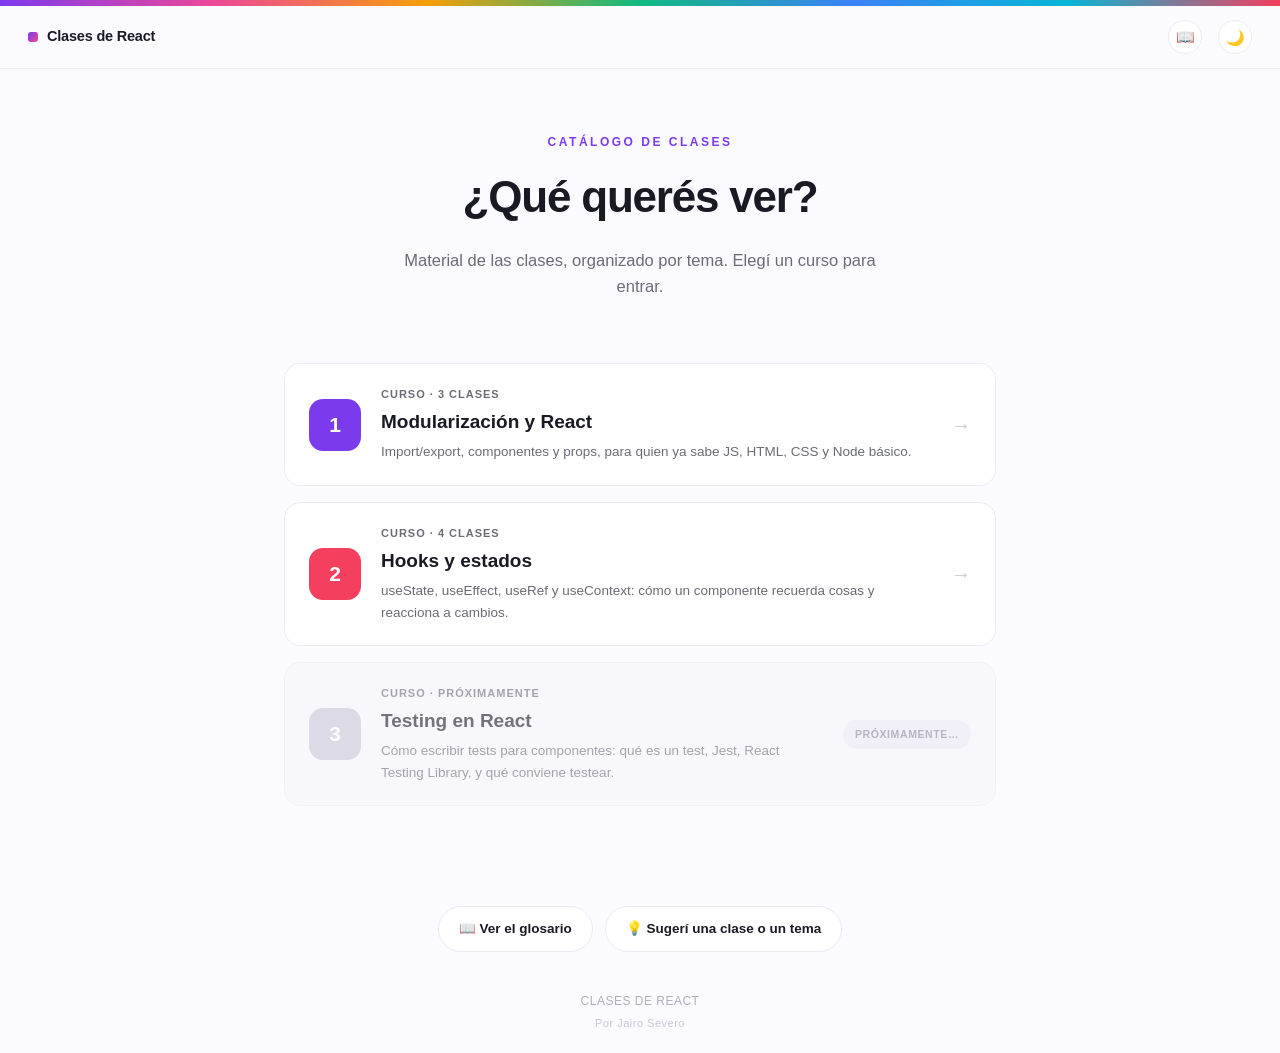
<file: index.html>
<!DOCTYPE html>
<html lang="es">
<head>
<meta charset="UTF-8">
<meta name="viewport" content="width=device-width, initial-scale=1.0">
<title>Clases de React</title>
<script>
  (function () {
    try {
      var t = localStorage.getItem('tema');
      if (!t) { t = (window.matchMedia && window.matchMedia('(prefers-color-scheme: dark)').matches) ? 'dark' : 'light'; }
      document.documentElement.setAttribute('data-theme', t);
    } catch (e) {}
  })();
</script>
<link rel="stylesheet" href="assets/style.css">
</head>
<body>

  <div class="barra-top"></div>
  <nav class="navbar">
    <span class="marca"><span class="punto"></span>Clases de React</span>
    <div class="navbar-derecha">
      <a class="glosario-link" href="glosario.html" title="Glosario">📖</a>
      <button id="temaToggle" class="tema-toggle" aria-label="Cambiar tema" title="Cambiar tema">🌙</button>
    </div>
  </nav>

  <div class="hero">
    <div class="kicker" style="display:flex;">Catálogo de clases</div>
    <h1>¿Qué querés ver?</h1>
    <p class="lead">Material de las clases, organizado por tema. Elegí un curso para entrar.</p>
  </div>

  <div class="card-grid">

    <a class="card-clase" href="modularizacion-y-react/index.html">
      <div class="num-grande" style="background:var(--purpura);">1</div>
      <div class="texto">
        <div class="eyebrow">Curso &middot; 3 clases</div>
        <h2>Modularización y React</h2>
        <p>Import/export, componentes y props, para quien ya sabe JS, HTML, CSS y Node básico.</p>
      </div>
      <div class="flecha">→</div>
    </a>

    <a class="card-clase" href="hooks-y-estados/index.html">
      <div class="num-grande" style="background:var(--rosado);">2</div>
      <div class="texto">
        <div class="eyebrow">Curso &middot; 4 clases</div>
        <h2>Hooks y estados</h2>
        <p>useState, useEffect, useRef y useContext: cómo un componente recuerda cosas y reacciona a cambios.</p>
      </div>
      <div class="flecha">→</div>
    </a>

    <div class="card-clase disabled" aria-disabled="true">
      <div class="num-grande" style="background:var(--disabled-badge);">3</div>
      <div class="texto">
        <div class="eyebrow">Curso &middot; próximamente</div>
        <h2>Testing en React</h2>
        <p>Cómo escribir tests para componentes: qué es un test, Jest, React Testing Library, y qué conviene testear.</p>
      </div>
      <span class="pill-proximamente">Próximamente&hellip;</span>
    </div>

  </div>

  <div class="sugerencia-cta">
    <a href="glosario.html">
      📖 Ver el glosario
    </a>
    <a href="https://github.com/jair4x/clases-para-la-clase/discussions/new?category=Ideas" target="_blank" rel="noopener">
      💡 Sugerí una clase o un tema
    </a>
  </div>

  <div class="pie-hub">
    CLASES DE REACT
    <span class="firma">Por Jairo Severo</span>
  </div>

  <script src="assets/theme.js" defer></script>

</body>
</html>
</file>
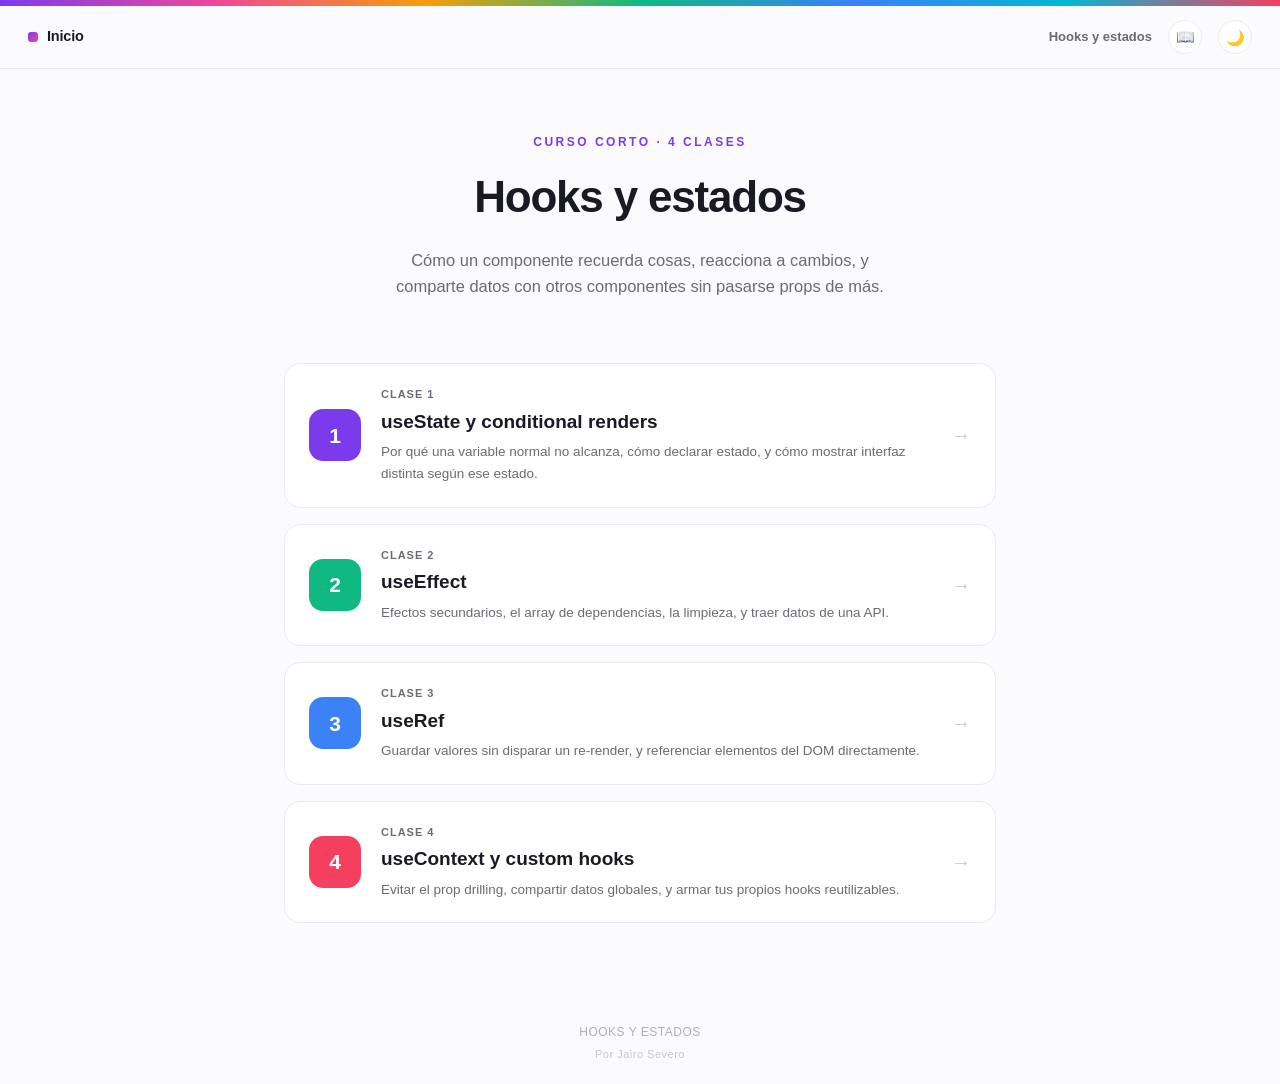
<file: hooks-y-estados/index.html>
<!DOCTYPE html>
<html lang="es">
<head>
<meta charset="UTF-8">
<meta name="viewport" content="width=device-width, initial-scale=1.0">
<title>Hooks y estados</title>
<script>
  (function () {
    try {
      var t = localStorage.getItem('tema');
      if (!t) { t = (window.matchMedia && window.matchMedia('(prefers-color-scheme: dark)').matches) ? 'dark' : 'light'; }
      document.documentElement.setAttribute('data-theme', t);
    } catch (e) {}
  })();
</script>
<link rel="stylesheet" href="../assets/style.css">
</head>
<body>

  <div class="barra-top"></div>
  <nav class="navbar">
    <a class="marca" href="../index.html"><span class="punto"></span>Inicio</a>
    <div class="navbar-derecha">

      <span class="miga">Hooks y estados</span>

      <a class="glosario-link" href="../glosario.html" title="Glosario">📖</a>
      <button id="temaToggle" class="tema-toggle" aria-label="Cambiar tema" title="Cambiar tema">🌙</button>

    </div>
  </nav>

  <div class="hero">
    <div class="kicker" style="display:flex;">Curso corto &middot; 4 clases</div>
    <h1>Hooks y estados</h1>
    <p class="lead">Cómo un componente recuerda cosas, reacciona a cambios, y comparte datos con otros componentes sin pasarse props de más.</p>
  </div>

  <div class="card-grid">

    <a class="card-clase" href="clase-1.html">
      <div class="num-grande" style="background:var(--purpura);">1</div>
      <div class="texto">
        <div class="eyebrow">Clase 1</div>
        <h2>useState y conditional renders</h2>
        <p>Por qué una variable normal no alcanza, cómo declarar estado, y cómo mostrar interfaz distinta según ese estado.</p>
      </div>
      <div class="flecha">→</div>
    </a>

    <a class="card-clase" href="clase-2.html">
      <div class="num-grande" style="background:var(--verde);">2</div>
      <div class="texto">
        <div class="eyebrow">Clase 2</div>
        <h2>useEffect</h2>
        <p>Efectos secundarios, el array de dependencias, la limpieza, y traer datos de una API.</p>
      </div>
      <div class="flecha">→</div>
    </a>

    <a class="card-clase" href="clase-3.html">
      <div class="num-grande" style="background:var(--azul);">3</div>
      <div class="texto">
        <div class="eyebrow">Clase 3</div>
        <h2>useRef</h2>
        <p>Guardar valores sin disparar un re-render, y referenciar elementos del DOM directamente.</p>
      </div>
      <div class="flecha">→</div>
    </a>

    <a class="card-clase" href="clase-4.html">
      <div class="num-grande" style="background:var(--rosado);">4</div>
      <div class="texto">
        <div class="eyebrow">Clase 4</div>
        <h2>useContext y custom hooks</h2>
        <p>Evitar el prop drilling, compartir datos globales, y armar tus propios hooks reutilizables.</p>
      </div>
      <div class="flecha">→</div>
    </a>

  </div>

  <div class="pie-hub">
    HOOKS Y ESTADOS
    <span class="firma">Por Jairo Severo</span>
  </div>

  <script src="../assets/theme.js" defer></script>

</body>
</html>
</file>
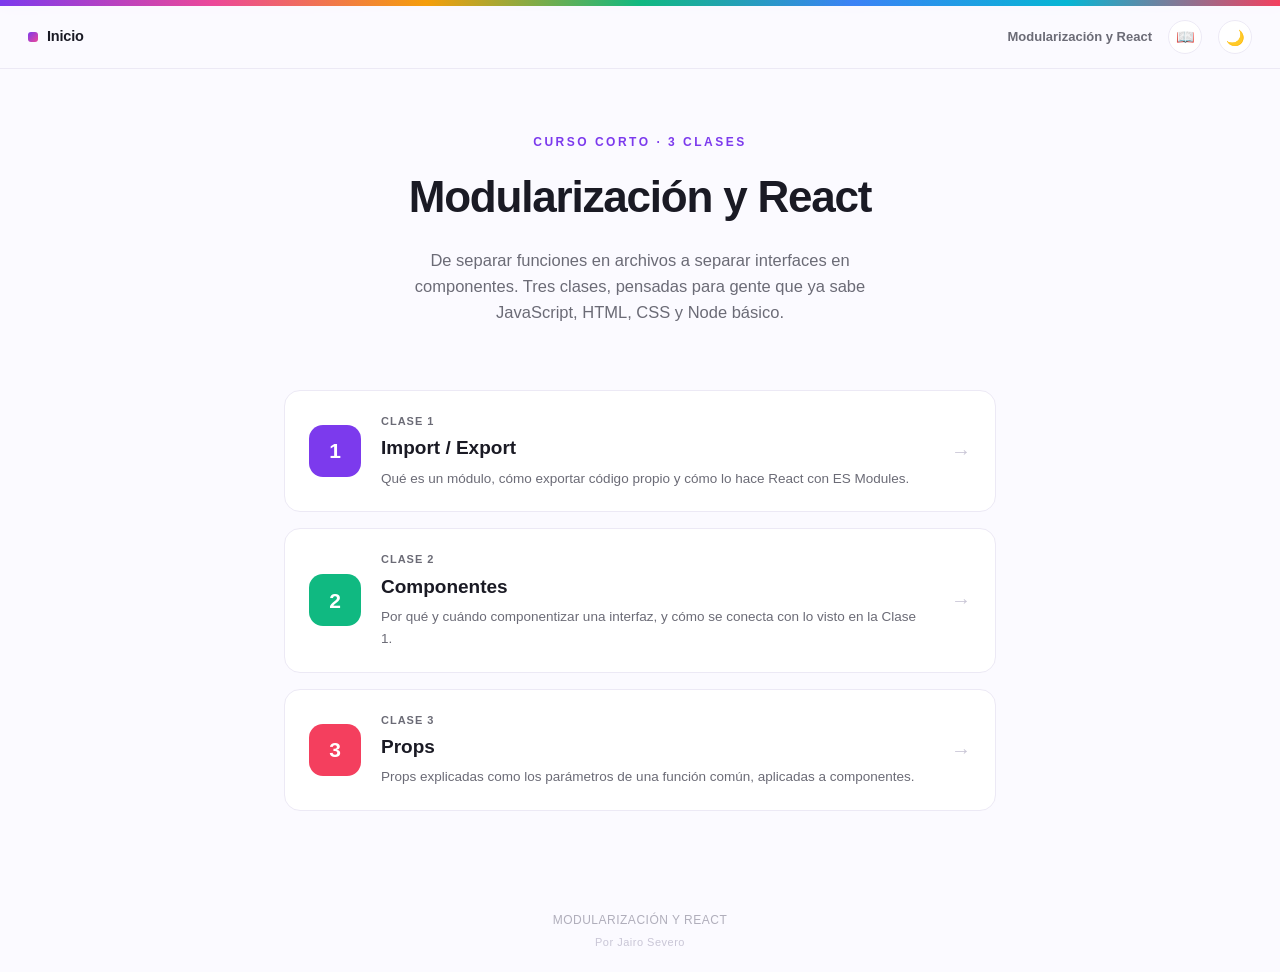
<file: modularizacion-y-react/index.html>
<!DOCTYPE html>
<html lang="es">
<head>
<meta charset="UTF-8">
<meta name="viewport" content="width=device-width, initial-scale=1.0">
<title>Modularización y React</title>
<script>
  (function () {
    try {
      var t = localStorage.getItem('tema');
      if (!t) { t = (window.matchMedia && window.matchMedia('(prefers-color-scheme: dark)').matches) ? 'dark' : 'light'; }
      document.documentElement.setAttribute('data-theme', t);
    } catch (e) {}
  })();
</script>
<link rel="stylesheet" href="../assets/style.css">
</head>
<body>

  <div class="barra-top"></div>
  <nav class="navbar">
    <a class="marca" href="../index.html"><span class="punto"></span>Inicio</a>
    <div class="navbar-derecha">

      <span class="miga">Modularización y React</span>

      <a class="glosario-link" href="../glosario.html" title="Glosario">📖</a>
      <button id="temaToggle" class="tema-toggle" aria-label="Cambiar tema" title="Cambiar tema">🌙</button>

    </div>
  </nav>

  <div class="hero">
    <div class="kicker" style="display:flex;">Curso corto &middot; 3 clases</div>
    <h1>Modularización y React</h1>
    <p class="lead">De separar funciones en archivos a separar interfaces en componentes. Tres clases, pensadas para gente que ya sabe JavaScript, HTML, CSS y Node básico.</p>
  </div>

  <div class="card-grid">

    <a class="card-clase" href="clase-1.html">
      <div class="num-grande" style="background:var(--purpura);">1</div>
      <div class="texto">
        <div class="eyebrow">Clase 1</div>
        <h2>Import / Export</h2>
        <p>Qué es un módulo, cómo exportar código propio y cómo lo hace React con ES Modules.</p>
      </div>
      <div class="flecha">→</div>
    </a>

    <a class="card-clase" href="clase-2.html">
      <div class="num-grande" style="background:var(--verde);">2</div>
      <div class="texto">
        <div class="eyebrow">Clase 2</div>
        <h2>Componentes</h2>
        <p>Por qué y cuándo componentizar una interfaz, y cómo se conecta con lo visto en la Clase 1.</p>
      </div>
      <div class="flecha">→</div>
    </a>

    <a class="card-clase" href="clase-3.html">
      <div class="num-grande" style="background:var(--rosado);">3</div>
      <div class="texto">
        <div class="eyebrow">Clase 3</div>
        <h2>Props</h2>
        <p>Props explicadas como los parámetros de una función común, aplicadas a componentes.</p>
      </div>
      <div class="flecha">→</div>
    </a>

  </div>

  <div class="pie-hub">
    MODULARIZACIÓN Y REACT
    <span class="firma">Por Jairo Severo</span>
  </div>

  <script src="../assets/theme.js" defer></script>

</body>
</html>
</file>
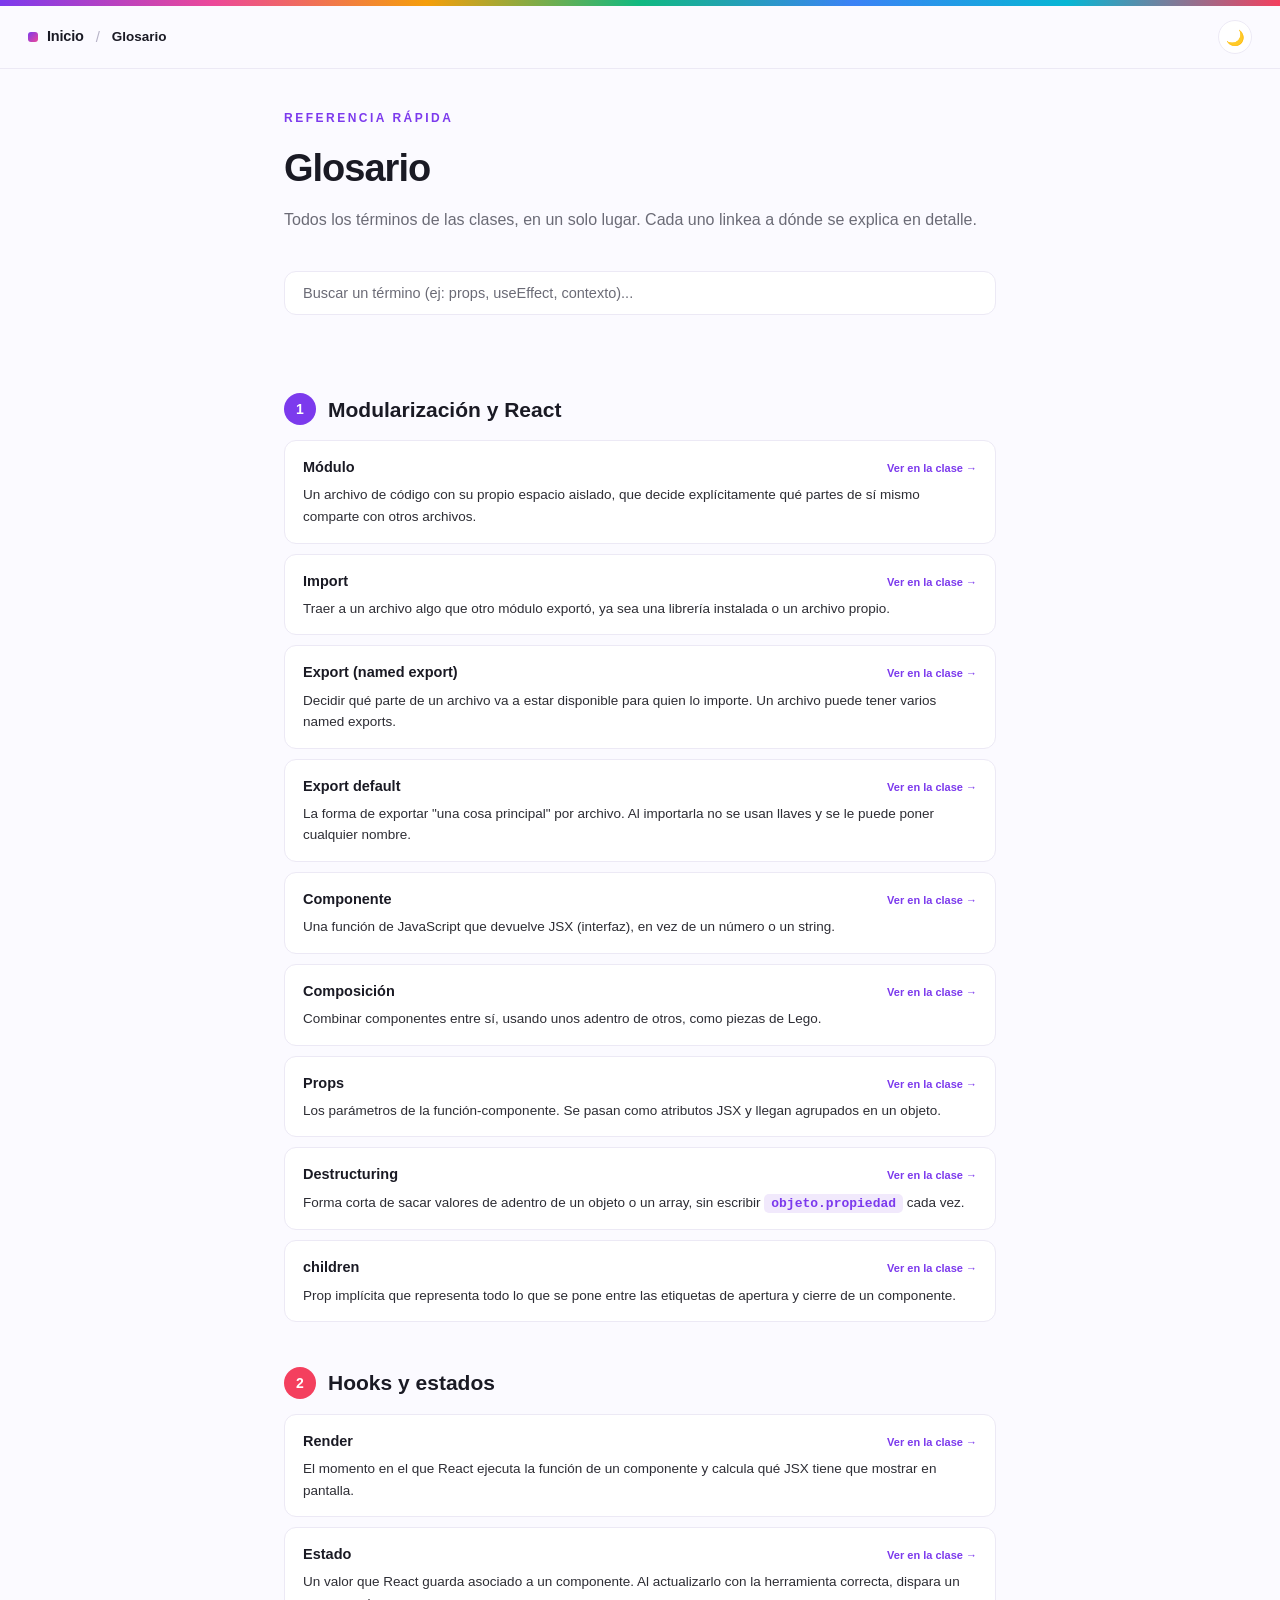
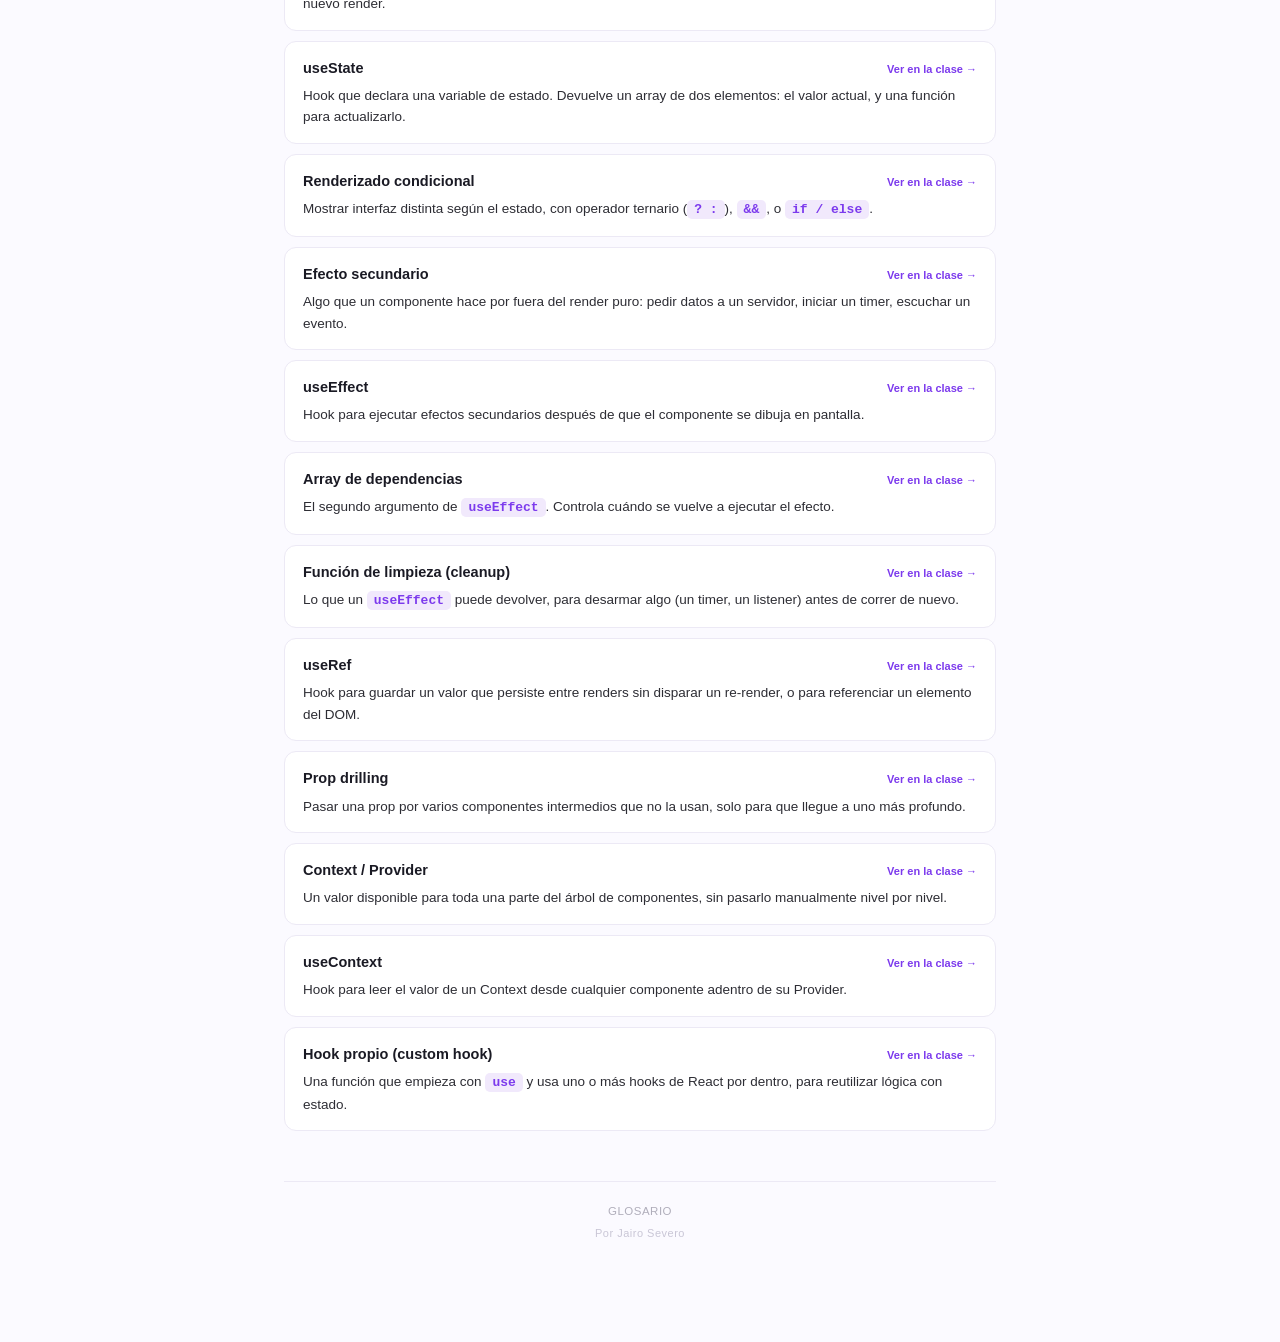
<file: glosario.html>
<!DOCTYPE html>
<html lang="es">
<head>
<meta charset="UTF-8">
<meta name="viewport" content="width=device-width, initial-scale=1.0">
<title>Glosario</title>
<script>
  (function () {
    try {
      var t = localStorage.getItem('tema');
      if (!t) { t = (window.matchMedia && window.matchMedia('(prefers-color-scheme: dark)').matches) ? 'dark' : 'light'; }
      document.documentElement.setAttribute('data-theme', t);
    } catch (e) {}
  })();
</script>
<link rel="stylesheet" href="assets/style.css">
</head>
<body>

  <div class="barra-top"></div>
  <nav class="navbar">
    <div class="miga-grupo">
      <a class="marca" href="index.html"><span class="punto"></span>Inicio</a>
      <span class="miga-sep">/</span>
      <span class="miga-link">Glosario</span>
    </div>
    <div class="navbar-derecha">
      <button id="temaToggle" class="tema-toggle" aria-label="Cambiar tema" title="Cambiar tema">🌙</button>
    </div>
  </nav>

  <div class="contenedor">

    <div class="kicker">Referencia rápida</div>
    <h1 class="titulo">Glosario</h1>
    <p class="subtitulo">Todos los términos de las clases, en un solo lugar. Cada uno linkea a dónde se explica en detalle.</p>

    <input type="text" id="filtroGlosario" class="glosario-filtro" placeholder="Buscar un término (ej: props, useEffect, contexto)...">

    <section class="glosario-grupo">
    <h2><span class="badge" style="background:#7c3aed;">1</span>Modularización y React</h2>

    <div class="termino">
      <div class="nombre-termino">
        <strong>Módulo</strong>
        <a class="ver-clase" href="modularizacion-y-react/clase-1.html#s1">Ver en la clase →</a>
      </div>
      <p>Un archivo de código con su propio espacio aislado, que decide explícitamente qué partes de sí mismo comparte con otros archivos.</p>
    </div>

    <div class="termino">
      <div class="nombre-termino">
        <strong>Import</strong>
        <a class="ver-clase" href="modularizacion-y-react/clase-1.html#s2">Ver en la clase →</a>
      </div>
      <p>Traer a un archivo algo que otro módulo exportó, ya sea una librería instalada o un archivo propio.</p>
    </div>

    <div class="termino">
      <div class="nombre-termino">
        <strong>Export (named export)</strong>
        <a class="ver-clase" href="modularizacion-y-react/clase-1.html#s3">Ver en la clase →</a>
      </div>
      <p>Decidir qué parte de un archivo va a estar disponible para quien lo importe. Un archivo puede tener varios named exports.</p>
    </div>

    <div class="termino">
      <div class="nombre-termino">
        <strong>Export default</strong>
        <a class="ver-clase" href="modularizacion-y-react/clase-1.html#s6">Ver en la clase →</a>
      </div>
      <p>La forma de exportar "una cosa principal" por archivo. Al importarla no se usan llaves y se le puede poner cualquier nombre.</p>
    </div>

    <div class="termino">
      <div class="nombre-termino">
        <strong>Componente</strong>
        <a class="ver-clase" href="modularizacion-y-react/clase-2.html#s1">Ver en la clase →</a>
      </div>
      <p>Una función de JavaScript que devuelve JSX (interfaz), en vez de un número o un string.</p>
    </div>

    <div class="termino">
      <div class="nombre-termino">
        <strong>Composición</strong>
        <a class="ver-clase" href="modularizacion-y-react/clase-2.html#s5">Ver en la clase →</a>
      </div>
      <p>Combinar componentes entre sí, usando unos adentro de otros, como piezas de Lego.</p>
    </div>

    <div class="termino">
      <div class="nombre-termino">
        <strong>Props</strong>
        <a class="ver-clase" href="modularizacion-y-react/clase-3.html#s2">Ver en la clase →</a>
      </div>
      <p>Los parámetros de la función-componente. Se pasan como atributos JSX y llegan agrupados en un objeto.</p>
    </div>

    <div class="termino">
      <div class="nombre-termino">
        <strong>Destructuring</strong>
        <a class="ver-clase" href="modularizacion-y-react/clase-3.html#s2">Ver en la clase →</a>
      </div>
      <p>Forma corta de sacar valores de adentro de un objeto o un array, sin escribir <code class="inline">objeto.propiedad</code> cada vez.</p>
    </div>

    <div class="termino">
      <div class="nombre-termino">
        <strong>children</strong>
        <a class="ver-clase" href="modularizacion-y-react/clase-3.html#s5">Ver en la clase →</a>
      </div>
      <p>Prop implícita que representa todo lo que se pone entre las etiquetas de apertura y cierre de un componente.</p>
    </div>

    </section>

    <section class="glosario-grupo">
    <h2><span class="badge" style="background:#f43f5e;">2</span>Hooks y estados</h2>

    <div class="termino">
      <div class="nombre-termino">
        <strong>Render</strong>
        <a class="ver-clase" href="hooks-y-estados/clase-1.html#s1">Ver en la clase →</a>
      </div>
      <p>El momento en el que React ejecuta la función de un componente y calcula qué JSX tiene que mostrar en pantalla.</p>
    </div>

    <div class="termino">
      <div class="nombre-termino">
        <strong>Estado</strong>
        <a class="ver-clase" href="hooks-y-estados/clase-1.html#s3">Ver en la clase →</a>
      </div>
      <p>Un valor que React guarda asociado a un componente. Al actualizarlo con la herramienta correcta, dispara un nuevo render.</p>
    </div>

    <div class="termino">
      <div class="nombre-termino">
        <strong>useState</strong>
        <a class="ver-clase" href="hooks-y-estados/clase-1.html#s3">Ver en la clase →</a>
      </div>
      <p>Hook que declara una variable de estado. Devuelve un array de dos elementos: el valor actual, y una función para actualizarlo.</p>
    </div>

    <div class="termino">
      <div class="nombre-termino">
        <strong>Renderizado condicional</strong>
        <a class="ver-clase" href="hooks-y-estados/clase-1.html#s6">Ver en la clase →</a>
      </div>
      <p>Mostrar interfaz distinta según el estado, con operador ternario (<code class="inline">? :</code>), <code class="inline">&amp;&amp;</code>, o <code class="inline">if / else</code>.</p>
    </div>

    <div class="termino">
      <div class="nombre-termino">
        <strong>Efecto secundario</strong>
        <a class="ver-clase" href="hooks-y-estados/clase-2.html#s1">Ver en la clase →</a>
      </div>
      <p>Algo que un componente hace por fuera del render puro: pedir datos a un servidor, iniciar un timer, escuchar un evento.</p>
    </div>

    <div class="termino">
      <div class="nombre-termino">
        <strong>useEffect</strong>
        <a class="ver-clase" href="hooks-y-estados/clase-2.html#s2">Ver en la clase →</a>
      </div>
      <p>Hook para ejecutar efectos secundarios después de que el componente se dibuja en pantalla.</p>
    </div>

    <div class="termino">
      <div class="nombre-termino">
        <strong>Array de dependencias</strong>
        <a class="ver-clase" href="hooks-y-estados/clase-2.html#s3">Ver en la clase →</a>
      </div>
      <p>El segundo argumento de <code class="inline">useEffect</code>. Controla cuándo se vuelve a ejecutar el efecto.</p>
    </div>

    <div class="termino">
      <div class="nombre-termino">
        <strong>Función de limpieza (cleanup)</strong>
        <a class="ver-clase" href="hooks-y-estados/clase-2.html#s4">Ver en la clase →</a>
      </div>
      <p>Lo que un <code class="inline">useEffect</code> puede devolver, para desarmar algo (un timer, un listener) antes de correr de nuevo.</p>
    </div>

    <div class="termino">
      <div class="nombre-termino">
        <strong>useRef</strong>
        <a class="ver-clase" href="hooks-y-estados/clase-3.html#s2">Ver en la clase →</a>
      </div>
      <p>Hook para guardar un valor que persiste entre renders sin disparar un re-render, o para referenciar un elemento del DOM.</p>
    </div>

    <div class="termino">
      <div class="nombre-termino">
        <strong>Prop drilling</strong>
        <a class="ver-clase" href="hooks-y-estados/clase-4.html#s1">Ver en la clase →</a>
      </div>
      <p>Pasar una prop por varios componentes intermedios que no la usan, solo para que llegue a uno más profundo.</p>
    </div>

    <div class="termino">
      <div class="nombre-termino">
        <strong>Context / Provider</strong>
        <a class="ver-clase" href="hooks-y-estados/clase-4.html#s2">Ver en la clase →</a>
      </div>
      <p>Un valor disponible para toda una parte del árbol de componentes, sin pasarlo manualmente nivel por nivel.</p>
    </div>

    <div class="termino">
      <div class="nombre-termino">
        <strong>useContext</strong>
        <a class="ver-clase" href="hooks-y-estados/clase-4.html#s3">Ver en la clase →</a>
      </div>
      <p>Hook para leer el valor de un Context desde cualquier componente adentro de su Provider.</p>
    </div>

    <div class="termino">
      <div class="nombre-termino">
        <strong>Hook propio (custom hook)</strong>
        <a class="ver-clase" href="hooks-y-estados/clase-4.html#s4">Ver en la clase →</a>
      </div>
      <p>Una función que empieza con <code class="inline">use</code> y usa uno o más hooks de React por dentro, para reutilizar lógica con estado.</p>
    </div>

    </section>

    <p id="sinResultados" class="playground-nota" style="display:none; text-align:center; margin-top:20px;">No se encontró ningún término con eso.</p>

    <div class="pie">
      GLOSARIO
      <span class="firma">Por Jairo Severo</span>
    </div>

  </div>

  <script src="assets/theme.js" defer></script>
  <script>
    document.getElementById('filtroGlosario').addEventListener('input', function (e) {
      var q = e.target.value.trim().toLowerCase();
      var visibles = 0;
      document.querySelectorAll('.glosario-grupo').forEach(function (grupo) {
        var visiblesEnGrupo = 0;
        grupo.querySelectorAll('.termino').forEach(function (el) {
          var coincide = el.textContent.toLowerCase().indexOf(q) !== -1;
          el.classList.toggle('oculto', !coincide);
          if (coincide) visiblesEnGrupo++;
        });
        grupo.style.display = visiblesEnGrupo === 0 ? 'none' : '';
        visibles += visiblesEnGrupo;
      });
      document.getElementById('sinResultados').style.display = visibles === 0 ? 'block' : 'none';
    });
  </script>

</body>
</html>
</file>
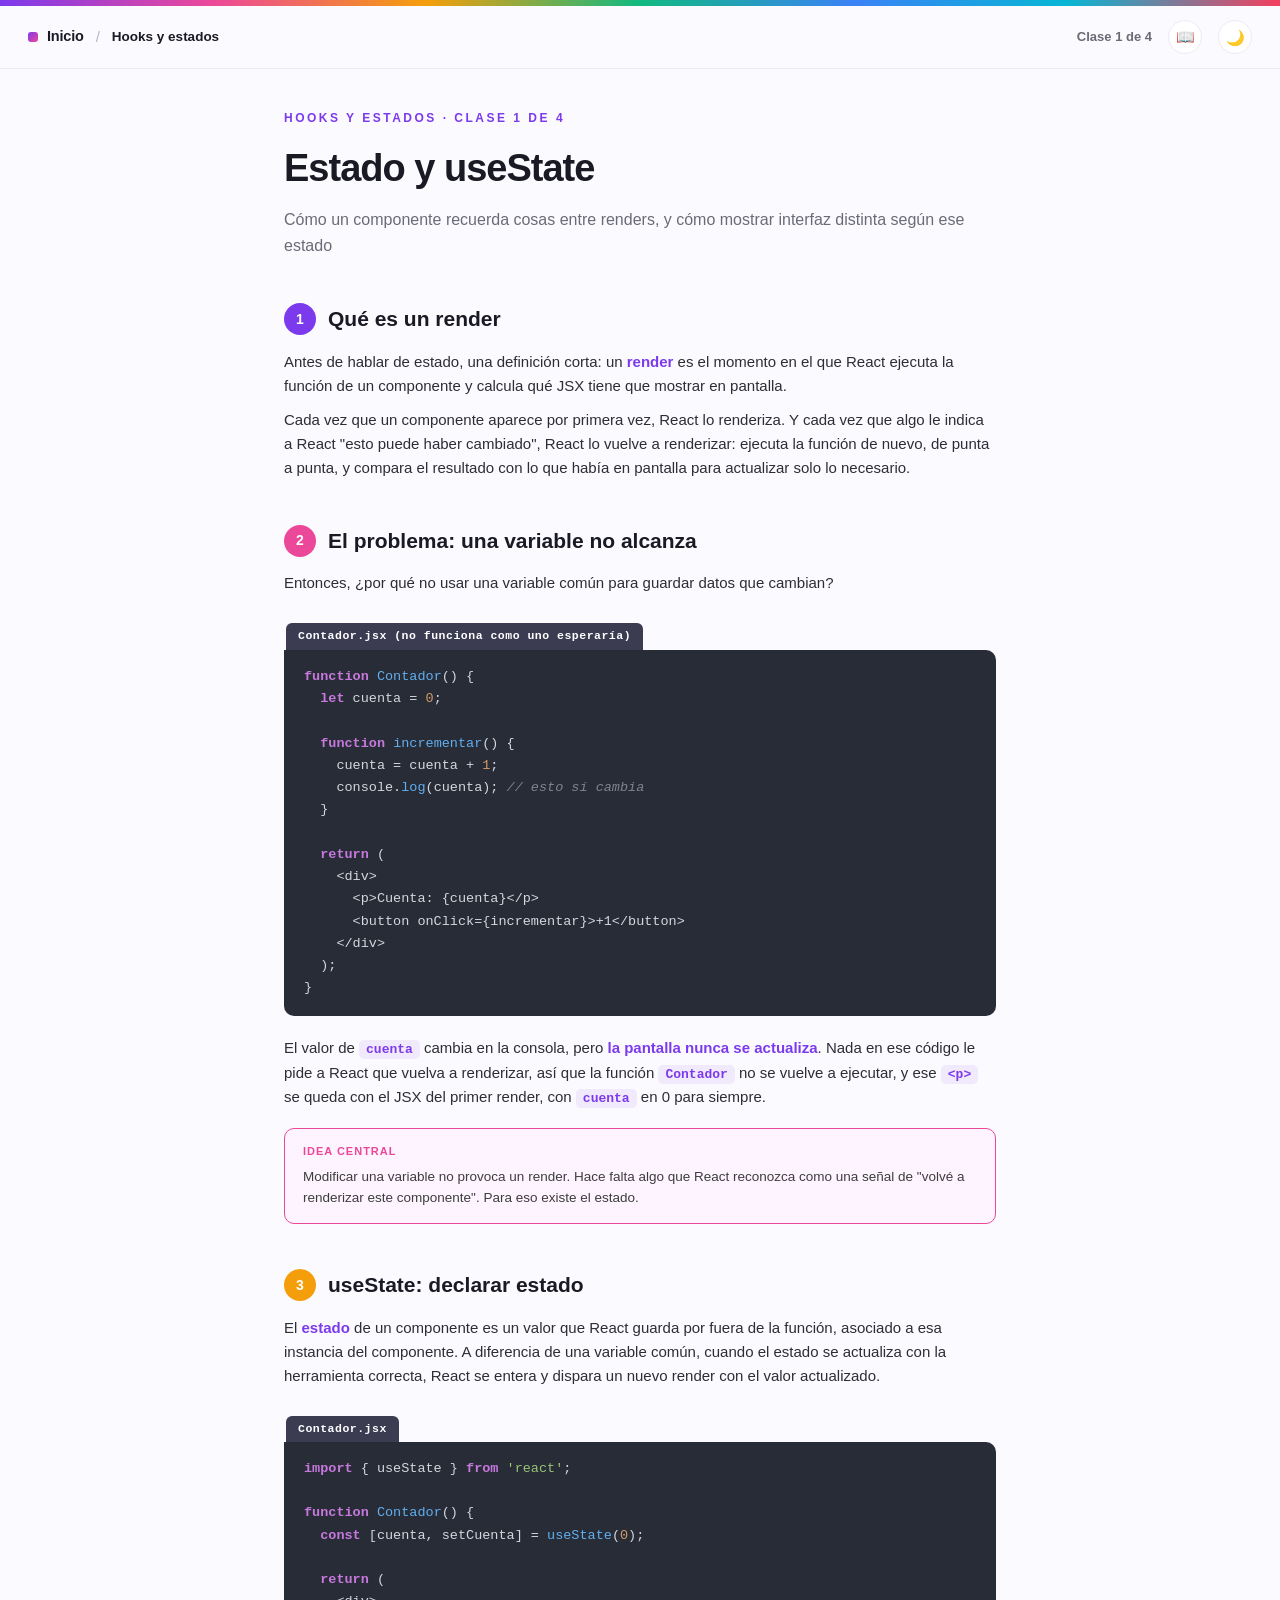
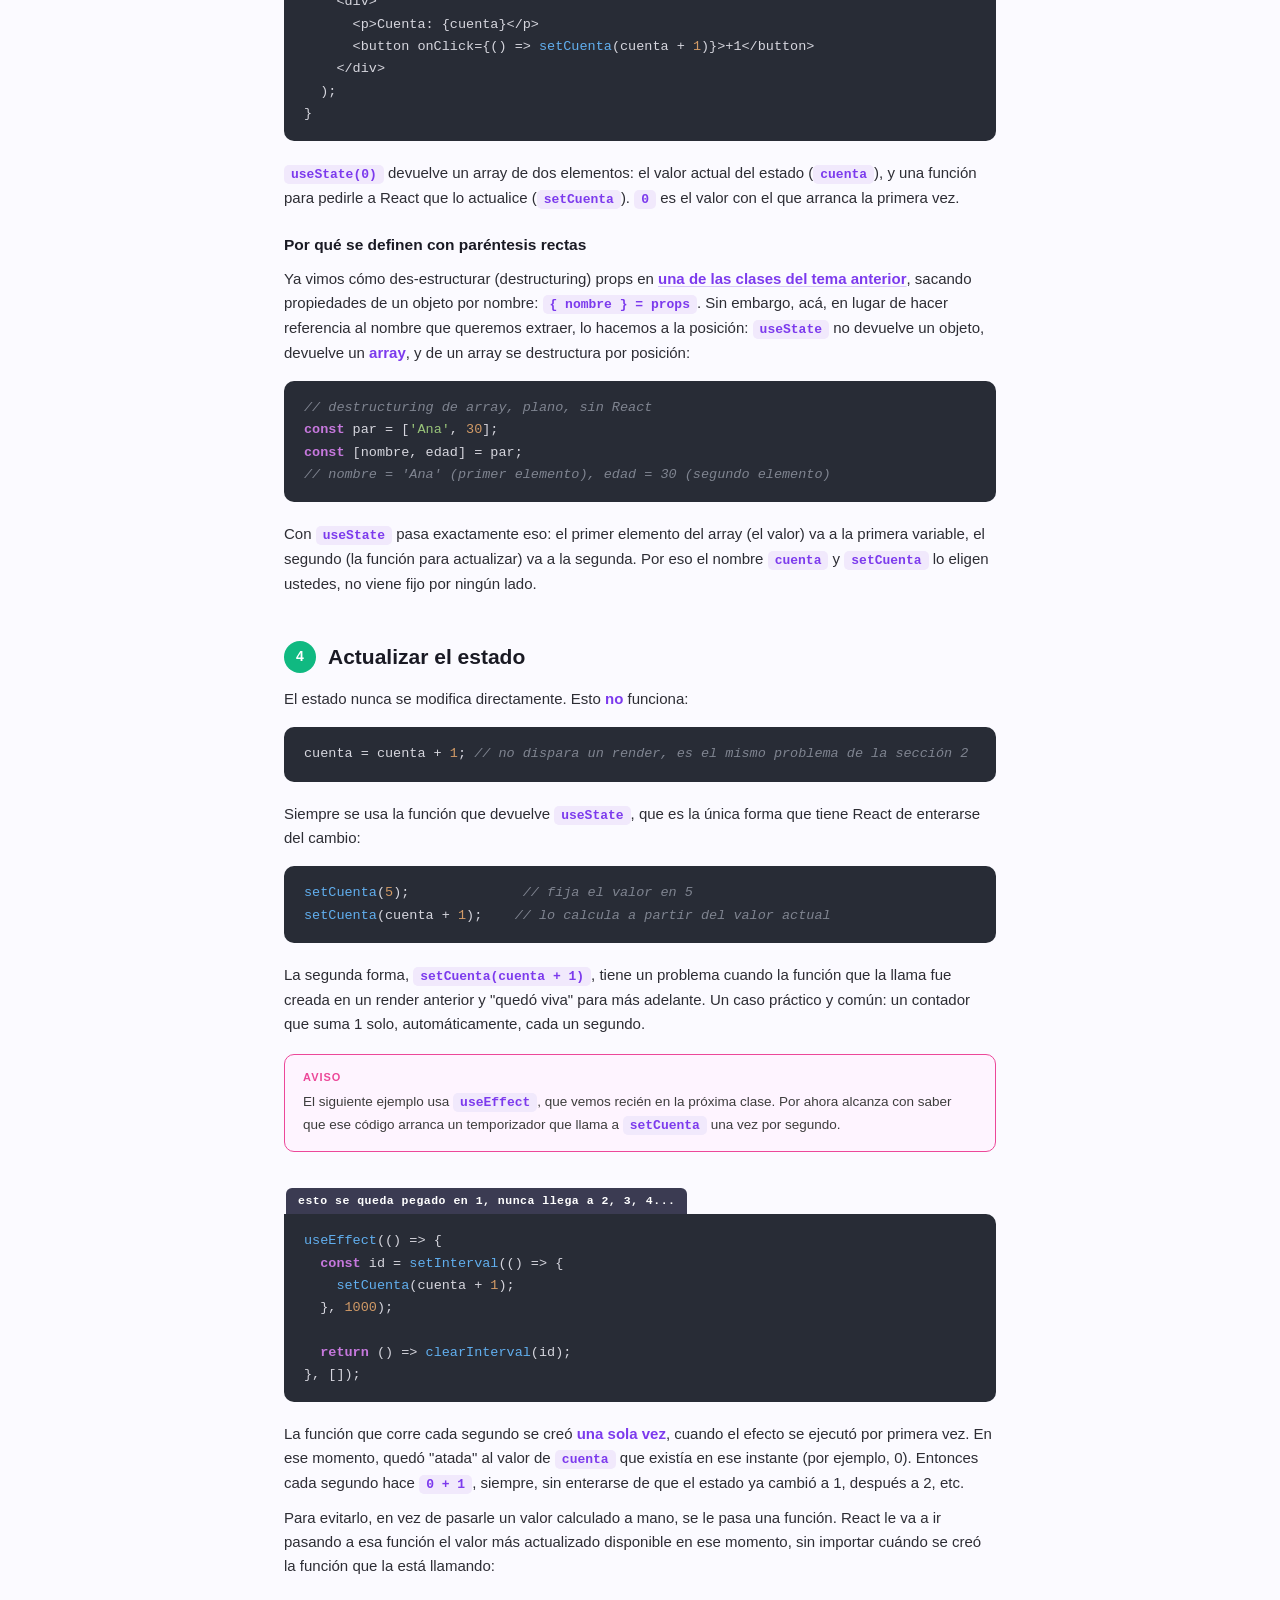
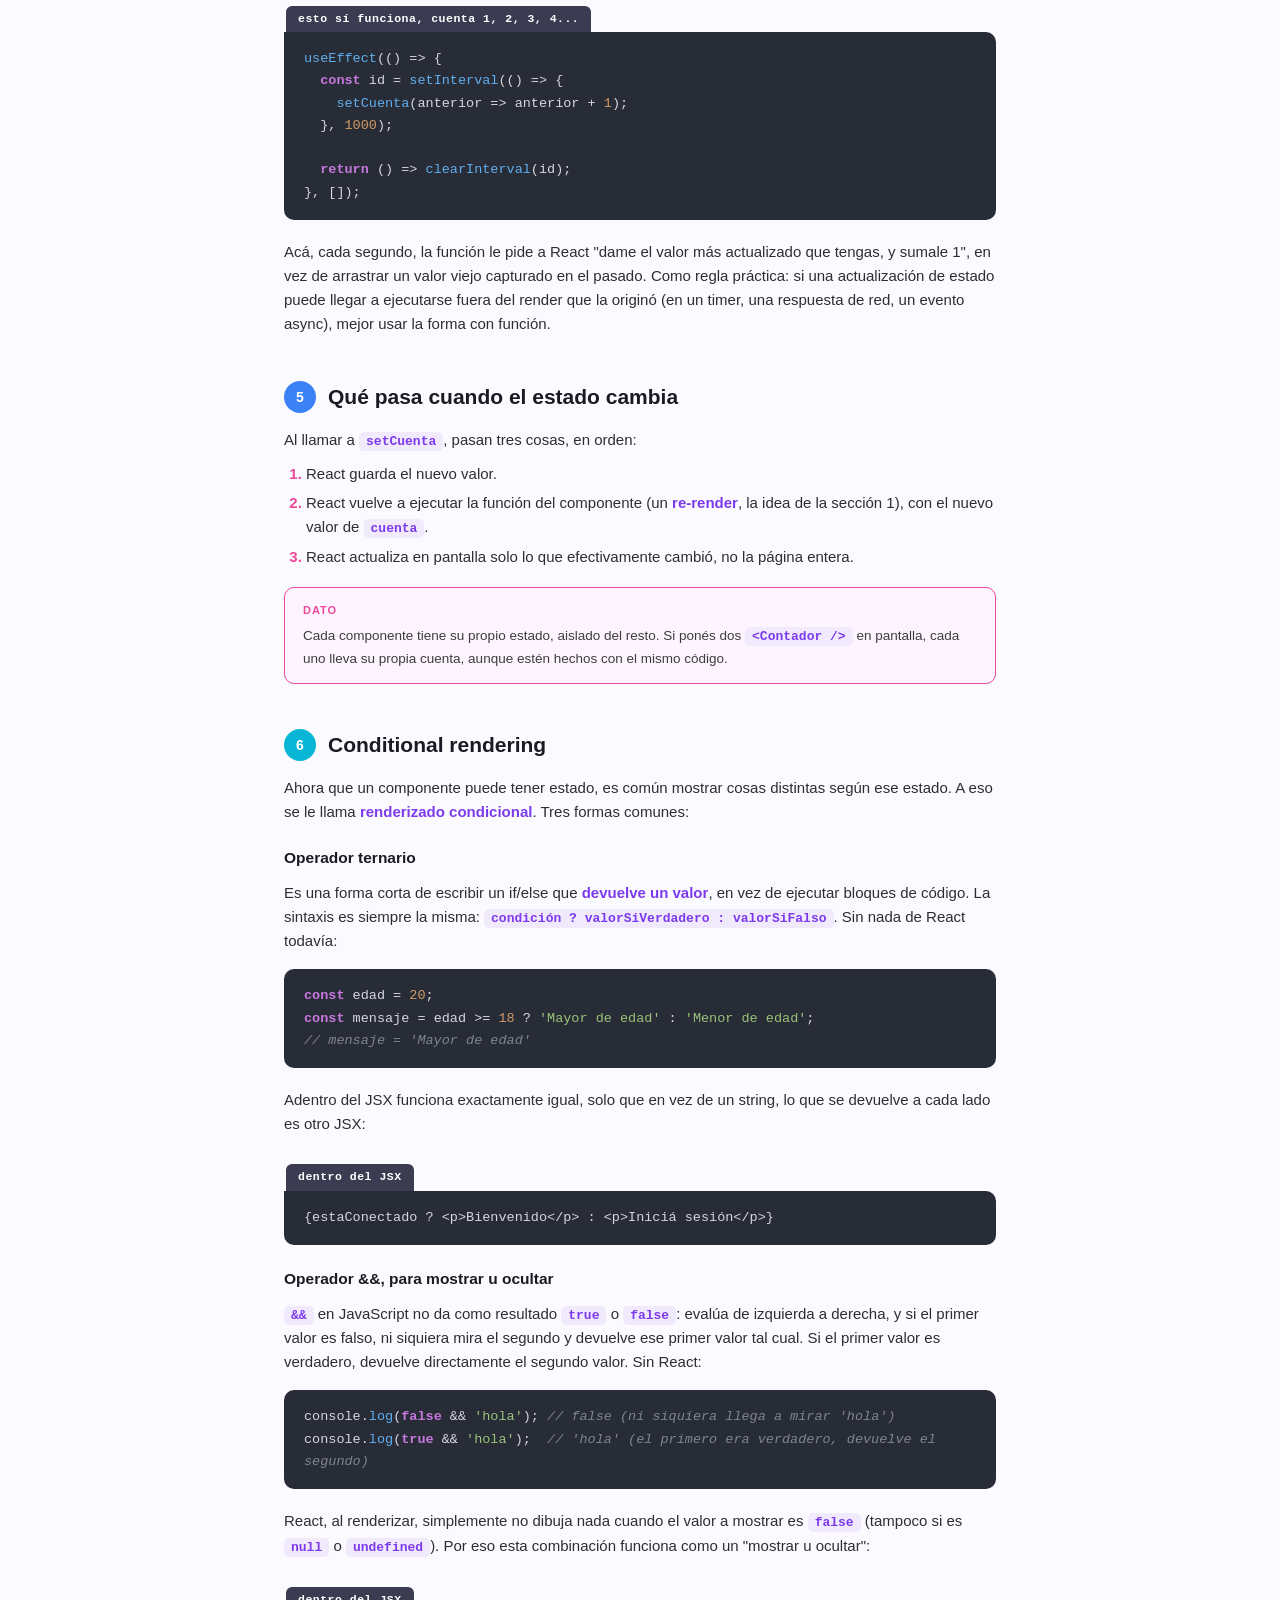
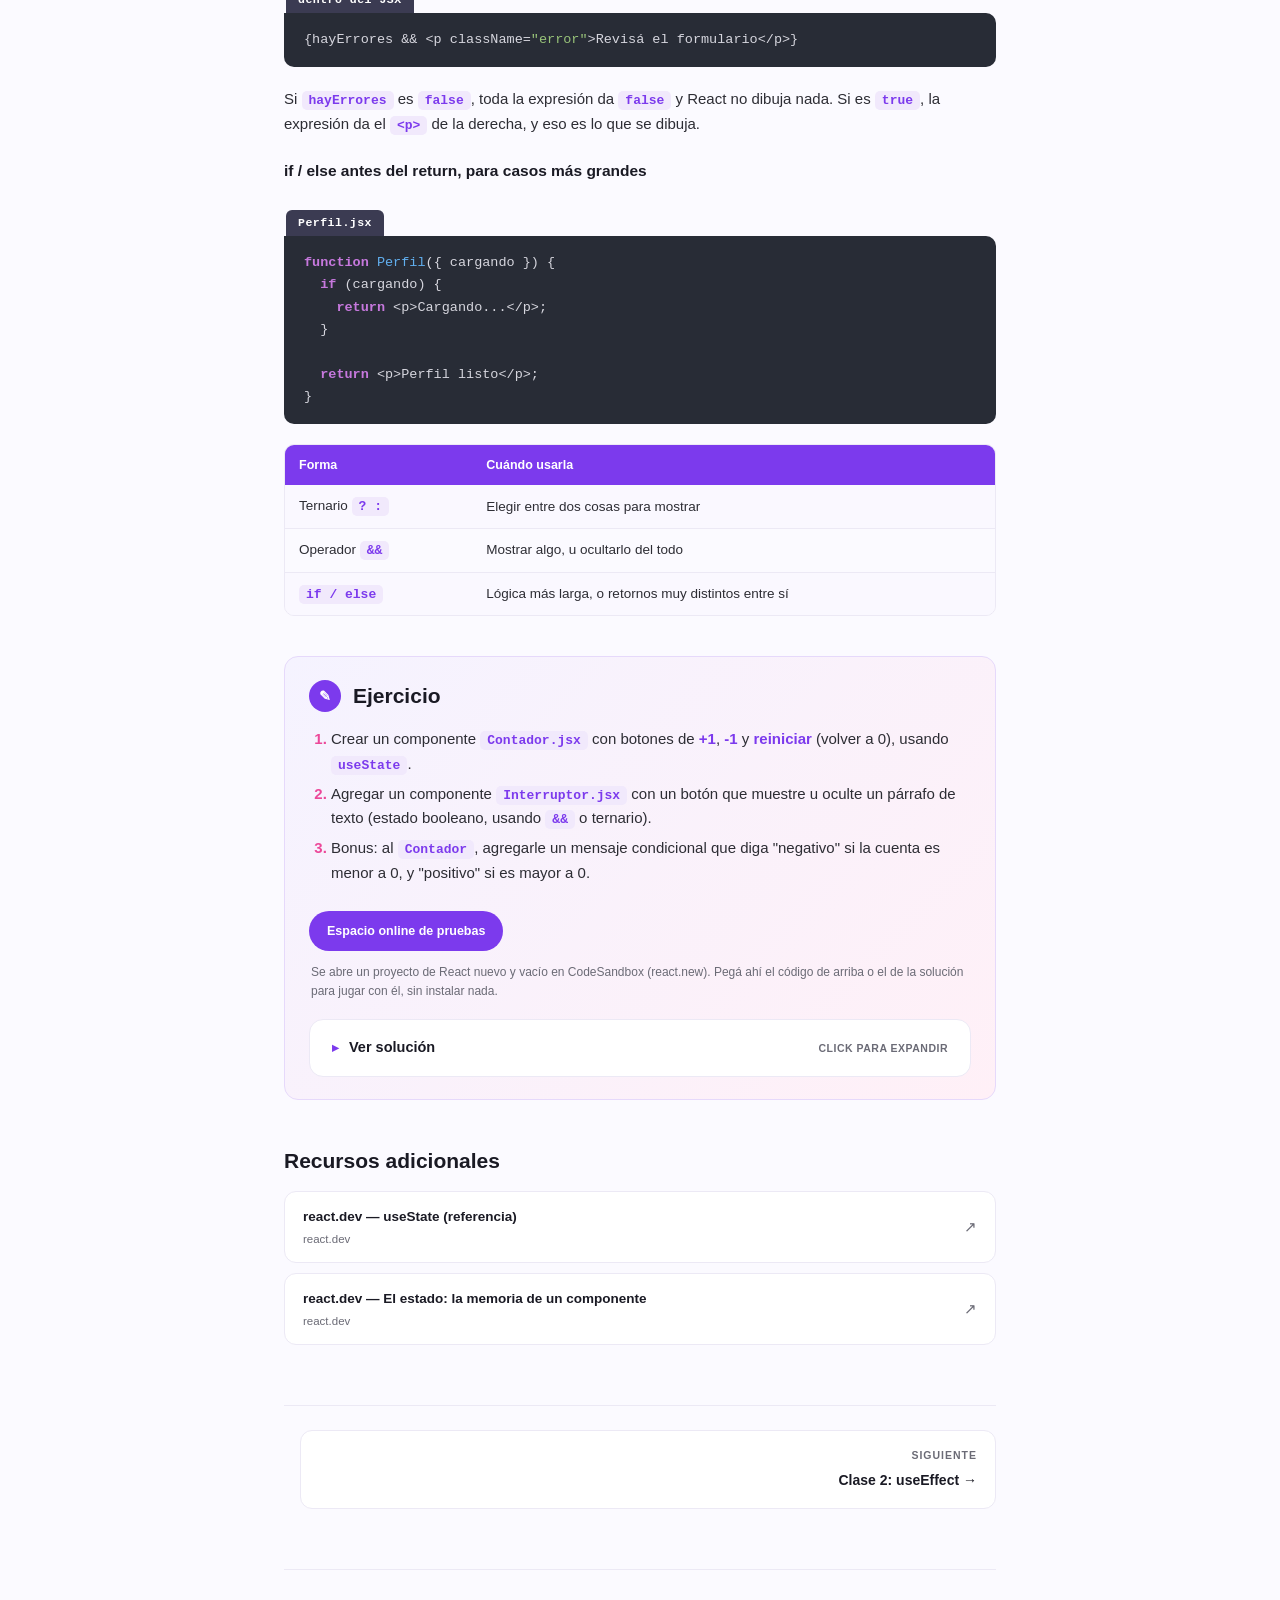
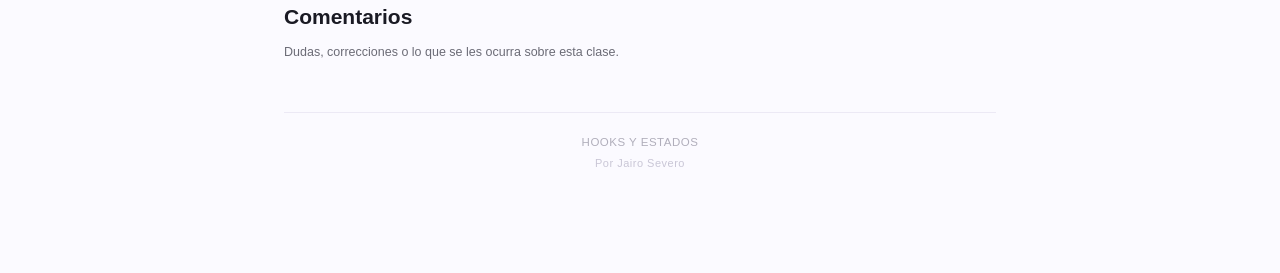
<file: hooks-y-estados/clase-1.html>
<!DOCTYPE html>
<html lang="es">
<head>
<meta charset="UTF-8">
<meta name="viewport" content="width=device-width, initial-scale=1.0">
<title>Clase 1 · useState y conditional renders</title>
<script>
  (function () {
    try {
      var t = localStorage.getItem('tema');
      if (!t) { t = (window.matchMedia && window.matchMedia('(prefers-color-scheme: dark)').matches) ? 'dark' : 'light'; }
      document.documentElement.setAttribute('data-theme', t);
    } catch (e) {}
  })();
</script>
<link rel="stylesheet" href="../assets/style.css">
</head>
<body>

  <div class="barra-top"></div>
  <nav class="navbar">
    <div class="miga-grupo">
      <a class="marca" href="../index.html"><span class="punto"></span>Inicio</a>
      <span class="miga-sep">/</span>
      <a class="miga-link" href="index.html">Hooks y estados</a>
    </div>
    <div class="navbar-derecha">

      <span class="miga">Clase 1 de 4</span>

      <a class="glosario-link" href="../glosario.html" title="Glosario">📖</a>
      <button id="temaToggle" class="tema-toggle" aria-label="Cambiar tema" title="Cambiar tema">🌙</button>

    </div>
  </nav>

  <div class="contenedor">

    <div class="kicker">Hooks y estados &middot; Clase 1 de 4</div>
    <h1 class="titulo">Estado y useState</h1>
    <p class="subtitulo">Cómo un componente recuerda cosas entre renders, y cómo mostrar interfaz distinta según ese estado</p>

    <h2 id="s1"><span class="badge" style="background:#7c3aed;">1</span>Qué es un render</h2>
    <p>Antes de hablar de estado, una definición corta: un <strong>render</strong> es el momento en el que React ejecuta la función de un componente y calcula qué JSX tiene que mostrar en pantalla.</p>
    <p>Cada vez que un componente aparece por primera vez, React lo renderiza. Y cada vez que algo le indica a React "esto puede haber cambiado", React lo vuelve a renderizar: ejecuta la función de nuevo, de punta a punta, y compara el resultado con lo que había en pantalla para actualizar solo lo necesario.</p>

    <h2 id="s2"><span class="badge" style="background:#ec4899;">2</span>El problema: una variable no alcanza</h2>
    <p>Entonces, ¿por qué no usar una variable común para guardar datos que cambian?</p>

    <div class="code-label">Contador.jsx (no funciona como uno esperaría)</div>
    <pre><span class="kw">function</span> <span class="fn">Contador</span>() {
  <span class="kw">let</span> cuenta = <span class="num">0</span>;

  <span class="kw">function</span> <span class="fn">incrementar</span>() {
    cuenta = cuenta + <span class="num">1</span>;
    console.<span class="fn">log</span>(cuenta); <span class="cm">// esto sí cambia</span>
  }

  <span class="kw">return</span> (
    &lt;div&gt;
      &lt;p&gt;Cuenta: {cuenta}&lt;/p&gt;
      &lt;button onClick={incrementar}&gt;+1&lt;/button&gt;
    &lt;/div&gt;
  );
}</pre>

    <p>El valor de <code class="inline">cuenta</code> cambia en la consola, pero <strong>la pantalla nunca se actualiza</strong>. Nada en ese código le pide a React que vuelva a renderizar, así que la función <code class="inline">Contador</code> no se vuelve a ejecutar, y ese <code class="inline">&lt;p&gt;</code> se queda con el JSX del primer render, con <code class="inline">cuenta</code> en 0 para siempre.</p>

    <div class="nota">
      <span class="etiqueta">Idea central</span>
      Modificar una variable no provoca un render. Hace falta algo que React reconozca como una señal de "volvé a renderizar este componente". Para eso existe el estado.
    </div>

    <h2 id="s3"><span class="badge" style="background:#f59e0b;">3</span>useState: declarar estado</h2>
    <p>El <strong>estado</strong> de un componente es un valor que React guarda por fuera de la función, asociado a esa instancia del componente. A diferencia de una variable común, cuando el estado se actualiza con la herramienta correcta, React se entera y dispara un nuevo render con el valor actualizado.</p>

    <div class="code-label">Contador.jsx</div>
    <pre><span class="kw">import</span> { useState } <span class="kw">from</span> <span class="str">'react'</span>;

<span class="kw">function</span> <span class="fn">Contador</span>() {
  <span class="kw">const</span> [cuenta, setCuenta] = <span class="fn">useState</span>(<span class="num">0</span>);

  <span class="kw">return</span> (
    &lt;div&gt;
      &lt;p&gt;Cuenta: {cuenta}&lt;/p&gt;
      &lt;button onClick={() =&gt; <span class="fn">setCuenta</span>(cuenta + <span class="num">1</span>)}&gt;+1&lt;/button&gt;
    &lt;/div&gt;
  );
}</pre>

    <p><code class="inline">useState(0)</code> devuelve un array de dos elementos: el valor actual del estado (<code class="inline">cuenta</code>), y una función para pedirle a React que lo actualice (<code class="inline">setCuenta</code>). <code class="inline">0</code> es el valor con el que arranca la primera vez.</p>

    <h3>Por qué se definen con paréntesis rectas</h3>
    <p>Ya vimos cómo des-estructurar (destructuring) props en <a href="../modularizacion-y-react/clase-3.html">una de las clases del tema anterior</a>, sacando propiedades de un objeto por nombre: <code class="inline">{ nombre } = props</code>. Sin embargo, acá, en lugar de hacer referencia al nombre que queremos extraer, lo hacemos a la posición: <code class="inline">useState</code> no devuelve un objeto, devuelve un <strong>array</strong>, y de un array se destructura por posición:</p>

    <pre class="sin-label"><span class="cm">// destructuring de array, plano, sin React</span>
<span class="kw">const</span> par = [<span class="str">'Ana'</span>, <span class="num">30</span>];
<span class="kw">const</span> [nombre, edad] = par;
<span class="cm">// nombre = 'Ana' (primer elemento), edad = 30 (segundo elemento)</span></pre>

    <p>Con <code class="inline">useState</code> pasa exactamente eso: el primer elemento del array (el valor) va a la primera variable, el segundo (la función para actualizar) va a la segunda. Por eso el nombre <code class="inline">cuenta</code> y <code class="inline">setCuenta</code> lo eligen ustedes, no viene fijo por ningún lado.</p>

    <h2 id="s4"><span class="badge" style="background:#10b981;">4</span>Actualizar el estado</h2>
    <p>El estado nunca se modifica directamente. Esto <strong>no</strong> funciona:</p>

    <pre class="sin-label">cuenta = cuenta + <span class="num">1</span>; <span class="cm">// no dispara un render, es el mismo problema de la sección 2</span></pre>

    <p>Siempre se usa la función que devuelve <code class="inline">useState</code>, que es la única forma que tiene React de enterarse del cambio:</p>

    <pre class="sin-label"><span class="fn">setCuenta</span>(<span class="num">5</span>);              <span class="cm">// fija el valor en 5</span>
<span class="fn">setCuenta</span>(cuenta + <span class="num">1</span>);    <span class="cm">// lo calcula a partir del valor actual</span></pre>

    <p>La segunda forma, <code class="inline">setCuenta(cuenta + 1)</code>, tiene un problema cuando la función que la llama fue creada en un render anterior y "quedó viva" para más adelante. Un caso práctico y común: un contador que suma 1 solo, automáticamente, cada un segundo.</p>

    <div class="nota">
      <span class="etiqueta">Aviso</span>
      El siguiente ejemplo usa <code class="inline">useEffect</code>, que vemos recién en la próxima clase. Por ahora alcanza con saber que ese código arranca un temporizador que llama a <code class="inline">setCuenta</code> una vez por segundo.
    </div>

    <div class="code-label">esto se queda pegado en 1, nunca llega a 2, 3, 4...</div>
    <pre><span class="fn">useEffect</span>(() =&gt; {
  <span class="kw">const</span> id = <span class="fn">setInterval</span>(() =&gt; {
    <span class="fn">setCuenta</span>(cuenta + <span class="num">1</span>);
  }, <span class="num">1000</span>);

  <span class="kw">return</span> () =&gt; <span class="fn">clearInterval</span>(id);
}, []);</pre>

    <p>La función que corre cada segundo se creó <strong>una sola vez</strong>, cuando el efecto se ejecutó por primera vez. En ese momento, quedó "atada" al valor de <code class="inline">cuenta</code> que existía en ese instante (por ejemplo, 0). Entonces cada segundo hace <code class="inline">0 + 1</code>, siempre, sin enterarse de que el estado ya cambió a 1, después a 2, etc.</p>

    <p>Para evitarlo, en vez de pasarle un valor calculado a mano, se le pasa una función. React le va a ir pasando a esa función el valor más actualizado disponible en ese momento, sin importar cuándo se creó la función que la está llamando:</p>

    <div class="code-label">esto sí funciona, cuenta 1, 2, 3, 4...</div>
    <pre><span class="fn">useEffect</span>(() =&gt; {
  <span class="kw">const</span> id = <span class="fn">setInterval</span>(() =&gt; {
    <span class="fn">setCuenta</span>(anterior =&gt; anterior + <span class="num">1</span>);
  }, <span class="num">1000</span>);

  <span class="kw">return</span> () =&gt; <span class="fn">clearInterval</span>(id);
}, []);</pre>

    <p>Acá, cada segundo, la función le pide a React "dame el valor más actualizado que tengas, y sumale 1", en vez de arrastrar un valor viejo capturado en el pasado. Como regla práctica: si una actualización de estado puede llegar a ejecutarse fuera del render que la originó (en un timer, una respuesta de red, un evento async), mejor usar la forma con función.</p>

    <h2 id="s5"><span class="badge" style="background:#3b82f6;">5</span>Qué pasa cuando el estado cambia</h2>
    <p>Al llamar a <code class="inline">setCuenta</code>, pasan tres cosas, en orden:</p>
    <ol>
      <li>React guarda el nuevo valor.</li>
      <li>React vuelve a ejecutar la función del componente (un <strong>re-render</strong>, la idea de la sección 1), con el nuevo valor de <code class="inline">cuenta</code>.</li>
      <li>React actualiza en pantalla solo lo que efectivamente cambió, no la página entera.</li>
    </ol>

    <div class="nota">
      <span class="etiqueta">Dato</span>
      Cada componente tiene su propio estado, aislado del resto. Si ponés dos <code class="inline">&lt;Contador /&gt;</code> en pantalla, cada uno lleva su propia cuenta, aunque estén hechos con el mismo código.
    </div>

    <h2 id="s6"><span class="badge" style="background:#06b6d4;">6</span>Conditional rendering</h2>
    <p>Ahora que un componente puede tener estado, es común mostrar cosas distintas según ese estado. A eso se le llama <strong>renderizado condicional</strong>. Tres formas comunes:</p>

    <h3>Operador ternario</h3>
    <p>Es una forma corta de escribir un if/else que <strong>devuelve un valor</strong>, en vez de ejecutar bloques de código. La sintaxis es siempre la misma: <code class="inline">condición ? valorSiVerdadero : valorSiFalso</code>. Sin nada de React todavía:</p>

    <pre class="sin-label"><span class="kw">const</span> edad = <span class="num">20</span>;
<span class="kw">const</span> mensaje = edad &gt;= <span class="num">18</span> ? <span class="str">'Mayor de edad'</span> : <span class="str">'Menor de edad'</span>;
<span class="cm">// mensaje = 'Mayor de edad'</span></pre>

    <p>Adentro del JSX funciona exactamente igual, solo que en vez de un string, lo que se devuelve a cada lado es otro JSX:</p>

    <div class="code-label">dentro del JSX</div>
    <pre>{estaConectado ? &lt;p&gt;Bienvenido&lt;/p&gt; : &lt;p&gt;Iniciá sesión&lt;/p&gt;}</pre>

    <h3>Operador &&, para mostrar u ocultar</h3>
    <p><code class="inline">&&</code> en JavaScript no da como resultado <code class="inline">true</code> o <code class="inline">false</code>: evalúa de izquierda a derecha, y si el primer valor es falso, ni siquiera mira el segundo y devuelve ese primer valor tal cual. Si el primer valor es verdadero, devuelve directamente el segundo valor. Sin React:</p>

    <pre class="sin-label">console.<span class="fn">log</span>(<span class="kw">false</span> &amp;&amp; <span class="str">'hola'</span>); <span class="cm">// false (ni siquiera llega a mirar 'hola')</span>
console.<span class="fn">log</span>(<span class="kw">true</span> &amp;&amp; <span class="str">'hola'</span>);  <span class="cm">// 'hola' (el primero era verdadero, devuelve el segundo)</span></pre>

    <p>React, al renderizar, simplemente no dibuja nada cuando el valor a mostrar es <code class="inline">false</code> (tampoco si es <code class="inline">null</code> o <code class="inline">undefined</code>). Por eso esta combinación funciona como un "mostrar u ocultar":</p>

    <div class="code-label">dentro del JSX</div>
    <pre>{hayErrores &amp;&amp; &lt;p className=<span class="str">"error"</span>&gt;Revisá el formulario&lt;/p&gt;}</pre>
    <p>Si <code class="inline">hayErrores</code> es <code class="inline">false</code>, toda la expresión da <code class="inline">false</code> y React no dibuja nada. Si es <code class="inline">true</code>, la expresión da el <code class="inline">&lt;p&gt;</code> de la derecha, y eso es lo que se dibuja.</p>

    <h3>if / else antes del return, para casos más grandes</h3>
    <div class="code-label">Perfil.jsx</div>
    <pre><span class="kw">function</span> <span class="fn">Perfil</span>({ cargando }) {
  <span class="kw">if</span> (cargando) {
    <span class="kw">return</span> &lt;p&gt;Cargando...&lt;/p&gt;;
  }

  <span class="kw">return</span> &lt;p&gt;Perfil listo&lt;/p&gt;;
}</pre>

    <table>
      <tr>
        <th>Forma</th>
        <th>Cuándo usarla</th>
      </tr>
      <tr>
        <td>Ternario <code class="inline">? :</code></td>
        <td>Elegir entre dos cosas para mostrar</td>
      </tr>
      <tr>
        <td>Operador <code class="inline">&amp;&amp;</code></td>
        <td>Mostrar algo, u ocultarlo del todo</td>
      </tr>
      <tr>
        <td><code class="inline">if / else</code></td>
        <td>Lógica más larga, o retornos muy distintos entre sí</td>
      </tr>
    </table>


    <div class="ejercicio">
      <h2 style="margin-top:0;"><span class="badge" style="background:#7c3aed;">✎</span>Ejercicio</h2>
      <ol>
        <li>Crear un componente <code class="inline">Contador.jsx</code> con botones de <strong>+1</strong>, <strong>-1</strong> y <strong>reiniciar</strong> (volver a 0), usando <code class="inline">useState</code>.</li>
        <li>Agregar un componente <code class="inline">Interruptor.jsx</code> con un botón que muestre u oculte un párrafo de texto (estado booleano, usando <code class="inline">&amp;&amp;</code> o ternario).</li>
        <li>Bonus: al <code class="inline">Contador</code>, agregarle un mensaje condicional que diga "negativo" si la cuenta es menor a 0, y "positivo" si es mayor a 0.</li>
      </ol>

      <a class="playground-link" href="https://react.new" target="_blank" rel="noopener">Espacio online de pruebas</a>
      <p class="playground-nota">Se abre un proyecto de React nuevo y vacío en CodeSandbox (react.new). Pegá ahí el código de arriba o el de la solución para jugar con él, sin instalar nada.</p>

      <details class="solucion">
        <summary>Ver solución<span class="tag">Click para expandir</span></summary>
        <div class="contenido-solucion">

          <div class="code-label">Contador.jsx</div>
          <pre><span class="kw">import</span> { useState } <span class="kw">from</span> <span class="str">'react'</span>;

<span class="kw">export default</span> <span class="kw">function</span> <span class="fn">Contador</span>() {
  <span class="kw">const</span> [cuenta, setCuenta] = <span class="fn">useState</span>(<span class="num">0</span>);

  <span class="kw">return</span> (
    &lt;div&gt;
      &lt;p&gt;Cuenta: {cuenta}&lt;/p&gt;

      {cuenta &lt; <span class="num">0</span> &amp;&amp; &lt;p&gt;negativo&lt;/p&gt;}
      {cuenta &gt; <span class="num">0</span> &amp;&amp; &lt;p&gt;positivo&lt;/p&gt;}

      &lt;button onClick={() =&gt; <span class="fn">setCuenta</span>(anterior =&gt; anterior + <span class="num">1</span>)}&gt;+1&lt;/button&gt;
      &lt;button onClick={() =&gt; <span class="fn">setCuenta</span>(anterior =&gt; anterior - <span class="num">1</span>)}&gt;-1&lt;/button&gt;
      &lt;button onClick={() =&gt; <span class="fn">setCuenta</span>(<span class="num">0</span>)}&gt;Reiniciar&lt;/button&gt;
    &lt;/div&gt;
  );
}</pre>

          <div class="code-label">Interruptor.jsx</div>
          <pre><span class="kw">import</span> { useState } <span class="kw">from</span> <span class="str">'react'</span>;

<span class="kw">export default</span> <span class="kw">function</span> <span class="fn">Interruptor</span>() {
  <span class="kw">const</span> [visible, setVisible] = <span class="fn">useState</span>(<span class="kw">false</span>);

  <span class="kw">return</span> (
    &lt;div&gt;
      &lt;button onClick={() =&gt; <span class="fn">setVisible</span>(anterior =&gt; !anterior)}&gt;
        {visible ? <span class="str">'Ocultar'</span> : <span class="str">'Mostrar'</span>}
      &lt;/button&gt;

      {visible &amp;&amp; &lt;p&gt;Acá está el texto que aparece y desaparece.&lt;/p&gt;}
    &lt;/div&gt;
  );
}</pre>

          <div class="nota">
            <span class="etiqueta">Para remarcar en clase</span>
            En <code class="inline">Contador</code> usamos <code class="inline">setCuenta(anterior =&gt; anterior + 1)</code> en vez de <code class="inline">setCuenta(cuenta + 1)</code>, justamente porque el nuevo valor depende del anterior.
          </div>

        </div>
      </details>
    </div>

    <div class="recursos">
      <h2>Recursos adicionales</h2>
      <div class="recursos-lista">
      <a class="recurso-link" href="https://es.react.dev/reference/react/useState" target="_blank" rel="noopener">
        <div class="info">
          <span class="titulo-recurso">react.dev — useState (referencia)</span>
          <span class="dominio-recurso">react.dev</span>
        </div>
        <span class="flecha-externa">↗</span>
      </a>
      <a class="recurso-link" href="https://es.react.dev/learn/state-a-components-memory" target="_blank" rel="noopener">
        <div class="info">
          <span class="titulo-recurso">react.dev — El estado: la memoria de un componente</span>
          <span class="dominio-recurso">react.dev</span>
        </div>
        <span class="flecha-externa">↗</span>
      </a>
      </div>
    </div>

    <div class="nav-clases">
      <span></span>
      <a class="der" href="clase-2.html">
        <span class="eyebrow">Siguiente</span>
        <span class="nombre">Clase 2: useEffect →</span>
      </a>
    </div>

    <div class="comentarios">
      <h2>Comentarios</h2>
      <p class="comentarios-nota">Dudas, correcciones o lo que se les ocurra sobre esta clase.</p>
      <div id="giscus-container"></div>
    </div>

    <div class="pie">
      HOOKS Y ESTADOS
      <span class="firma">Por Jairo Severo</span>
    </div>

  </div>

  <script src="../assets/theme.js" defer></script>
  <script src="../assets/giscus-config.js" defer></script>
  <script src="../assets/comments.js" defer></script>

</body>
</html>
</file>
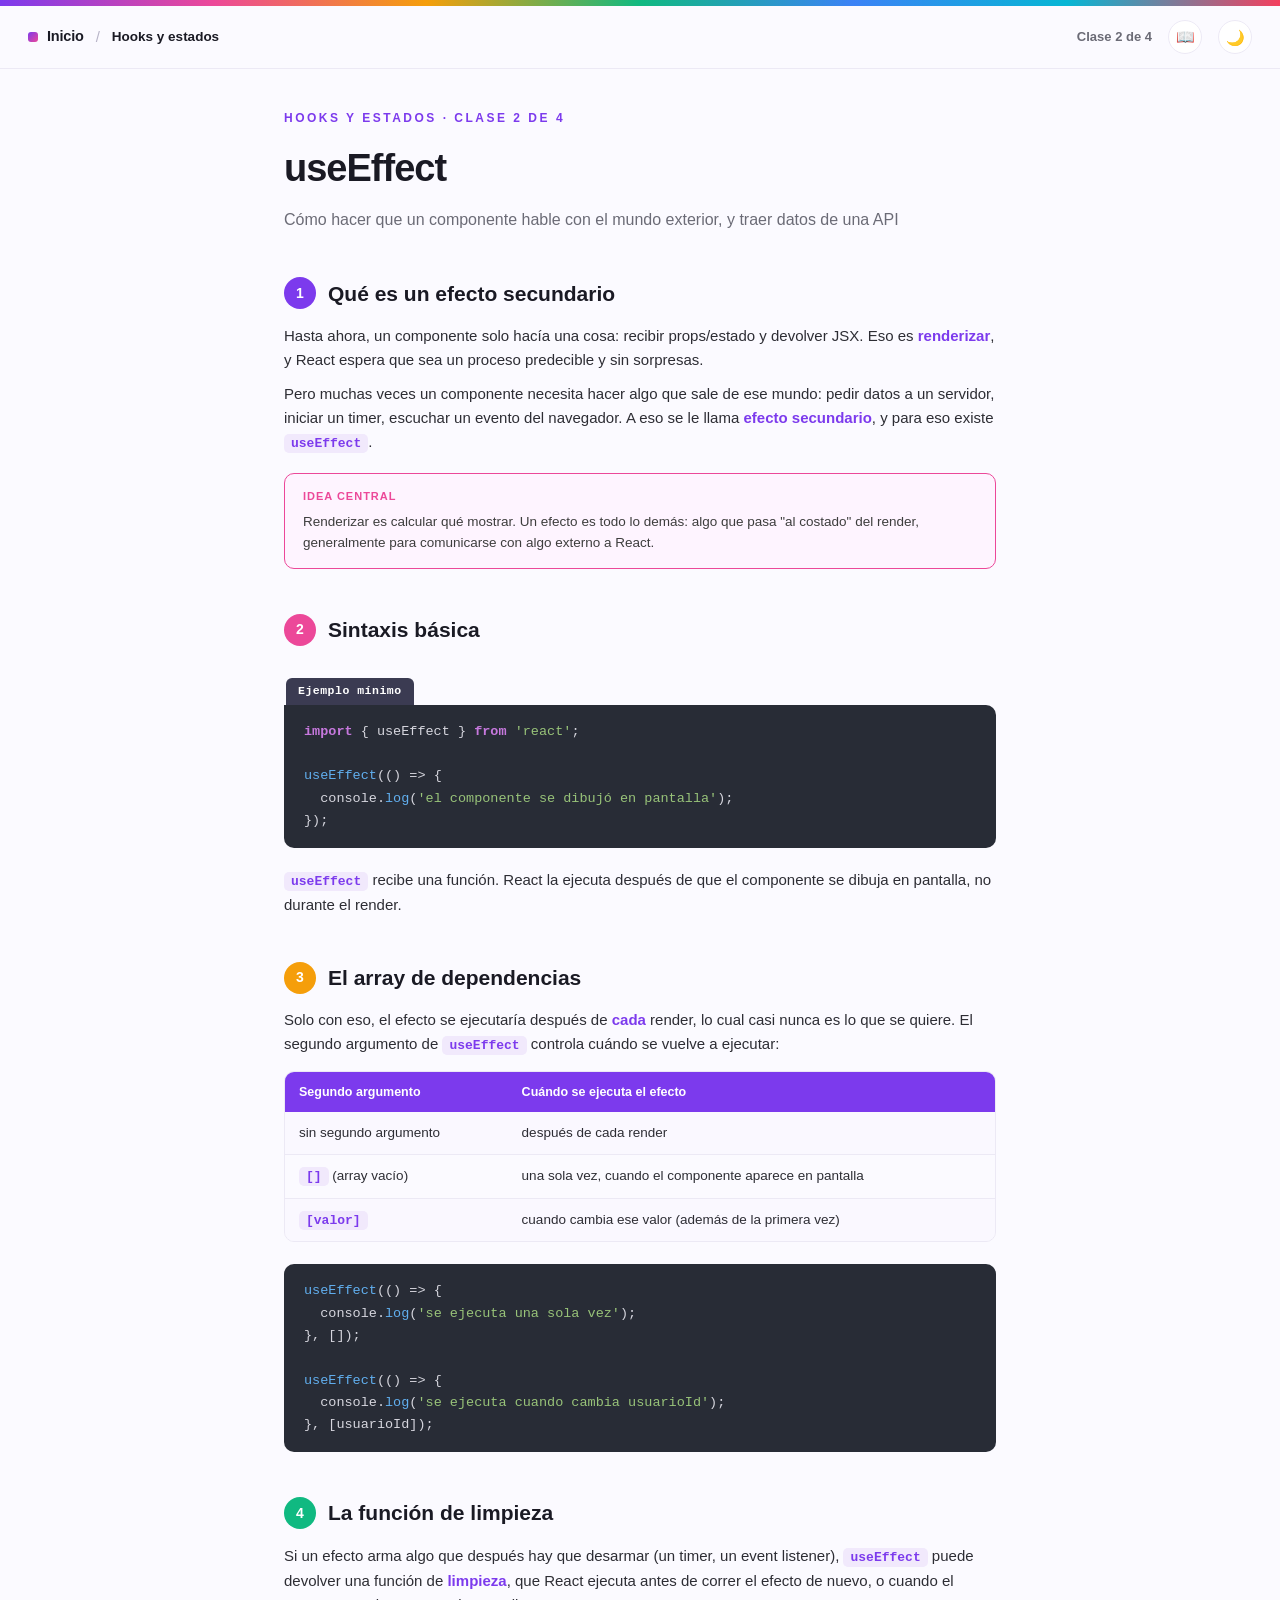
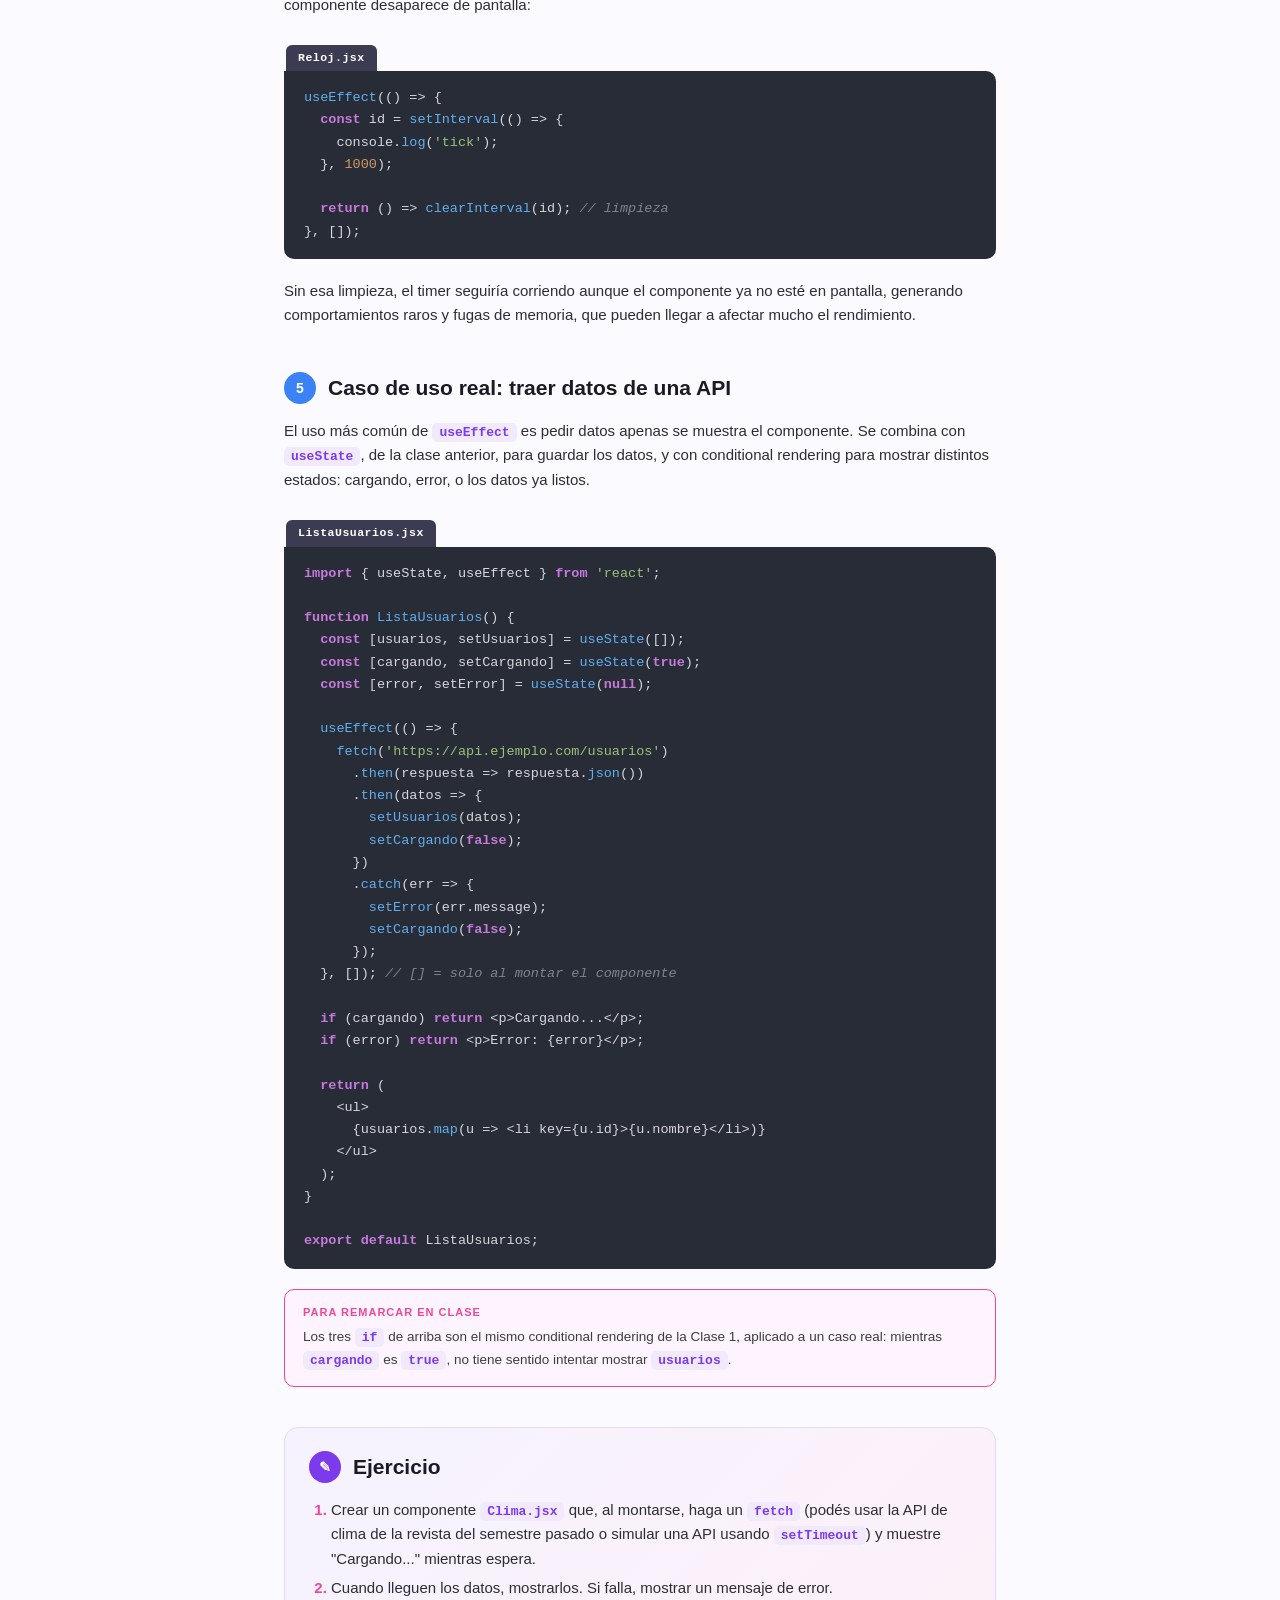
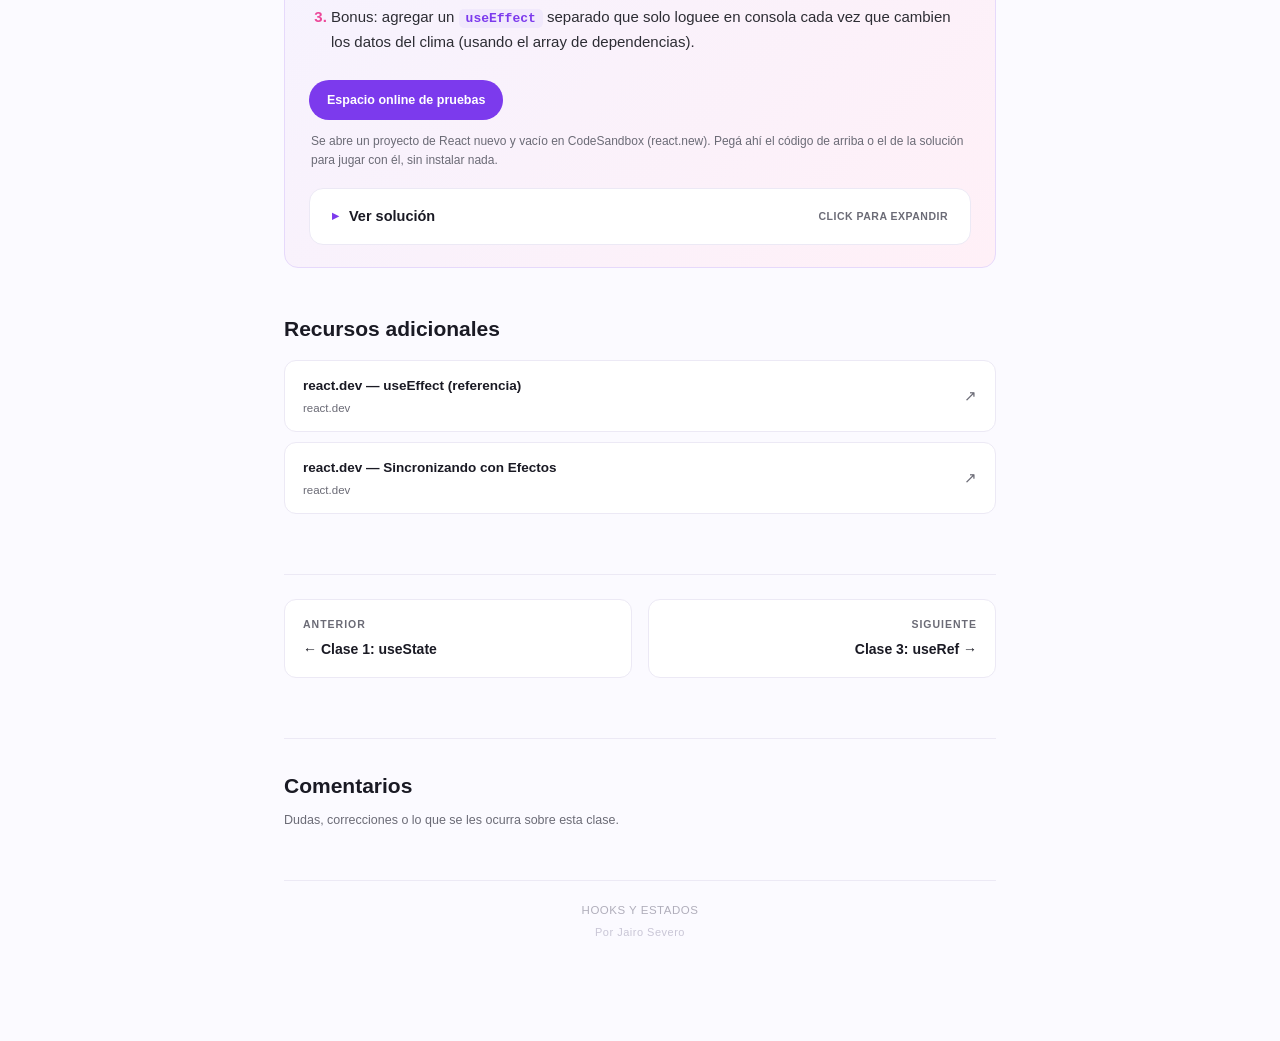
<file: hooks-y-estados/clase-2.html>
<!DOCTYPE html>
<html lang="es">
<head>
<meta charset="UTF-8">
<meta name="viewport" content="width=device-width, initial-scale=1.0">
<title>Clase 2 · useEffect</title>
<script>
  (function () {
    try {
      var t = localStorage.getItem('tema');
      if (!t) { t = (window.matchMedia && window.matchMedia('(prefers-color-scheme: dark)').matches) ? 'dark' : 'light'; }
      document.documentElement.setAttribute('data-theme', t);
    } catch (e) {}
  })();
</script>
<link rel="stylesheet" href="../assets/style.css">
</head>
<body>

  <div class="barra-top"></div>
  <nav class="navbar">
    <div class="miga-grupo">
      <a class="marca" href="../index.html"><span class="punto"></span>Inicio</a>
      <span class="miga-sep">/</span>
      <a class="miga-link" href="index.html">Hooks y estados</a>
    </div>
    <div class="navbar-derecha">

      <span class="miga">Clase 2 de 4</span>

      <a class="glosario-link" href="../glosario.html" title="Glosario">📖</a>
      <button id="temaToggle" class="tema-toggle" aria-label="Cambiar tema" title="Cambiar tema">🌙</button>

    </div>
  </nav>

  <div class="contenedor">

    <div class="kicker">Hooks y estados &middot; Clase 2 de 4</div>
    <h1 class="titulo">useEffect</h1>
    <p class="subtitulo">Cómo hacer que un componente hable con el mundo exterior, y traer datos de una API</p>

    <h2 id="s1"><span class="badge" style="background:#7c3aed;">1</span>Qué es un efecto secundario</h2>
    <p>Hasta ahora, un componente solo hacía una cosa: recibir props/estado y devolver JSX. Eso es <strong>renderizar</strong>, y React espera que sea un proceso predecible y sin sorpresas.</p>
    <p>Pero muchas veces un componente necesita hacer algo que sale de ese mundo: pedir datos a un servidor, iniciar un timer, escuchar un evento del navegador. A eso se le llama <strong>efecto secundario</strong>, y para eso existe <code class="inline">useEffect</code>.</p>

    <div class="nota">
      <span class="etiqueta">Idea central</span>
      Renderizar es calcular qué mostrar. Un efecto es todo lo demás: algo que pasa "al costado" del render, generalmente para comunicarse con algo externo a React.
    </div>

    <h2 id="s2"><span class="badge" style="background:#ec4899;">2</span>Sintaxis básica</h2>
    <div class="code-label">Ejemplo mínimo</div>
    <pre><span class="kw">import</span> { useEffect } <span class="kw">from</span> <span class="str">'react'</span>;

<span class="fn">useEffect</span>(() =&gt; {
  console.<span class="fn">log</span>(<span class="str">'el componente se dibujó en pantalla'</span>);
});</pre>

    <p><code class="inline">useEffect</code> recibe una función. React la ejecuta después de que el componente se dibuja en pantalla, no durante el render.</p>

    <h2 id="s3"><span class="badge" style="background:#f59e0b;">3</span>El array de dependencias</h2>
    <p>Solo con eso, el efecto se ejecutaría después de <strong>cada</strong> render, lo cual casi nunca es lo que se quiere. El segundo argumento de <code class="inline">useEffect</code> controla cuándo se vuelve a ejecutar:</p>

    <table>
      <tr>
        <th>Segundo argumento</th>
        <th>Cuándo se ejecuta el efecto</th>
      </tr>
      <tr>
        <td>sin segundo argumento</td>
        <td>después de cada render</td>
      </tr>
      <tr>
        <td><code class="inline">[]</code> (array vacío)</td>
        <td>una sola vez, cuando el componente aparece en pantalla</td>
      </tr>
      <tr>
        <td><code class="inline">[valor]</code></td>
        <td>cuando cambia ese valor (además de la primera vez)</td>
      </tr>
    </table>

    <pre class="sin-label"><span class="fn">useEffect</span>(() =&gt; {
  console.<span class="fn">log</span>(<span class="str">'se ejecuta una sola vez'</span>);
}, []);

<span class="fn">useEffect</span>(() =&gt; {
  console.<span class="fn">log</span>(<span class="str">'se ejecuta cuando cambia usuarioId'</span>);
}, [usuarioId]);</pre>

    <h2 id="s4"><span class="badge" style="background:#10b981;">4</span>La función de limpieza</h2>
    <p>Si un efecto arma algo que después hay que desarmar (un timer, un event listener), <code class="inline">useEffect</code> puede devolver una función de <strong>limpieza</strong>, que React ejecuta antes de correr el efecto de nuevo, o cuando el componente desaparece de pantalla:</p>

    <div class="code-label">Reloj.jsx</div>
    <pre><span class="fn">useEffect</span>(() =&gt; {
  <span class="kw">const</span> id = <span class="fn">setInterval</span>(() =&gt; {
    console.<span class="fn">log</span>(<span class="str">'tick'</span>);
  }, <span class="num">1000</span>);

  <span class="kw">return</span> () =&gt; <span class="fn">clearInterval</span>(id); <span class="cm">// limpieza</span>
}, []);</pre>

    <p>Sin esa limpieza, el timer seguiría corriendo aunque el componente ya no esté en pantalla, generando comportamientos raros y fugas de memoria, que pueden llegar a afectar mucho el rendimiento.</p>

    <h2 id="s5"><span class="badge" style="background:#3b82f6;">5</span>Caso de uso real: traer datos de una API</h2>
    <p>El uso más común de <code class="inline">useEffect</code> es pedir datos apenas se muestra el componente. Se combina con <code class="inline">useState</code>, de la clase anterior, para guardar los datos, y con conditional rendering para mostrar distintos estados: cargando, error, o los datos ya listos.</p>

    <div class="code-label">ListaUsuarios.jsx</div>
    <pre><span class="kw">import</span> { useState, useEffect } <span class="kw">from</span> <span class="str">'react'</span>;

<span class="kw">function</span> <span class="fn">ListaUsuarios</span>() {
  <span class="kw">const</span> [usuarios, setUsuarios] = <span class="fn">useState</span>([]);
  <span class="kw">const</span> [cargando, setCargando] = <span class="fn">useState</span>(<span class="kw">true</span>);
  <span class="kw">const</span> [error, setError] = <span class="fn">useState</span>(<span class="kw">null</span>);

  <span class="fn">useEffect</span>(() =&gt; {
    <span class="fn">fetch</span>(<span class="str">'https://api.ejemplo.com/usuarios'</span>)
      .<span class="fn">then</span>(respuesta =&gt; respuesta.<span class="fn">json</span>())
      .<span class="fn">then</span>(datos =&gt; {
        <span class="fn">setUsuarios</span>(datos);
        <span class="fn">setCargando</span>(<span class="kw">false</span>);
      })
      .<span class="fn">catch</span>(err =&gt; {
        <span class="fn">setError</span>(err.message);
        <span class="fn">setCargando</span>(<span class="kw">false</span>);
      });
  }, []); <span class="cm">// [] = solo al montar el componente</span>

  <span class="kw">if</span> (cargando) <span class="kw">return</span> &lt;p&gt;Cargando...&lt;/p&gt;;
  <span class="kw">if</span> (error) <span class="kw">return</span> &lt;p&gt;Error: {error}&lt;/p&gt;;

  <span class="kw">return</span> (
    &lt;ul&gt;
      {usuarios.<span class="fn">map</span>(u =&gt; &lt;li key={u.id}&gt;{u.nombre}&lt;/li&gt;)}
    &lt;/ul&gt;
  );
}

<span class="kw">export default</span> ListaUsuarios;</pre>

    <div class="nota">
      <span class="etiqueta">Para remarcar en clase</span>
      Los tres <code class="inline">if</code> de arriba son el mismo conditional rendering de la Clase 1, aplicado a un caso real: mientras <code class="inline">cargando</code> es <code class="inline">true</code>, no tiene sentido intentar mostrar <code class="inline">usuarios</code>.
    </div>

    <div class="ejercicio">
      <h2 style="margin-top:0;"><span class="badge" style="background:#7c3aed;">✎</span>Ejercicio</h2>
      <ol>
        <li>Crear un componente <code class="inline">Clima.jsx</code> que, al montarse, haga un <code class="inline">fetch</code> (podés usar la API de clima de la revista del semestre pasado o simular una API usando <code class="inline">setTimeout</code>) y muestre "Cargando..." mientras espera.</li>
        <li>Cuando lleguen los datos, mostrarlos. Si falla, mostrar un mensaje de error.</li>
        <li>Bonus: agregar un <code class="inline">useEffect</code> separado que solo loguee en consola cada vez que cambien los datos del clima (usando el array de dependencias).</li>
      </ol>

      <a class="playground-link" href="https://react.new" target="_blank" rel="noopener">Espacio online de pruebas</a>
      <p class="playground-nota">Se abre un proyecto de React nuevo y vacío en CodeSandbox (react.new). Pegá ahí el código de arriba o el de la solución para jugar con él, sin instalar nada.</p>

      <details class="solucion">
        <summary>Ver solución<span class="tag">Click para expandir</span></summary>
        <div class="contenido-solucion">

          <div class="code-label">Clima.jsx</div>
          <pre><span class="kw">import</span> { useState, useEffect } <span class="kw">from</span> <span class="str">'react'</span>;

<span class="kw">export default</span> <span class="kw">function</span> <span class="fn">Clima</span>() {
  <span class="kw">const</span> [datos, setDatos] = <span class="fn">useState</span>(<span class="kw">null</span>);
  <span class="kw">const</span> [cargando, setCargando] = <span class="fn">useState</span>(<span class="kw">true</span>);
  <span class="kw">const</span> [error, setError] = <span class="fn">useState</span>(<span class="kw">null</span>);

  <span class="fn">useEffect</span>(() =&gt; {
    <span class="kw">const</span> timer = <span class="fn">setTimeout</span>(() =&gt; {
      <span class="fn">setDatos</span>({ temperatura: <span class="num">22</span>, ciudad: <span class="str">'Montevideo'</span> });
      <span class="fn">setCargando</span>(<span class="kw">false</span>);
    }, <span class="num">1500</span>);

    <span class="kw">return</span> () =&gt; <span class="fn">clearTimeout</span>(timer);
  }, []);

  <span class="fn">useEffect</span>(() =&gt; {
    <span class="kw">if</span> (datos) {
      console.<span class="fn">log</span>(<span class="str">'los datos del clima cambiaron:'</span>, datos);
    }
  }, [datos]);

  <span class="kw">if</span> (cargando) <span class="kw">return</span> &lt;p&gt;Cargando...&lt;/p&gt;;
  <span class="kw">if</span> (error) <span class="kw">return</span> &lt;p&gt;Error: {error}&lt;/p&gt;;

  <span class="kw">return</span> (
    &lt;p&gt;{datos.ciudad}: {datos.temperatura}&amp;deg;C&lt;/p&gt;
  );
}</pre>

          <div class="nota">
            <span class="etiqueta">Para remarcar en clase</span>
            Son dos <code class="inline">useEffect</code> distintos, con responsabilidades distintas. Uno pide los datos una sola vez (<code class="inline">[]</code>), el otro reacciona cada vez que <code class="inline">datos</code> cambia (<code class="inline">[datos]</code>). No hay problema en tener varios <code class="inline">useEffect</code> en el mismo componente.
          </div>

        </div>
      </details>
    </div>

    <div class="recursos">
      <h2>Recursos adicionales</h2>
      <div class="recursos-lista">
      <a class="recurso-link" href="https://es.react.dev/reference/react/useEffect" target="_blank" rel="noopener">
        <div class="info">
          <span class="titulo-recurso">react.dev — useEffect (referencia)</span>
          <span class="dominio-recurso">react.dev</span>
        </div>
        <span class="flecha-externa">↗</span>
      </a>
      <a class="recurso-link" href="https://es.react.dev/learn/synchronizing-with-effects" target="_blank" rel="noopener">
        <div class="info">
          <span class="titulo-recurso">react.dev — Sincronizando con Efectos</span>
          <span class="dominio-recurso">react.dev</span>
        </div>
        <span class="flecha-externa">↗</span>
      </a>
      </div>
    </div>

    <div class="nav-clases">
      <a href="clase-1.html">
        <span class="eyebrow">Anterior</span>
        <span class="nombre">← Clase 1: useState</span>
      </a>
      <a class="der" href="clase-3.html">
        <span class="eyebrow">Siguiente</span>
        <span class="nombre">Clase 3: useRef →</span>
      </a>
    </div>

    <div class="comentarios">
      <h2>Comentarios</h2>
      <p class="comentarios-nota">Dudas, correcciones o lo que se les ocurra sobre esta clase.</p>
      <div id="giscus-container"></div>
    </div>

    <div class="pie">
      HOOKS Y ESTADOS
      <span class="firma">Por Jairo Severo</span>
    </div>

  </div>

  <script src="../assets/theme.js" defer></script>
  <script src="../assets/giscus-config.js" defer></script>
  <script src="../assets/comments.js" defer></script>

</body>
</html>
</file>
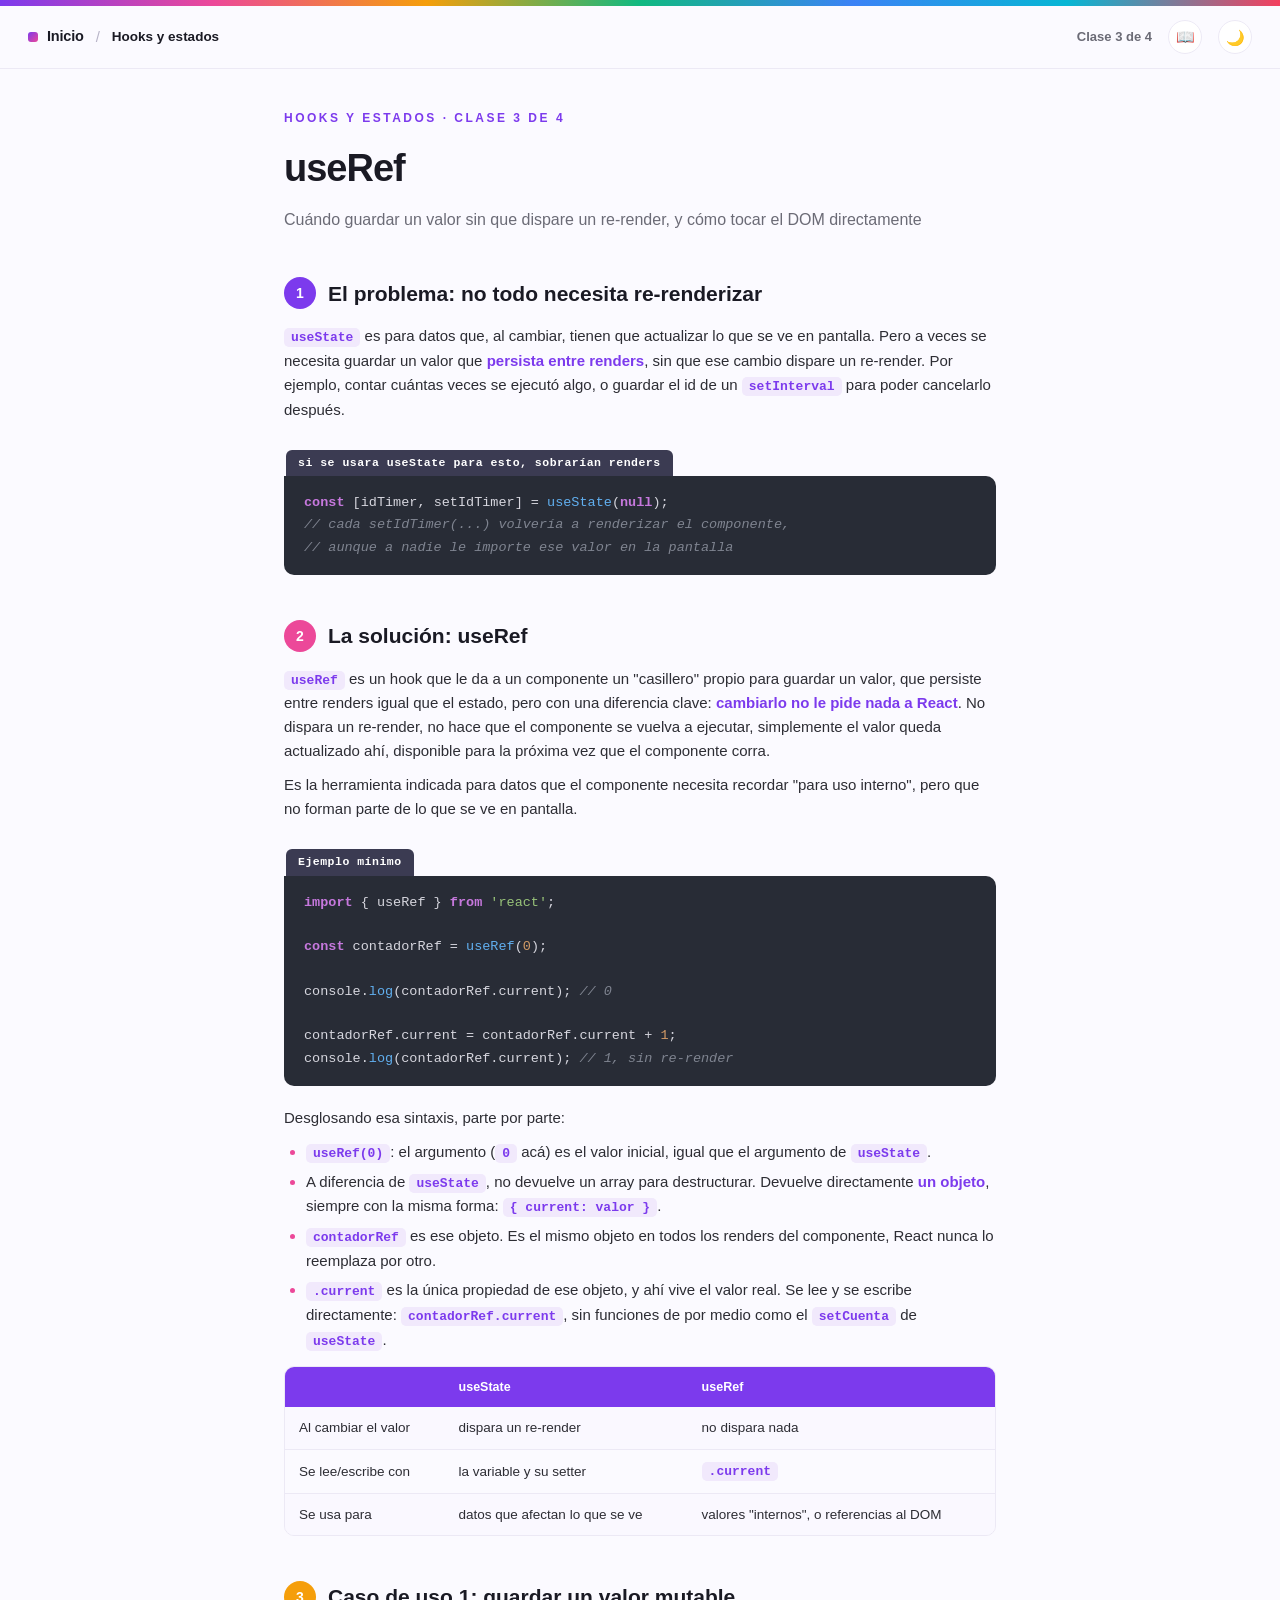
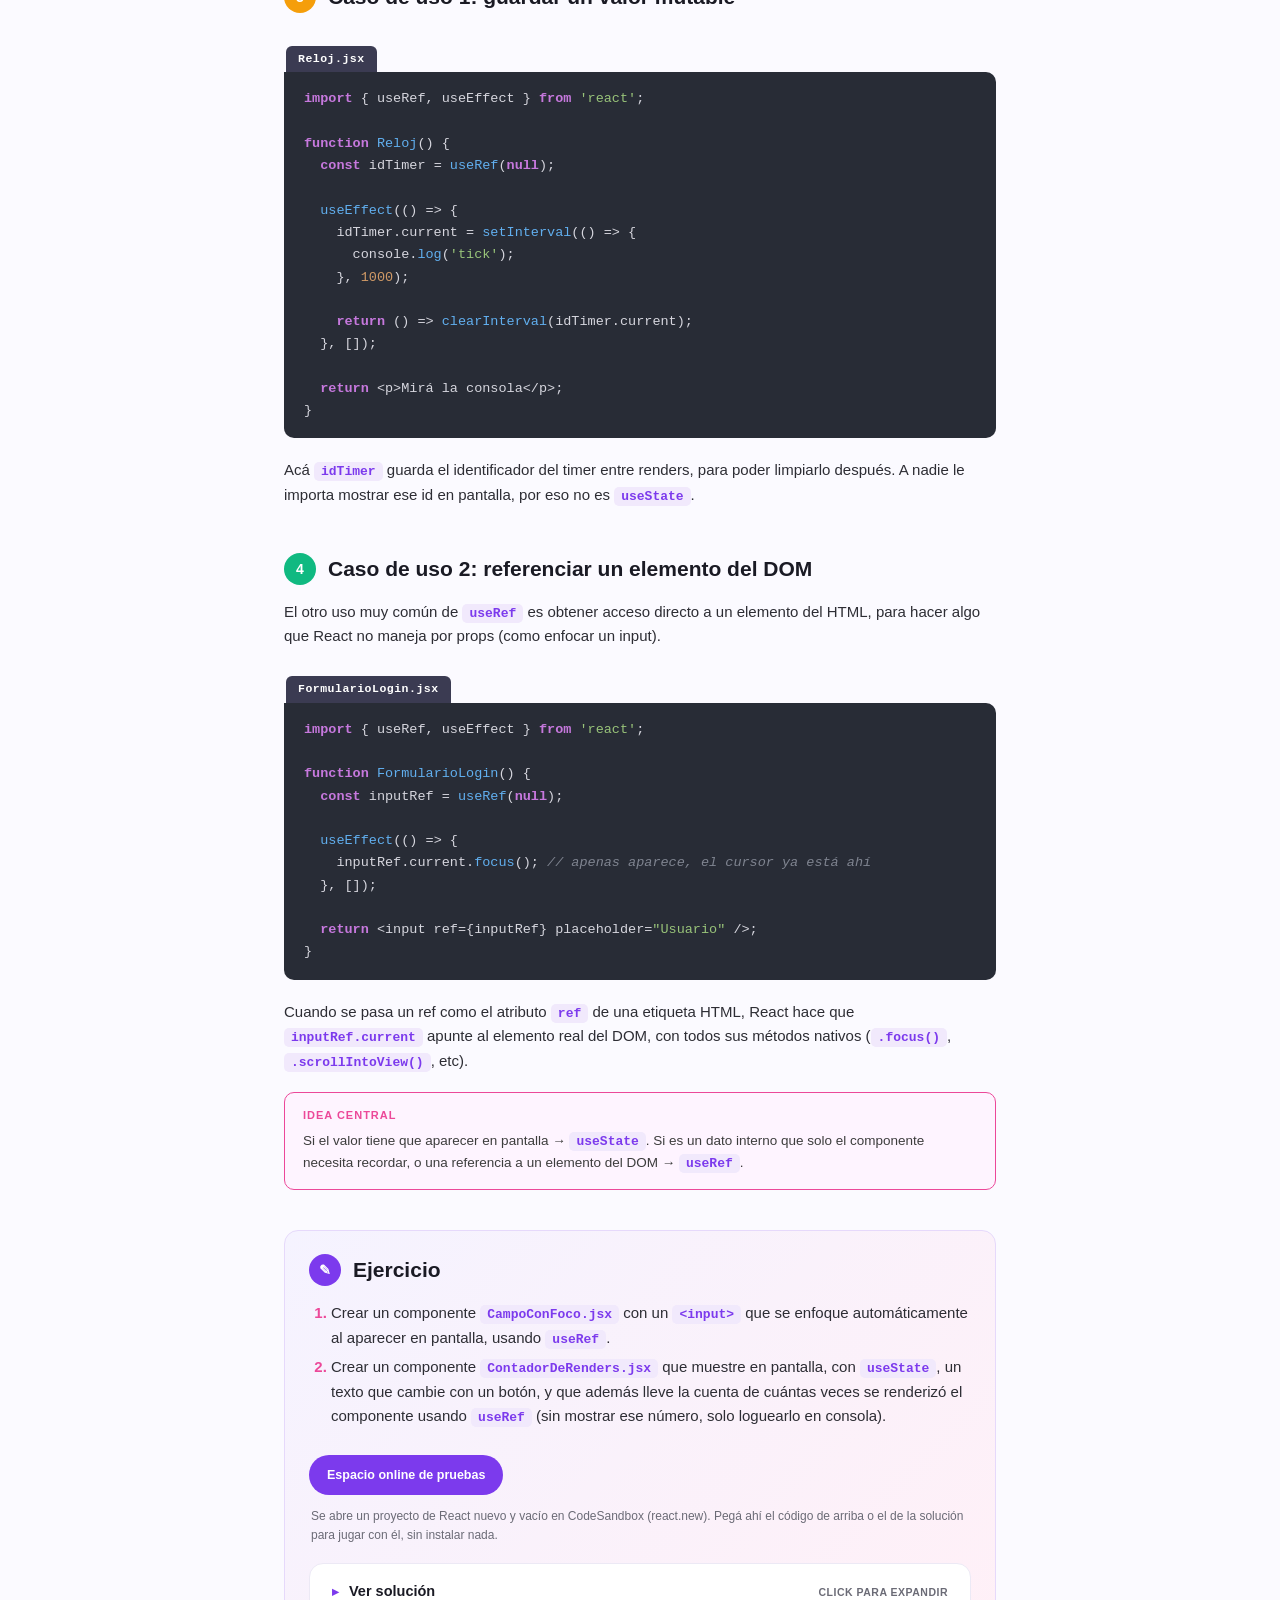
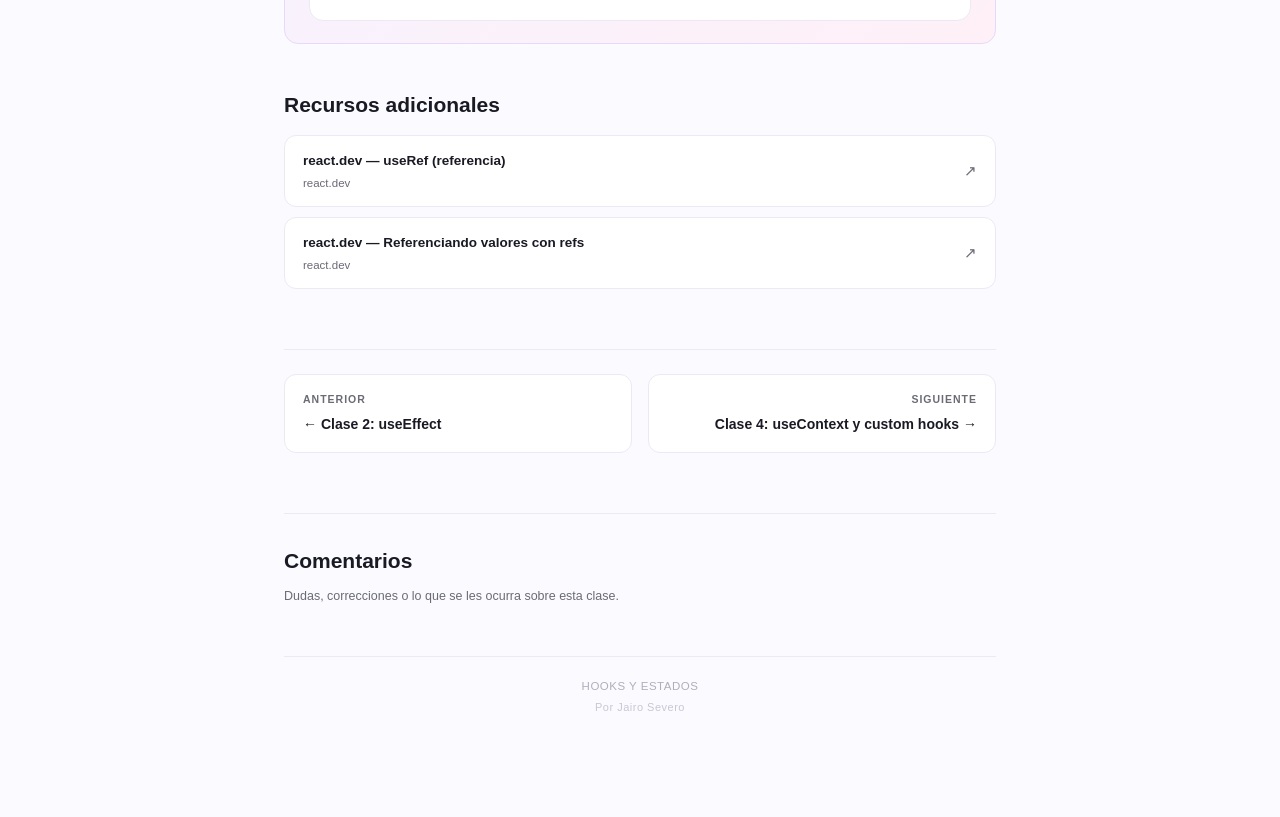
<file: hooks-y-estados/clase-3.html>
<!DOCTYPE html>
<html lang="es">
<head>
<meta charset="UTF-8">
<meta name="viewport" content="width=device-width, initial-scale=1.0">
<title>Clase 3 · useRef</title>
<script>
  (function () {
    try {
      var t = localStorage.getItem('tema');
      if (!t) { t = (window.matchMedia && window.matchMedia('(prefers-color-scheme: dark)').matches) ? 'dark' : 'light'; }
      document.documentElement.setAttribute('data-theme', t);
    } catch (e) {}
  })();
</script>
<link rel="stylesheet" href="../assets/style.css">
</head>
<body>

  <div class="barra-top"></div>
  <nav class="navbar">
    <div class="miga-grupo">
      <a class="marca" href="../index.html"><span class="punto"></span>Inicio</a>
      <span class="miga-sep">/</span>
      <a class="miga-link" href="index.html">Hooks y estados</a>
    </div>
    <div class="navbar-derecha">

      <span class="miga">Clase 3 de 4</span>

      <a class="glosario-link" href="../glosario.html" title="Glosario">📖</a>
      <button id="temaToggle" class="tema-toggle" aria-label="Cambiar tema" title="Cambiar tema">🌙</button>

    </div>
  </nav>

  <div class="contenedor">

    <div class="kicker">Hooks y estados &middot; Clase 3 de 4</div>
    <h1 class="titulo">useRef</h1>
    <p class="subtitulo">Cuándo guardar un valor sin que dispare un re-render, y cómo tocar el DOM directamente</p>

    <h2 id="s1"><span class="badge" style="background:#7c3aed;">1</span>El problema: no todo necesita re-renderizar</h2>
    <p><code class="inline">useState</code> es para datos que, al cambiar, tienen que actualizar lo que se ve en pantalla. Pero a veces se necesita guardar un valor que <strong>persista entre renders</strong>, sin que ese cambio dispare un re-render. Por ejemplo, contar cuántas veces se ejecutó algo, o guardar el id de un <code class="inline">setInterval</code> para poder cancelarlo después.</p>

    <div class="code-label">si se usara useState para esto, sobrarían renders</div>
    <pre><span class="kw">const</span> [idTimer, setIdTimer] = <span class="fn">useState</span>(<span class="kw">null</span>);
<span class="cm">// cada setIdTimer(...) volvería a renderizar el componente,</span>
<span class="cm">// aunque a nadie le importe ese valor en la pantalla</span></pre>

    <h2 id="s2"><span class="badge" style="background:#ec4899;">2</span>La solución: useRef</h2>
    <p><code class="inline">useRef</code> es un hook que le da a un componente un "casillero" propio para guardar un valor, que persiste entre renders igual que el estado, pero con una diferencia clave: <strong>cambiarlo no le pide nada a React</strong>. No dispara un re-render, no hace que el componente se vuelva a ejecutar, simplemente el valor queda actualizado ahí, disponible para la próxima vez que el componente corra.</p>
    <p>Es la herramienta indicada para datos que el componente necesita recordar "para uso interno", pero que no forman parte de lo que se ve en pantalla.</p>

    <div class="code-label">Ejemplo mínimo</div>
    <pre><span class="kw">import</span> { useRef } <span class="kw">from</span> <span class="str">'react'</span>;

<span class="kw">const</span> contadorRef = <span class="fn">useRef</span>(<span class="num">0</span>);

console.<span class="fn">log</span>(contadorRef.current); <span class="cm">// 0</span>

contadorRef.current = contadorRef.current + <span class="num">1</span>;
console.<span class="fn">log</span>(contadorRef.current); <span class="cm">// 1, sin re-render</span></pre>

    <p>Desglosando esa sintaxis, parte por parte:</p>
    <ul>
      <li><code class="inline">useRef(0)</code>: el argumento (<code class="inline">0</code> acá) es el valor inicial, igual que el argumento de <code class="inline">useState</code>.</li>
      <li>A diferencia de <code class="inline">useState</code>, no devuelve un array para destructurar. Devuelve directamente <strong>un objeto</strong>, siempre con la misma forma: <code class="inline">{ current: valor }</code>.</li>
      <li><code class="inline">contadorRef</code> es ese objeto. Es el mismo objeto en todos los renders del componente, React nunca lo reemplaza por otro.</li>
      <li><code class="inline">.current</code> es la única propiedad de ese objeto, y ahí vive el valor real. Se lee y se escribe directamente: <code class="inline">contadorRef.current</code>, sin funciones de por medio como el <code class="inline">setCuenta</code> de <code class="inline">useState</code>.</li>
    </ul>

    <table>
      <tr>
        <th></th>
        <th>useState</th>
        <th>useRef</th>
      </tr>
      <tr>
        <td>Al cambiar el valor</td>
        <td>dispara un re-render</td>
        <td>no dispara nada</td>
      </tr>
      <tr>
        <td>Se lee/escribe con</td>
        <td>la variable y su setter</td>
        <td><code class="inline">.current</code></td>
      </tr>
      <tr>
        <td>Se usa para</td>
        <td>datos que afectan lo que se ve</td>
        <td>valores "internos", o referencias al DOM</td>
      </tr>
    </table>

    <h2 id="s3"><span class="badge" style="background:#f59e0b;">3</span>Caso de uso 1: guardar un valor mutable</h2>
    <div class="code-label">Reloj.jsx</div>
    <pre><span class="kw">import</span> { useRef, useEffect } <span class="kw">from</span> <span class="str">'react'</span>;

<span class="kw">function</span> <span class="fn">Reloj</span>() {
  <span class="kw">const</span> idTimer = <span class="fn">useRef</span>(<span class="kw">null</span>);

  <span class="fn">useEffect</span>(() =&gt; {
    idTimer.current = <span class="fn">setInterval</span>(() =&gt; {
      console.<span class="fn">log</span>(<span class="str">'tick'</span>);
    }, <span class="num">1000</span>);

    <span class="kw">return</span> () =&gt; <span class="fn">clearInterval</span>(idTimer.current);
  }, []);

  <span class="kw">return</span> &lt;p&gt;Mirá la consola&lt;/p&gt;;
}</pre>

    <p>Acá <code class="inline">idTimer</code> guarda el identificador del timer entre renders, para poder limpiarlo después. A nadie le importa mostrar ese id en pantalla, por eso no es <code class="inline">useState</code>.</p>

    <h2 id="s4"><span class="badge" style="background:#10b981;">4</span>Caso de uso 2: referenciar un elemento del DOM</h2>
    <p>El otro uso muy común de <code class="inline">useRef</code> es obtener acceso directo a un elemento del HTML, para hacer algo que React no maneja por props (como enfocar un input).</p>

    <div class="code-label">FormularioLogin.jsx</div>
    <pre><span class="kw">import</span> { useRef, useEffect } <span class="kw">from</span> <span class="str">'react'</span>;

<span class="kw">function</span> <span class="fn">FormularioLogin</span>() {
  <span class="kw">const</span> inputRef = <span class="fn">useRef</span>(<span class="kw">null</span>);

  <span class="fn">useEffect</span>(() =&gt; {
    inputRef.current.<span class="fn">focus</span>(); <span class="cm">// apenas aparece, el cursor ya está ahí</span>
  }, []);

  <span class="kw">return</span> &lt;input ref={inputRef} placeholder=<span class="str">"Usuario"</span> /&gt;;
}</pre>

    <p>Cuando se pasa un ref como el atributo <code class="inline">ref</code> de una etiqueta HTML, React hace que <code class="inline">inputRef.current</code> apunte al elemento real del DOM, con todos sus métodos nativos (<code class="inline">.focus()</code>, <code class="inline">.scrollIntoView()</code>, etc).</p>

    <div class="nota">
      <span class="etiqueta">Idea central</span>
      Si el valor tiene que aparecer en pantalla → <code class="inline">useState</code>. Si es un dato interno que solo el componente necesita recordar, o una referencia a un elemento del DOM → <code class="inline">useRef</code>.
    </div>

    <div class="ejercicio">
      <h2 style="margin-top:0;"><span class="badge" style="background:#7c3aed;">✎</span>Ejercicio</h2>
      <ol>
        <li>Crear un componente <code class="inline">CampoConFoco.jsx</code> con un <code class="inline">&lt;input&gt;</code> que se enfoque automáticamente al aparecer en pantalla, usando <code class="inline">useRef</code>.</li>
        <li>Crear un componente <code class="inline">ContadorDeRenders.jsx</code> que muestre en pantalla, con <code class="inline">useState</code>, un texto que cambie con un botón, y que además lleve la cuenta de cuántas veces se renderizó el componente usando <code class="inline">useRef</code> (sin mostrar ese número, solo loguearlo en consola).</li>
      </ol>

      <a class="playground-link" href="https://react.new" target="_blank" rel="noopener">Espacio online de pruebas</a>
      <p class="playground-nota">Se abre un proyecto de React nuevo y vacío en CodeSandbox (react.new). Pegá ahí el código de arriba o el de la solución para jugar con él, sin instalar nada.</p>

      <details class="solucion">
        <summary>Ver solución<span class="tag">Click para expandir</span></summary>
        <div class="contenido-solucion">

          <div class="code-label">CampoConFoco.jsx</div>
          <pre><span class="kw">import</span> { useRef, useEffect } <span class="kw">from</span> <span class="str">'react'</span>;

<span class="kw">export default</span> <span class="kw">function</span> <span class="fn">CampoConFoco</span>() {
  <span class="kw">const</span> inputRef = <span class="fn">useRef</span>(<span class="kw">null</span>);

  <span class="fn">useEffect</span>(() =&gt; {
    inputRef.current.<span class="fn">focus</span>();
  }, []);

  <span class="kw">return</span> &lt;input ref={inputRef} placeholder=<span class="str">"Escribí acá"</span> /&gt;;
}</pre>

          <div class="code-label">ContadorDeRenders.jsx</div>
          <pre><span class="kw">import</span> { useState, useRef } <span class="kw">from</span> <span class="str">'react'</span>;

<span class="kw">export default</span> <span class="kw">function</span> <span class="fn">ContadorDeRenders</span>() {
  <span class="kw">const</span> [texto, setTexto] = <span class="fn">useState</span>(<span class="str">'hola'</span>);
  <span class="kw">const</span> renders = <span class="fn">useRef</span>(<span class="num">0</span>);

  renders.current = renders.current + <span class="num">1</span>;
  console.<span class="fn">log</span>(<span class="str">'este componente se renderizó'</span>, renders.current, <span class="str">'veces'</span>);

  <span class="kw">return</span> (
    &lt;div&gt;
      &lt;p&gt;{texto}&lt;/p&gt;
      &lt;button onClick={() =&gt; <span class="fn">setTexto</span>(<span class="str">'chau'</span>)}&gt;Cambiar texto&lt;/button&gt;
    &lt;/div&gt;
  );
}</pre>

          <div class="nota">
            <span class="etiqueta">Para remarcar en clase</span>
            Incrementar <code class="inline">renders.current</code> directamente en el cuerpo del componente (no en un efecto) funciona porque ese incremento no necesita disparar nada; simplemente cuenta cuántas veces pasó por ahí la función.
          </div>

        </div>
      </details>
    </div>

    <div class="recursos">
      <h2>Recursos adicionales</h2>
      <div class="recursos-lista">
      <a class="recurso-link" href="https://es.react.dev/reference/react/useRef" target="_blank" rel="noopener">
        <div class="info">
          <span class="titulo-recurso">react.dev — useRef (referencia)</span>
          <span class="dominio-recurso">react.dev</span>
        </div>
        <span class="flecha-externa">↗</span>
      </a>
      <a class="recurso-link" href="https://es.react.dev/learn/referencing-values-with-refs" target="_blank" rel="noopener">
        <div class="info">
          <span class="titulo-recurso">react.dev — Referenciando valores con refs</span>
          <span class="dominio-recurso">react.dev</span>
        </div>
        <span class="flecha-externa">↗</span>
      </a>
      </div>
    </div>

    <div class="nav-clases">
      <a href="clase-2.html">
        <span class="eyebrow">Anterior</span>
        <span class="nombre">← Clase 2: useEffect</span>
      </a>
      <a class="der" href="clase-4.html">
        <span class="eyebrow">Siguiente</span>
        <span class="nombre">Clase 4: useContext y custom hooks →</span>
      </a>
    </div>

    <div class="comentarios">
      <h2>Comentarios</h2>
      <p class="comentarios-nota">Dudas, correcciones o lo que se les ocurra sobre esta clase.</p>
      <div id="giscus-container"></div>
    </div>

    <div class="pie">
      HOOKS Y ESTADOS
      <span class="firma">Por Jairo Severo</span>
    </div>

  </div>

  <script src="../assets/theme.js" defer></script>
  <script src="../assets/giscus-config.js" defer></script>
  <script src="../assets/comments.js" defer></script>

</body>
</html>
</file>
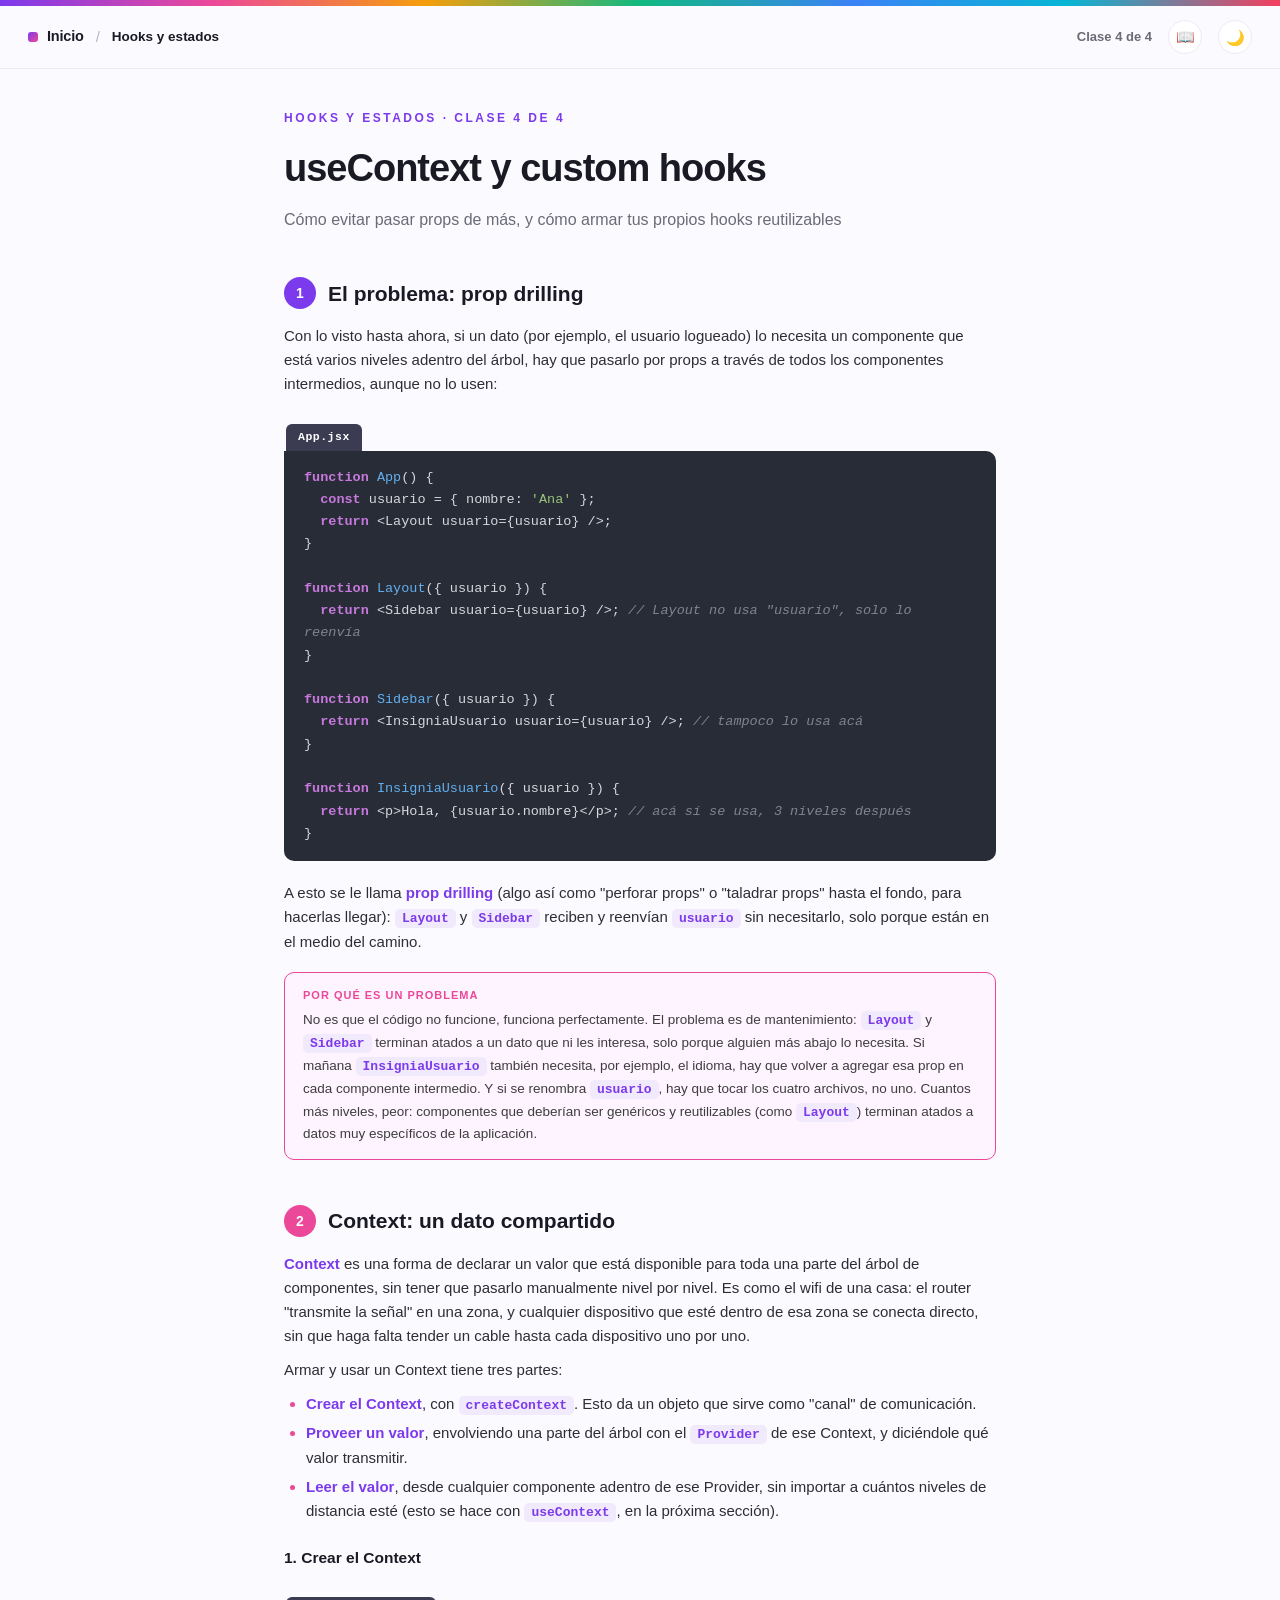
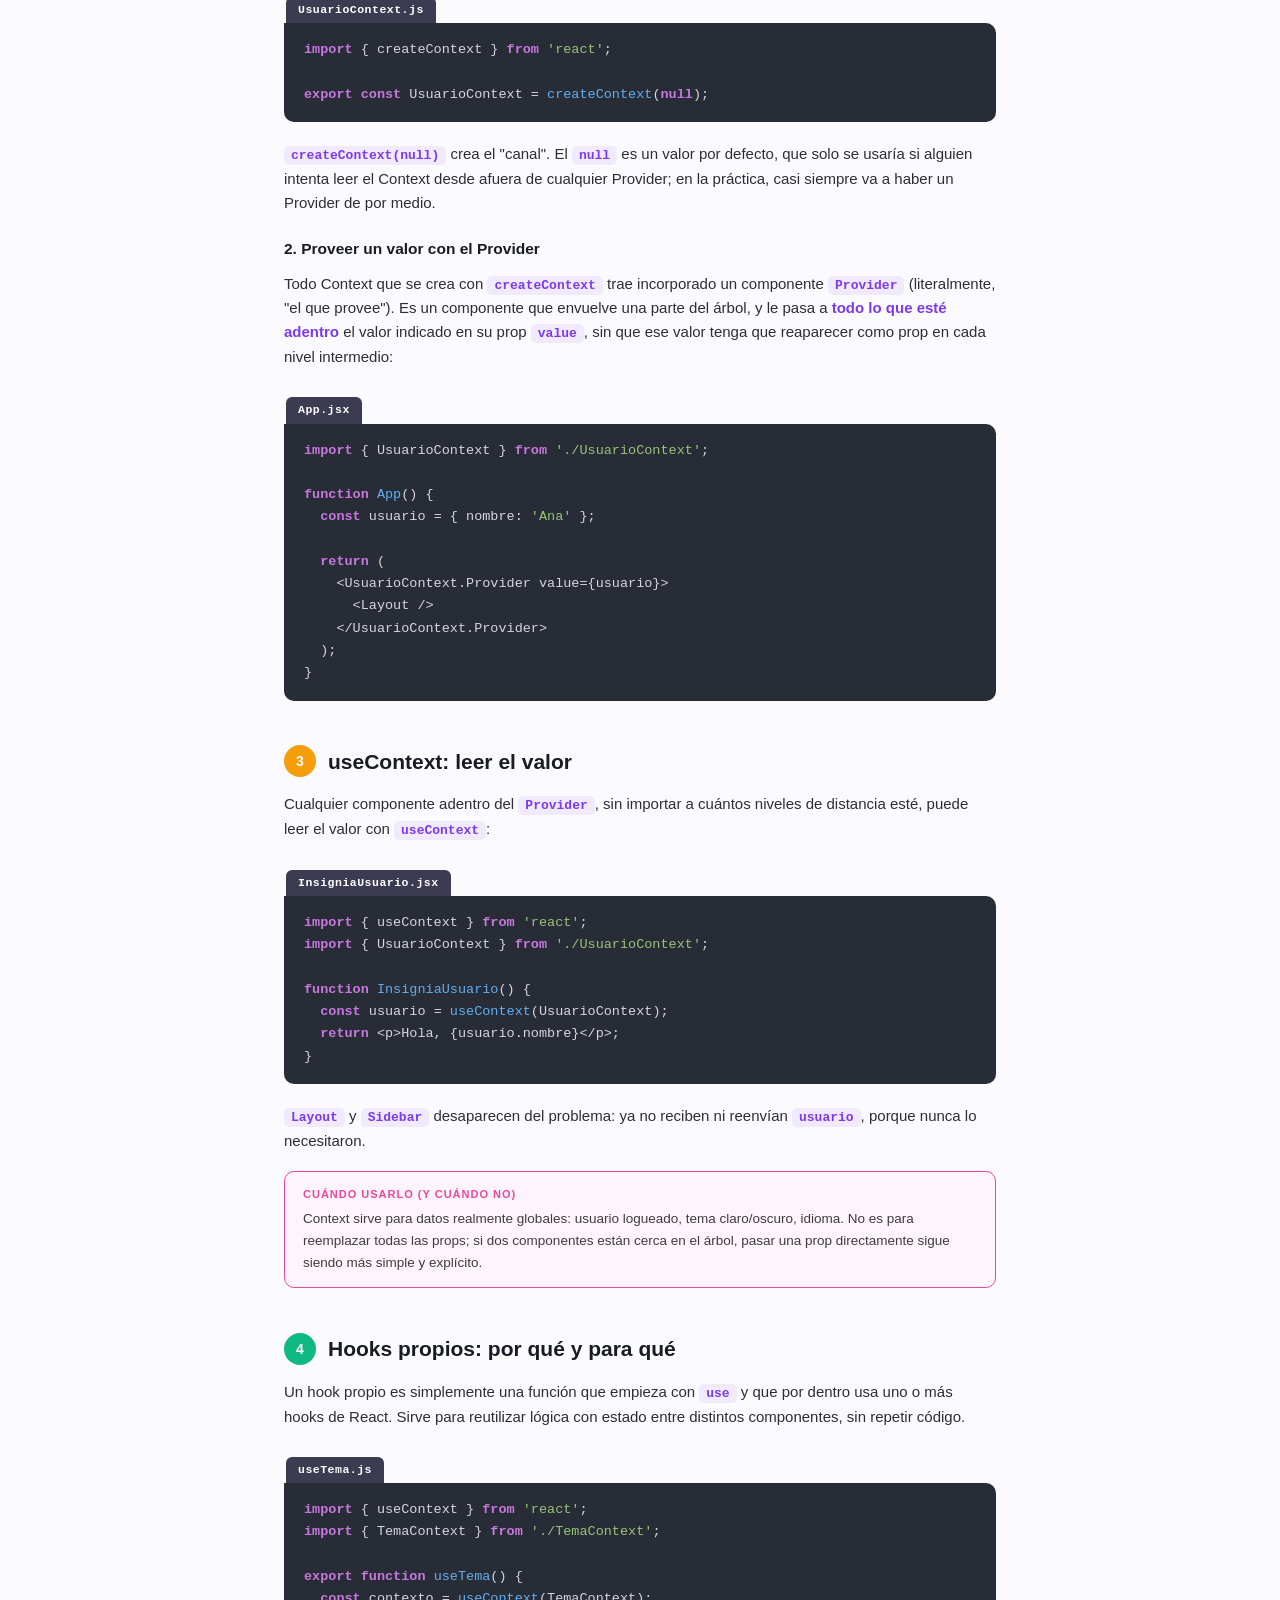
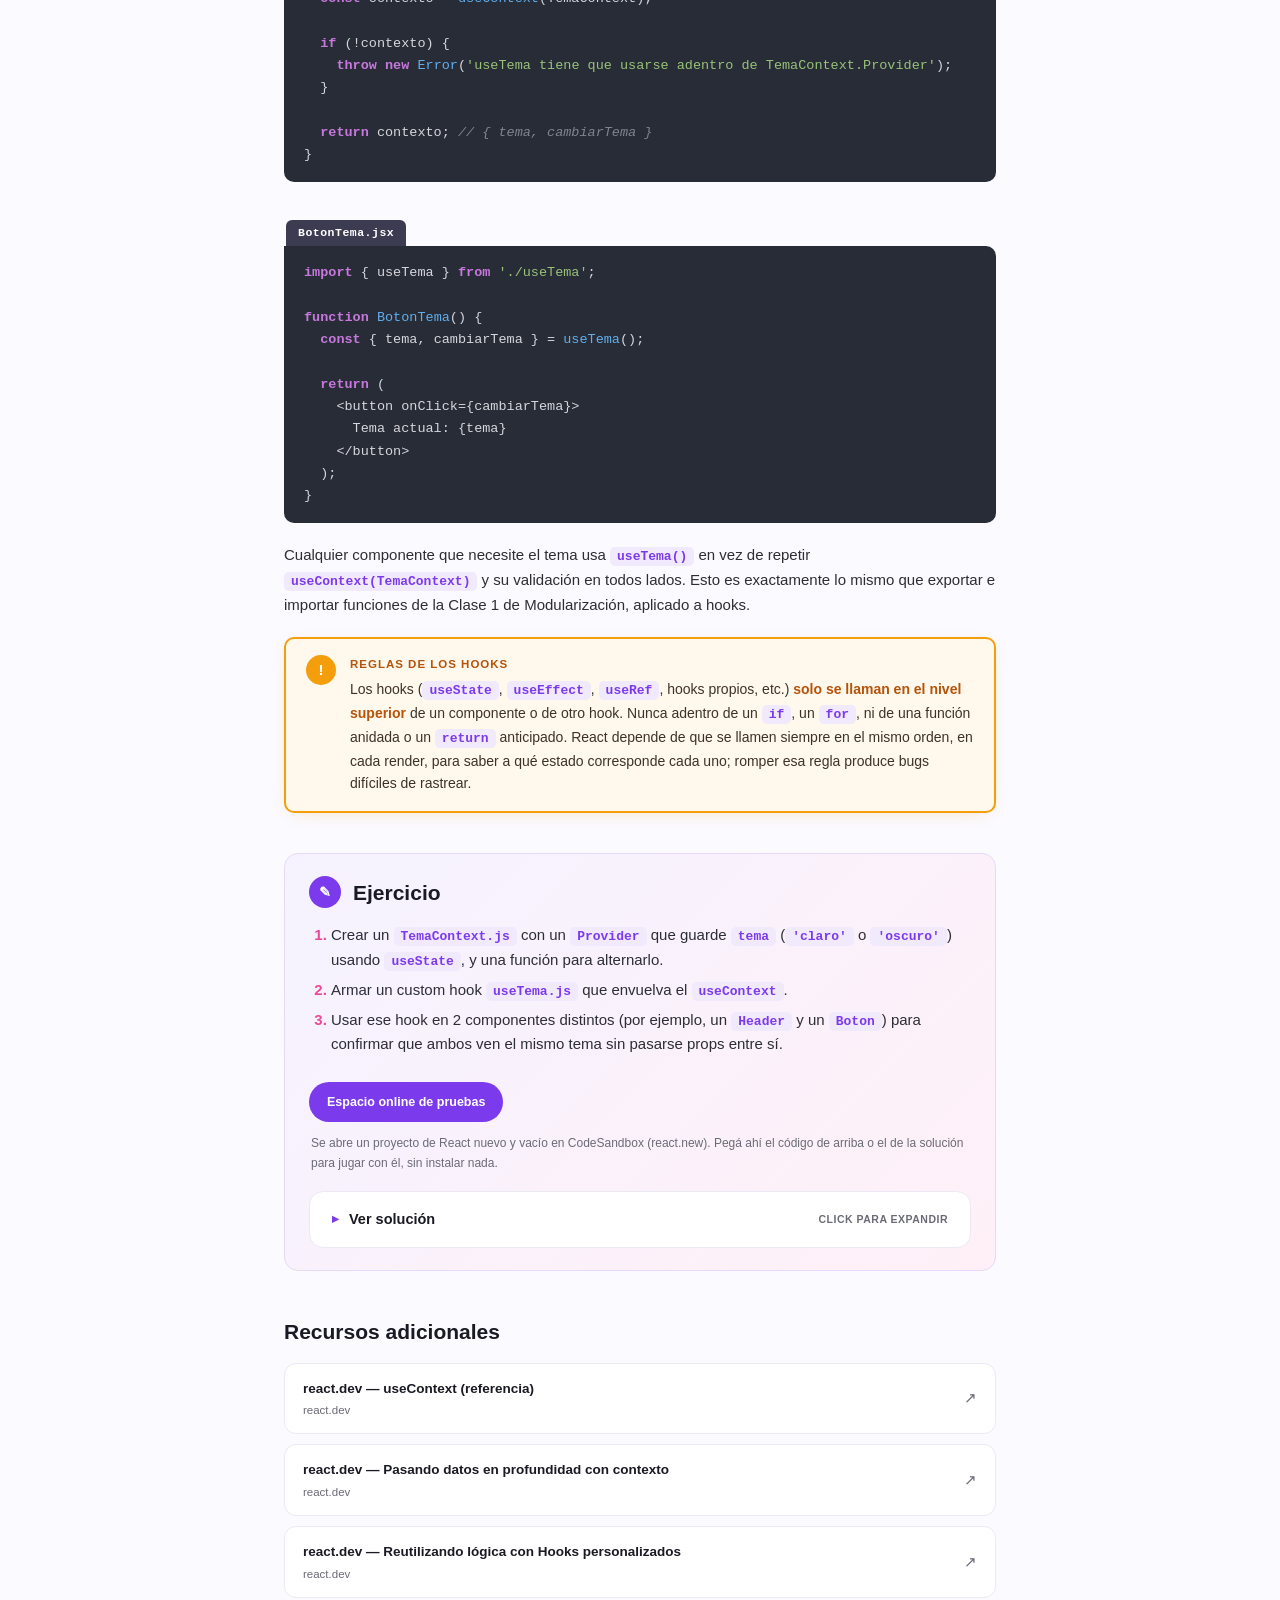
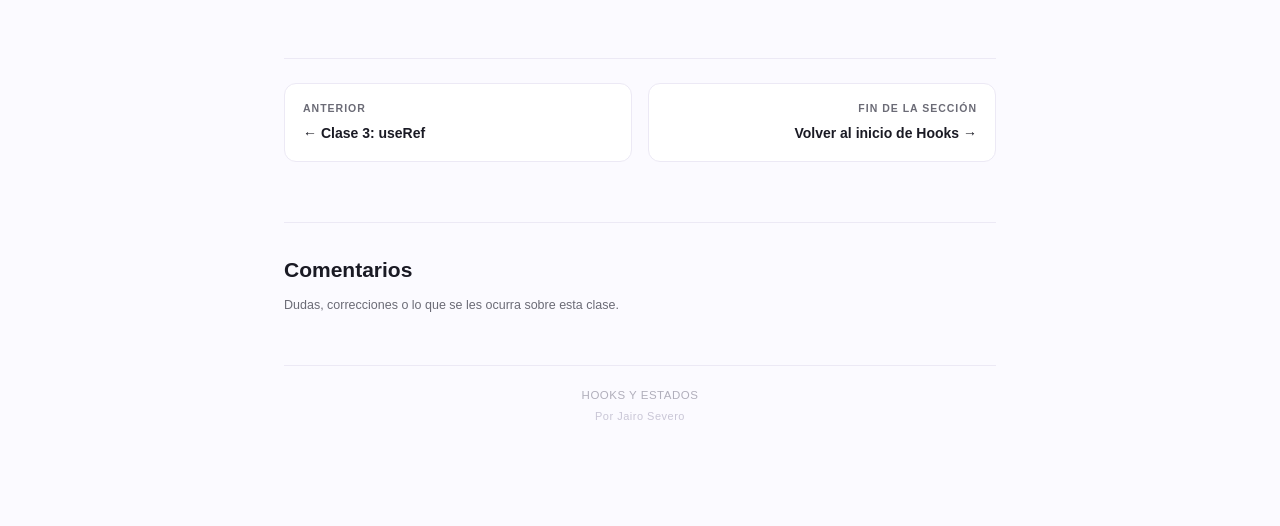
<file: hooks-y-estados/clase-4.html>
<!DOCTYPE html>
<html lang="es">
<head>
<meta charset="UTF-8">
<meta name="viewport" content="width=device-width, initial-scale=1.0">
<title>Clase 4 · useContext y custom hooks</title>
<script>
  (function () {
    try {
      var t = localStorage.getItem('tema');
      if (!t) { t = (window.matchMedia && window.matchMedia('(prefers-color-scheme: dark)').matches) ? 'dark' : 'light'; }
      document.documentElement.setAttribute('data-theme', t);
    } catch (e) {}
  })();
</script>
<link rel="stylesheet" href="../assets/style.css">
</head>
<body>

  <div class="barra-top"></div>
  <nav class="navbar">
    <div class="miga-grupo">
      <a class="marca" href="../index.html"><span class="punto"></span>Inicio</a>
      <span class="miga-sep">/</span>
      <a class="miga-link" href="index.html">Hooks y estados</a>
    </div>
    <div class="navbar-derecha">

      <span class="miga">Clase 4 de 4</span>

      <a class="glosario-link" href="../glosario.html" title="Glosario">📖</a>
      <button id="temaToggle" class="tema-toggle" aria-label="Cambiar tema" title="Cambiar tema">🌙</button>

    </div>
  </nav>

  <div class="contenedor">

    <div class="kicker">Hooks y estados &middot; Clase 4 de 4</div>
    <h1 class="titulo">useContext y custom hooks</h1>
    <p class="subtitulo">Cómo evitar pasar props de más, y cómo armar tus propios hooks reutilizables</p>

    <h2 id="s1"><span class="badge" style="background:#7c3aed;">1</span>El problema: prop drilling</h2>
    <p>Con lo visto hasta ahora, si un dato (por ejemplo, el usuario logueado) lo necesita un componente que está varios niveles adentro del árbol, hay que pasarlo por props a través de todos los componentes intermedios, aunque no lo usen:</p>

    <div class="code-label">App.jsx</div>
    <pre><span class="kw">function</span> <span class="fn">App</span>() {
  <span class="kw">const</span> usuario = { nombre: <span class="str">'Ana'</span> };
  <span class="kw">return</span> &lt;Layout usuario={usuario} /&gt;;
}

<span class="kw">function</span> <span class="fn">Layout</span>({ usuario }) {
  <span class="kw">return</span> &lt;Sidebar usuario={usuario} /&gt;; <span class="cm">// Layout no usa "usuario", solo lo reenvía</span>
}

<span class="kw">function</span> <span class="fn">Sidebar</span>({ usuario }) {
  <span class="kw">return</span> &lt;InsigniaUsuario usuario={usuario} /&gt;; <span class="cm">// tampoco lo usa acá</span>
}

<span class="kw">function</span> <span class="fn">InsigniaUsuario</span>({ usuario }) {
  <span class="kw">return</span> &lt;p&gt;Hola, {usuario.nombre}&lt;/p&gt;; <span class="cm">// acá sí se usa, 3 niveles después</span>
}</pre>

    <p>A esto se le llama <strong>prop drilling</strong> (algo así como "perforar props" o "taladrar props" hasta el fondo, para hacerlas llegar): <code class="inline">Layout</code> y <code class="inline">Sidebar</code> reciben y reenvían <code class="inline">usuario</code> sin necesitarlo, solo porque están en el medio del camino.</p>

    <div class="nota">
      <span class="etiqueta">Por qué es un problema</span>
      No es que el código no funcione, funciona perfectamente. El problema es de mantenimiento: <code class="inline">Layout</code> y <code class="inline">Sidebar</code> terminan atados a un dato que ni les interesa, solo porque alguien más abajo lo necesita. Si mañana <code class="inline">InsigniaUsuario</code> también necesita, por ejemplo, el idioma, hay que volver a agregar esa prop en cada componente intermedio. Y si se renombra <code class="inline">usuario</code>, hay que tocar los cuatro archivos, no uno. Cuantos más niveles, peor: componentes que deberían ser genéricos y reutilizables (como <code class="inline">Layout</code>) terminan atados a datos muy específicos de la aplicación.
    </div>

    <h2 id="s2"><span class="badge" style="background:#ec4899;">2</span>Context: un dato compartido</h2>
    <p><strong>Context</strong> es una forma de declarar un valor que está disponible para toda una parte del árbol de componentes, sin tener que pasarlo manualmente nivel por nivel. Es como el wifi de una casa: el router "transmite la señal" en una zona, y cualquier dispositivo que esté dentro de esa zona se conecta directo, sin que haga falta tender un cable hasta cada dispositivo uno por uno.</p>
    <p>Armar y usar un Context tiene tres partes:</p>
    <ul>
      <li><strong>Crear el Context</strong>, con <code class="inline">createContext</code>. Esto da un objeto que sirve como "canal" de comunicación.</li>
      <li><strong>Proveer un valor</strong>, envolviendo una parte del árbol con el <code class="inline">Provider</code> de ese Context, y diciéndole qué valor transmitir.</li>
      <li><strong>Leer el valor</strong>, desde cualquier componente adentro de ese Provider, sin importar a cuántos niveles de distancia esté (esto se hace con <code class="inline">useContext</code>, en la próxima sección).</li>
    </ul>

    <h3>1. Crear el Context</h3>
    <div class="code-label">UsuarioContext.js</div>
    <pre><span class="kw">import</span> { createContext } <span class="kw">from</span> <span class="str">'react'</span>;

<span class="kw">export const</span> UsuarioContext = <span class="fn">createContext</span>(<span class="kw">null</span>);</pre>
    <p><code class="inline">createContext(null)</code> crea el "canal". El <code class="inline">null</code> es un valor por defecto, que solo se usaría si alguien intenta leer el Context desde afuera de cualquier Provider; en la práctica, casi siempre va a haber un Provider de por medio.</p>

    <h3>2. Proveer un valor con el Provider</h3>
    <p>Todo Context que se crea con <code class="inline">createContext</code> trae incorporado un componente <code class="inline">Provider</code> (literalmente, "el que provee"). Es un componente que envuelve una parte del árbol, y le pasa a <strong>todo lo que esté adentro</strong> el valor indicado en su prop <code class="inline">value</code>, sin que ese valor tenga que reaparecer como prop en cada nivel intermedio:</p>

    <div class="code-label">App.jsx</div>
    <pre><span class="kw">import</span> { UsuarioContext } <span class="kw">from</span> <span class="str">'./UsuarioContext'</span>;

<span class="kw">function</span> <span class="fn">App</span>() {
  <span class="kw">const</span> usuario = { nombre: <span class="str">'Ana'</span> };

  <span class="kw">return</span> (
    &lt;UsuarioContext.Provider value={usuario}&gt;
      &lt;Layout /&gt;
    &lt;/UsuarioContext.Provider&gt;
  );
}</pre>

    <h2 id="s3"><span class="badge" style="background:#f59e0b;">3</span>useContext: leer el valor</h2>
    <p>Cualquier componente adentro del <code class="inline">Provider</code>, sin importar a cuántos niveles de distancia esté, puede leer el valor con <code class="inline">useContext</code>:</p>

    <div class="code-label">InsigniaUsuario.jsx</div>
    <pre><span class="kw">import</span> { useContext } <span class="kw">from</span> <span class="str">'react'</span>;
<span class="kw">import</span> { UsuarioContext } <span class="kw">from</span> <span class="str">'./UsuarioContext'</span>;

<span class="kw">function</span> <span class="fn">InsigniaUsuario</span>() {
  <span class="kw">const</span> usuario = <span class="fn">useContext</span>(UsuarioContext);
  <span class="kw">return</span> &lt;p&gt;Hola, {usuario.nombre}&lt;/p&gt;;
}</pre>

    <p><code class="inline">Layout</code> y <code class="inline">Sidebar</code> desaparecen del problema: ya no reciben ni reenvían <code class="inline">usuario</code>, porque nunca lo necesitaron.</p>

    <div class="nota">
      <span class="etiqueta">Cuándo usarlo (y cuándo no)</span>
      Context sirve para datos realmente globales: usuario logueado, tema claro/oscuro, idioma. No es para reemplazar todas las props; si dos componentes están cerca en el árbol, pasar una prop directamente sigue siendo más simple y explícito.
    </div>

    <h2 id="s4"><span class="badge" style="background:#10b981;">4</span>Hooks propios: por qué y para qué</h2>
    <p>Un hook propio es simplemente una función que empieza con <code class="inline">use</code> y que por dentro usa uno o más hooks de React. Sirve para reutilizar lógica con estado entre distintos componentes, sin repetir código.</p>

    <div class="code-label">useTema.js</div>
    <pre><span class="kw">import</span> { useContext } <span class="kw">from</span> <span class="str">'react'</span>;
<span class="kw">import</span> { TemaContext } <span class="kw">from</span> <span class="str">'./TemaContext'</span>;

<span class="kw">export function</span> <span class="fn">useTema</span>() {
  <span class="kw">const</span> contexto = <span class="fn">useContext</span>(TemaContext);

  <span class="kw">if</span> (!contexto) {
    <span class="kw">throw new</span> <span class="fn">Error</span>(<span class="str">'useTema tiene que usarse adentro de TemaContext.Provider'</span>);
  }

  <span class="kw">return</span> contexto; <span class="cm">// { tema, cambiarTema }</span>
}</pre>

    <div class="code-label">BotonTema.jsx</div>
    <pre><span class="kw">import</span> { useTema } <span class="kw">from</span> <span class="str">'./useTema'</span>;

<span class="kw">function</span> <span class="fn">BotonTema</span>() {
  <span class="kw">const</span> { tema, cambiarTema } = <span class="fn">useTema</span>();

  <span class="kw">return</span> (
    &lt;button onClick={cambiarTema}&gt;
      Tema actual: {tema}
    &lt;/button&gt;
  );
}</pre>

    <p>Cualquier componente que necesite el tema usa <code class="inline">useTema()</code> en vez de repetir <code class="inline">useContext(TemaContext)</code> y su validación en todos lados. Esto es exactamente lo mismo que exportar e importar funciones de la Clase 1 de Modularización, aplicado a hooks.</p>

    <div class="advertencia">
      <span class="icono">!</span>
      <div class="cuerpo">
        <span class="etiqueta">Reglas de los hooks</span>
        Los hooks (<code class="inline">useState</code>, <code class="inline">useEffect</code>, <code class="inline">useRef</code>, hooks propios, etc.) <strong>solo se llaman en el nivel superior</strong> de un componente o de otro hook. Nunca adentro de un <code class="inline">if</code>, un <code class="inline">for</code>, ni de una función anidada o un <code class="inline">return</code> anticipado. React depende de que se llamen siempre en el mismo orden, en cada render, para saber a qué estado corresponde cada uno; romper esa regla produce bugs difíciles de rastrear.
      </div>
    </div>

    <div class="ejercicio">
      <h2 style="margin-top:0;"><span class="badge" style="background:#7c3aed;">✎</span>Ejercicio</h2>
      <ol>
        <li>Crear un <code class="inline">TemaContext.js</code> con un <code class="inline">Provider</code> que guarde <code class="inline">tema</code> (<code class="inline">'claro'</code> o <code class="inline">'oscuro'</code>) usando <code class="inline">useState</code>, y una función para alternarlo.</li>
        <li>Armar un custom hook <code class="inline">useTema.js</code> que envuelva el <code class="inline">useContext</code>.</li>
        <li>Usar ese hook en 2 componentes distintos (por ejemplo, un <code class="inline">Header</code> y un <code class="inline">Boton</code>) para confirmar que ambos ven el mismo tema sin pasarse props entre sí.</li>
      </ol>

      <a class="playground-link" href="https://react.new" target="_blank" rel="noopener">Espacio online de pruebas</a>
      <p class="playground-nota">Se abre un proyecto de React nuevo y vacío en CodeSandbox (react.new). Pegá ahí el código de arriba o el de la solución para jugar con él, sin instalar nada.</p>

      <details class="solucion">
        <summary>Ver solución<span class="tag">Click para expandir</span></summary>
        <div class="contenido-solucion">

          <div class="code-label">TemaContext.js</div>
          <pre><span class="kw">import</span> { createContext, useState } <span class="kw">from</span> <span class="str">'react'</span>;

<span class="kw">export const</span> TemaContext = <span class="fn">createContext</span>(<span class="kw">null</span>);

<span class="kw">export function</span> <span class="fn">TemaProvider</span>({ children }) {
  <span class="kw">const</span> [tema, setTema] = <span class="fn">useState</span>(<span class="str">'claro'</span>);

  <span class="kw">function</span> <span class="fn">cambiarTema</span>() {
    <span class="fn">setTema</span>(anterior =&gt; (anterior === <span class="str">'claro'</span> ? <span class="str">'oscuro'</span> : <span class="str">'claro'</span>));
  }

  <span class="kw">return</span> (
    &lt;TemaContext.Provider value={{ tema, cambiarTema }}&gt;
      {children}
    &lt;/TemaContext.Provider&gt;
  );
}</pre>

          <div class="code-label">useTema.js</div>
          <pre><span class="kw">import</span> { useContext } <span class="kw">from</span> <span class="str">'react'</span>;
<span class="kw">import</span> { TemaContext } <span class="kw">from</span> <span class="str">'./TemaContext'</span>;

<span class="kw">export function</span> <span class="fn">useTema</span>() {
  <span class="kw">return</span> <span class="fn">useContext</span>(TemaContext);
}</pre>

          <div class="code-label">Header.jsx</div>
          <pre><span class="kw">import</span> { useTema } <span class="kw">from</span> <span class="str">'./useTema'</span>;

<span class="kw">export default</span> <span class="kw">function</span> <span class="fn">Header</span>() {
  <span class="kw">const</span> { tema } = <span class="fn">useTema</span>();
  <span class="kw">return</span> &lt;header className={tema}&gt;Mi sitio ({tema})&lt;/header&gt;;
}</pre>

          <div class="code-label">Boton.jsx</div>
          <pre><span class="kw">import</span> { useTema } <span class="kw">from</span> <span class="str">'./useTema'</span>;

<span class="kw">export default</span> <span class="kw">function</span> <span class="fn">Boton</span>() {
  <span class="kw">const</span> { tema, cambiarTema } = <span class="fn">useTema</span>();
  <span class="kw">return</span> &lt;button onClick={cambiarTema}&gt;Cambiar a {tema === <span class="str">'claro'</span> ? <span class="str">'oscuro'</span> : <span class="str">'claro'</span>}&lt;/button&gt;;
}</pre>

          <div class="code-label">App.jsx</div>
          <pre><span class="kw">import</span> { TemaProvider } <span class="kw">from</span> <span class="str">'./TemaContext'</span>;
<span class="kw">import</span> Header <span class="kw">from</span> <span class="str">'./Header'</span>;
<span class="kw">import</span> Boton <span class="kw">from</span> <span class="str">'./Boton'</span>;

<span class="kw">function</span> <span class="fn">App</span>() {
  <span class="kw">return</span> (
    &lt;TemaProvider&gt;
      &lt;Header /&gt;
      &lt;Boton /&gt;
    &lt;/TemaProvider&gt;
  );
}

<span class="kw">export default</span> App;</pre>

          <div class="nota">
            <span class="etiqueta">Para remarcar en clase</span>
            <code class="inline">Header</code> y <code class="inline">Boton</code> son hermanos, ninguno le pasa nada al otro, y sin embargo los dos ven el mismo <code class="inline">tema</code> y quedan sincronizados: si uno lo cambia, el otro se actualiza solo.
          </div>

        </div>
      </details>
    </div>

    <div class="recursos">
      <h2>Recursos adicionales</h2>
      <div class="recursos-lista">
      <a class="recurso-link" href="https://es.react.dev/reference/react/useContext" target="_blank" rel="noopener">
        <div class="info">
          <span class="titulo-recurso">react.dev — useContext (referencia)</span>
          <span class="dominio-recurso">react.dev</span>
        </div>
        <span class="flecha-externa">↗</span>
      </a>
      <a class="recurso-link" href="https://es.react.dev/learn/passing-data-deeply-with-context" target="_blank" rel="noopener">
        <div class="info">
          <span class="titulo-recurso">react.dev — Pasando datos en profundidad con contexto</span>
          <span class="dominio-recurso">react.dev</span>
        </div>
        <span class="flecha-externa">↗</span>
      </a>
      <a class="recurso-link" href="https://es.react.dev/learn/reusing-logic-with-custom-hooks" target="_blank" rel="noopener">
        <div class="info">
          <span class="titulo-recurso">react.dev — Reutilizando lógica con Hooks personalizados</span>
          <span class="dominio-recurso">react.dev</span>
        </div>
        <span class="flecha-externa">↗</span>
      </a>
      </div>
    </div>

    <div class="nav-clases">
      <a href="clase-3.html">
        <span class="eyebrow">Anterior</span>
        <span class="nombre">← Clase 3: useRef</span>
      </a>
      <a class="der" href="index.html">
        <span class="eyebrow">Fin de la sección</span>
        <span class="nombre">Volver al inicio de Hooks →</span>
      </a>
    </div>

    <div class="comentarios">
      <h2>Comentarios</h2>
      <p class="comentarios-nota">Dudas, correcciones o lo que se les ocurra sobre esta clase.</p>
      <div id="giscus-container"></div>
    </div>

    <div class="pie">
      HOOKS Y ESTADOS
      <span class="firma">Por Jairo Severo</span>
    </div>

  </div>

  <script src="../assets/theme.js" defer></script>
  <script src="../assets/giscus-config.js" defer></script>
  <script src="../assets/comments.js" defer></script>

</body>
</html>
</file>
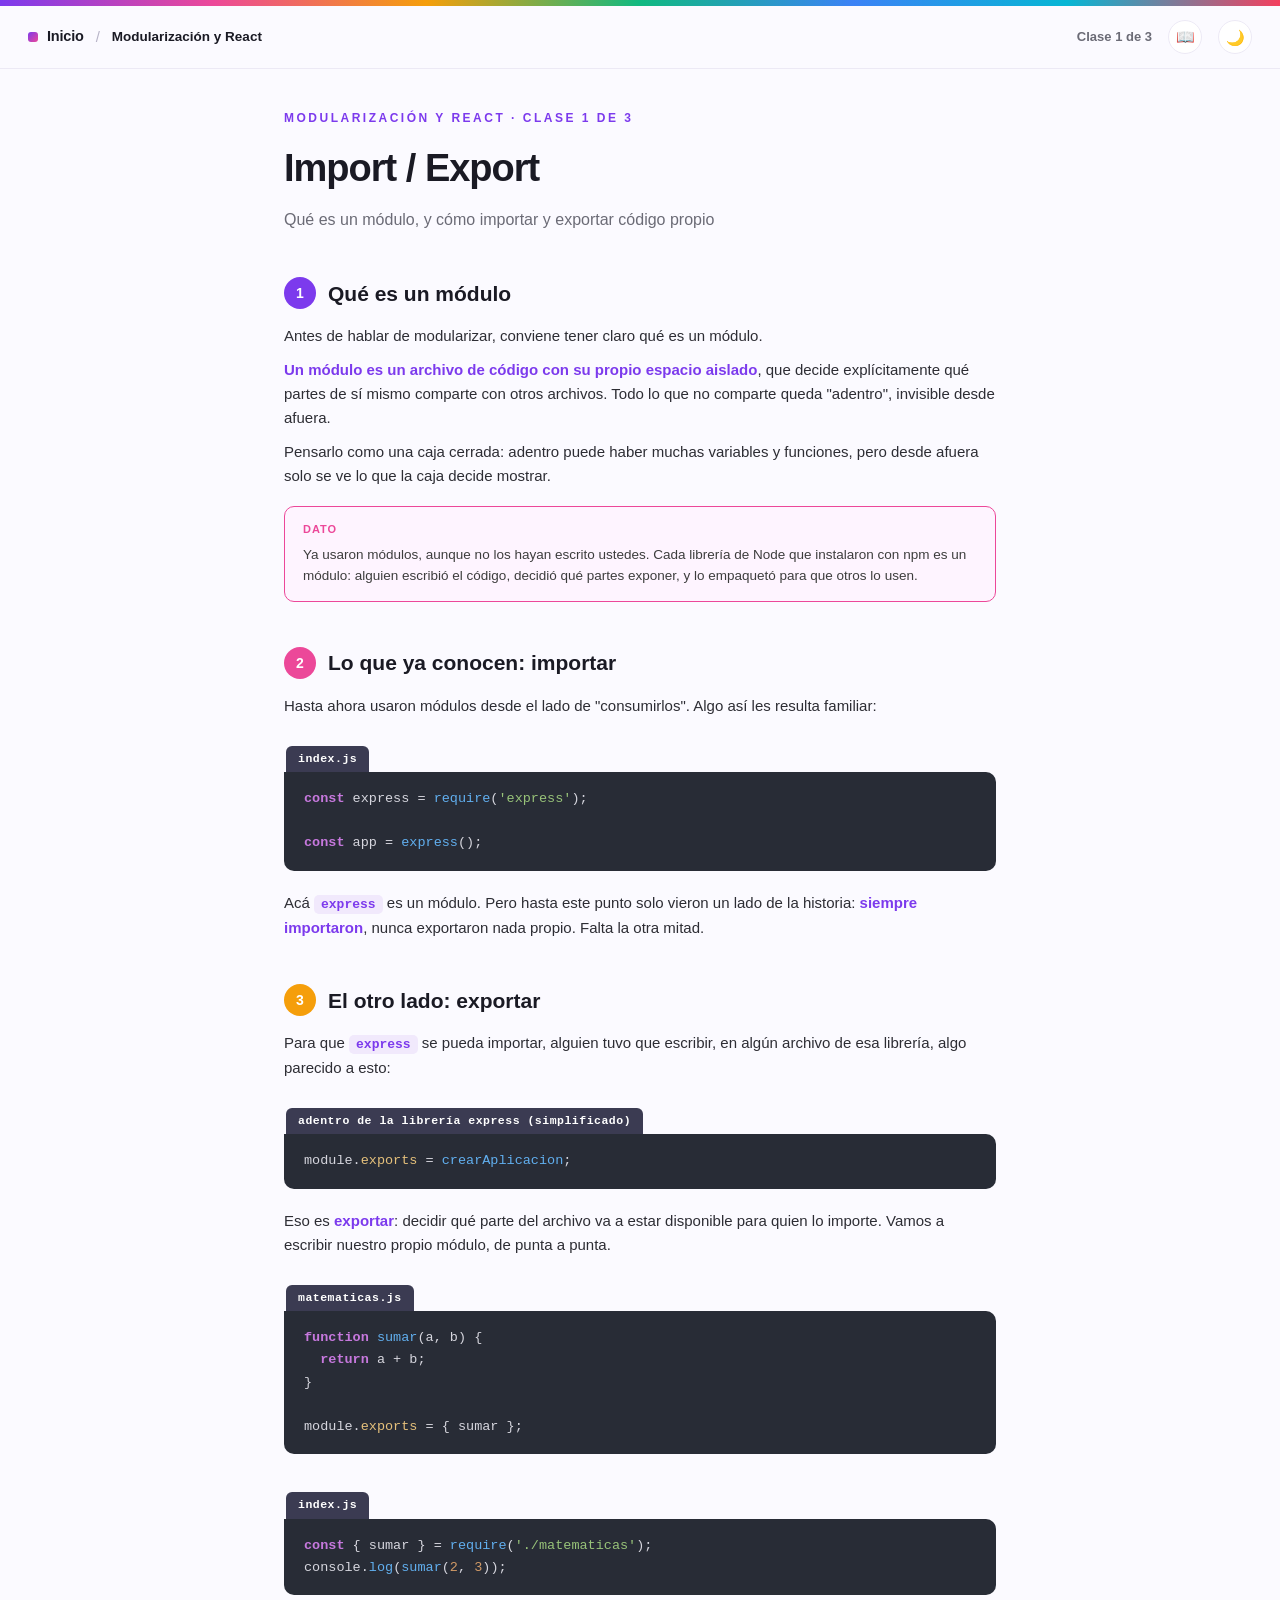
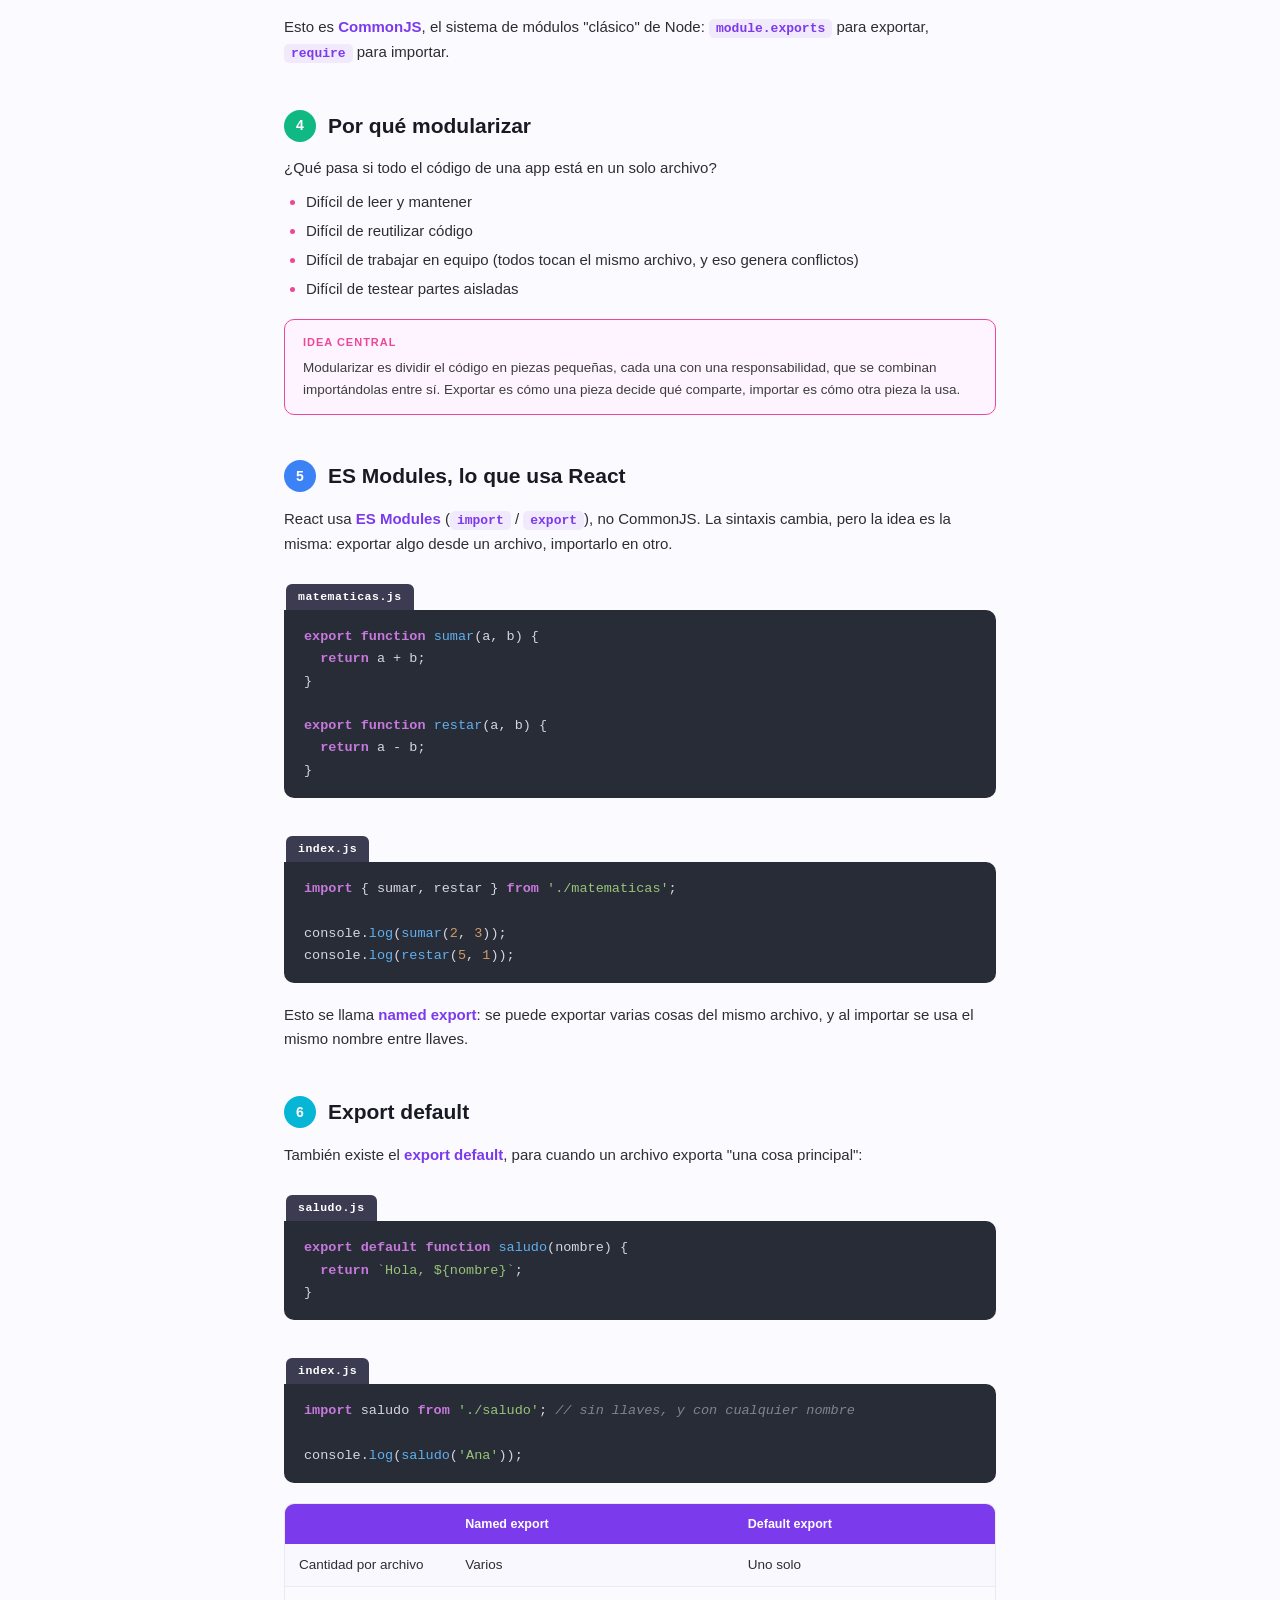
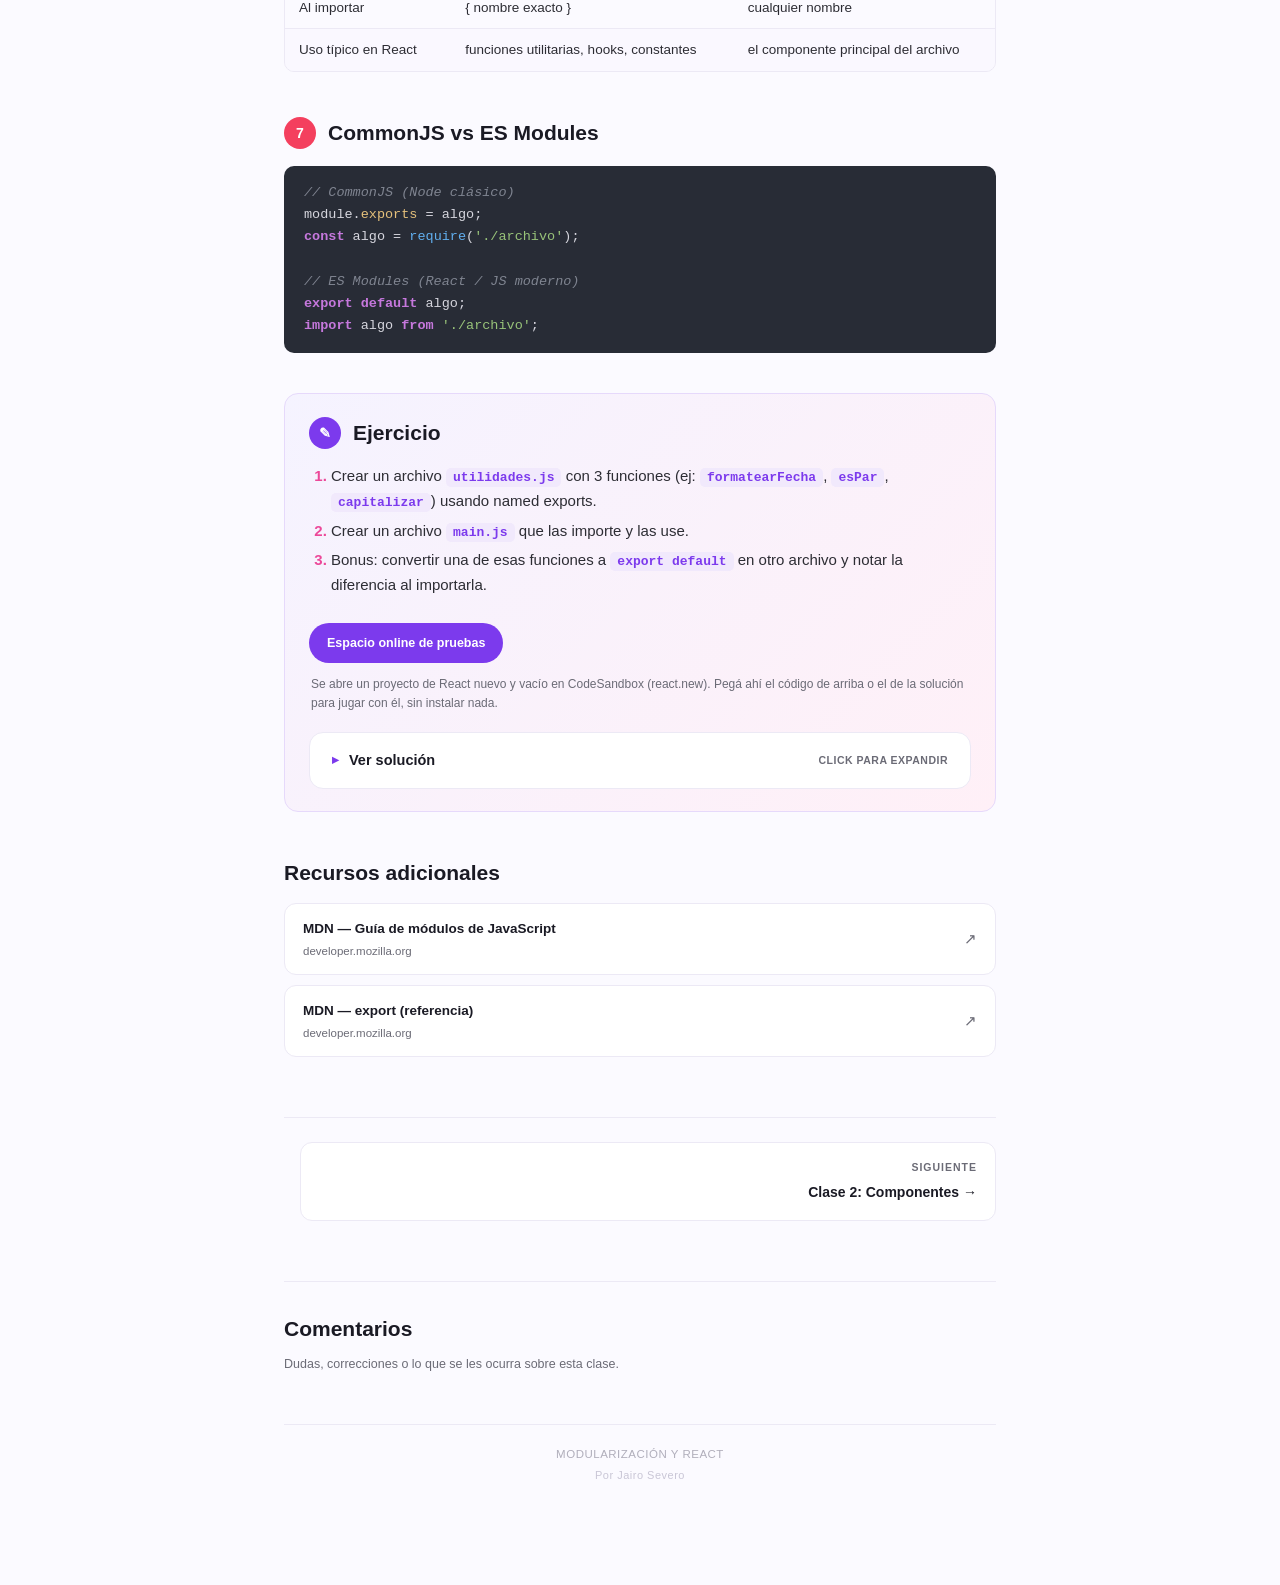
<file: modularizacion-y-react/clase-1.html>
<!DOCTYPE html>
<html lang="es">
<head>
<meta charset="UTF-8">
<meta name="viewport" content="width=device-width, initial-scale=1.0">
<title>Clase 1 · Import / Export</title>
<script>
  (function () {
    try {
      var t = localStorage.getItem('tema');
      if (!t) { t = (window.matchMedia && window.matchMedia('(prefers-color-scheme: dark)').matches) ? 'dark' : 'light'; }
      document.documentElement.setAttribute('data-theme', t);
    } catch (e) {}
  })();
</script>
<link rel="stylesheet" href="../assets/style.css">
</head>
<body>

  <div class="barra-top"></div>
  <nav class="navbar">
    <div class="miga-grupo">
      <a class="marca" href="../index.html"><span class="punto"></span>Inicio</a>
      <span class="miga-sep">/</span>
      <a class="miga-link" href="index.html">Modularización y React</a>
    </div>
    <div class="navbar-derecha">

      <span class="miga">Clase 1 de 3</span>

      <a class="glosario-link" href="../glosario.html" title="Glosario">📖</a>
      <button id="temaToggle" class="tema-toggle" aria-label="Cambiar tema" title="Cambiar tema">🌙</button>

    </div>
  </nav>

  <div class="contenedor">

    <div class="kicker">Modularización y React &middot; Clase 1 de 3</div>
    <h1 class="titulo">Import / Export</h1>
    <p class="subtitulo">Qué es un módulo, y cómo importar y exportar código propio</p>

    <h2 id="s1"><span class="badge" style="background:#7c3aed;">1</span>Qué es un módulo</h2>
    <p>Antes de hablar de modularizar, conviene tener claro qué es un módulo.</p>
    <p><strong>Un módulo es un archivo de código con su propio espacio aislado</strong>, que decide explícitamente qué partes de sí mismo comparte con otros archivos. Todo lo que no comparte queda "adentro", invisible desde afuera.</p>
    <p>Pensarlo como una caja cerrada: adentro puede haber muchas variables y funciones, pero desde afuera solo se ve lo que la caja decide mostrar.</p>

    <div class="nota">
      <span class="etiqueta">Dato</span>
      Ya usaron módulos, aunque no los hayan escrito ustedes. Cada librería de Node que instalaron con npm es un módulo: alguien escribió el código, decidió qué partes exponer, y lo empaquetó para que otros lo usen.
    </div>

    <h2 id="s2"><span class="badge" style="background:#ec4899;">2</span>Lo que ya conocen: importar</h2>
    <p>Hasta ahora usaron módulos desde el lado de "consumirlos". Algo así les resulta familiar:</p>

    <div class="code-label">index.js</div>
    <pre><span class="kw">const</span> express = <span class="fn">require</span>(<span class="str">'express'</span>);

<span class="kw">const</span> app = <span class="fn">express</span>();</pre>

    <p>Acá <code class="inline">express</code> es un módulo. Pero hasta este punto solo vieron un lado de la historia: <strong>siempre importaron</strong>, nunca exportaron nada propio. Falta la otra mitad.</p>

    <h2 id="s3"><span class="badge" style="background:#f59e0b;">3</span>El otro lado: exportar</h2>
    <p>Para que <code class="inline">express</code> se pueda importar, alguien tuvo que escribir, en algún archivo de esa librería, algo parecido a esto:</p>

    <div class="code-label">adentro de la librería express (simplificado)</div>
    <pre>module.<span class="prop">exports</span> = <span class="fn">crearAplicacion</span>;</pre>

    <p>Eso es <strong>exportar</strong>: decidir qué parte del archivo va a estar disponible para quien lo importe. Vamos a escribir nuestro propio módulo, de punta a punta.</p>

    <div class="code-label">matematicas.js</div>
    <pre><span class="kw">function</span> <span class="fn">sumar</span>(a, b) {
  <span class="kw">return</span> a + b;
}

module.<span class="prop">exports</span> = { sumar };</pre>

    <div class="code-label">index.js</div>
    <pre><span class="kw">const</span> { sumar } = <span class="fn">require</span>(<span class="str">'./matematicas'</span>);
console.<span class="fn">log</span>(<span class="fn">sumar</span>(<span class="num">2</span>, <span class="num">3</span>));</pre>

    <p>Esto es <strong>CommonJS</strong>, el sistema de módulos "clásico" de Node: <code class="inline">module.exports</code> para exportar, <code class="inline">require</code> para importar.</p>

    <h2 id="s4"><span class="badge" style="background:#10b981;">4</span>Por qué modularizar</h2>
    <p>¿Qué pasa si todo el código de una app está en un solo archivo?</p>
    <ul>
      <li>Difícil de leer y mantener</li>
      <li>Difícil de reutilizar código</li>
      <li>Difícil de trabajar en equipo (todos tocan el mismo archivo, y eso genera conflictos)</li>
      <li>Difícil de testear partes aisladas</li>
    </ul>

    <div class="nota">
      <span class="etiqueta">Idea central</span>
      Modularizar es dividir el código en piezas pequeñas, cada una con una responsabilidad, que se combinan importándolas entre sí. Exportar es cómo una pieza decide qué comparte, importar es cómo otra pieza la usa.
    </div>

    <h2 id="s5"><span class="badge" style="background:#3b82f6;">5</span>ES Modules, lo que usa React</h2>
    <p>React usa <strong>ES Modules</strong> (<code class="inline">import</code> / <code class="inline">export</code>), no CommonJS. La sintaxis cambia, pero la idea es la misma: exportar algo desde un archivo, importarlo en otro.</p>

    <div class="code-label">matematicas.js</div>
    <pre><span class="kw">export</span> <span class="kw">function</span> <span class="fn">sumar</span>(a, b) {
  <span class="kw">return</span> a + b;
}

<span class="kw">export</span> <span class="kw">function</span> <span class="fn">restar</span>(a, b) {
  <span class="kw">return</span> a - b;
}</pre>

    <div class="code-label">index.js</div>
    <pre><span class="kw">import</span> { sumar, restar } <span class="kw">from</span> <span class="str">'./matematicas'</span>;

console.<span class="fn">log</span>(<span class="fn">sumar</span>(<span class="num">2</span>, <span class="num">3</span>));
console.<span class="fn">log</span>(<span class="fn">restar</span>(<span class="num">5</span>, <span class="num">1</span>));</pre>

    <p>Esto se llama <strong>named export</strong>: se puede exportar varias cosas del mismo archivo, y al importar se usa el mismo nombre entre llaves.</p>

    <h2 id="s6"><span class="badge" style="background:#06b6d4;">6</span>Export default</h2>
    <p>También existe el <strong>export default</strong>, para cuando un archivo exporta "una cosa principal":</p>

    <div class="code-label">saludo.js</div>
    <pre><span class="kw">export default</span> <span class="kw">function</span> <span class="fn">saludo</span>(nombre) {
  <span class="kw">return</span> <span class="str">`Hola, ${nombre}`</span>;
}</pre>

    <div class="code-label">index.js</div>
    <pre><span class="kw">import</span> saludo <span class="kw">from</span> <span class="str">'./saludo'</span>; <span class="cm">// sin llaves, y con cualquier nombre</span>

console.<span class="fn">log</span>(<span class="fn">saludo</span>(<span class="str">'Ana'</span>));</pre>

    <table>
      <tr>
        <th></th>
        <th>Named export</th>
        <th>Default export</th>
      </tr>
      <tr>
        <td>Cantidad por archivo</td>
        <td>Varios</td>
        <td>Uno solo</td>
      </tr>
      <tr>
        <td>Al importar</td>
        <td>{ nombre exacto }</td>
        <td>cualquier nombre</td>
      </tr>
      <tr>
        <td>Uso típico en React</td>
        <td>funciones utilitarias, hooks, constantes</td>
        <td>el componente principal del archivo</td>
      </tr>
    </table>

    <h2 id="s7"><span class="badge" style="background:#f43f5e;">7</span>CommonJS vs ES Modules</h2>
    <pre class="sin-label"><span class="cm">// CommonJS (Node clásico)</span>
module.<span class="prop">exports</span> = algo;
<span class="kw">const</span> algo = <span class="fn">require</span>(<span class="str">'./archivo'</span>);

<span class="cm">// ES Modules (React / JS moderno)</span>
<span class="kw">export default</span> algo;
<span class="kw">import</span> algo <span class="kw">from</span> <span class="str">'./archivo'</span>;</pre>

    <div class="ejercicio">
      <h2 style="margin-top:0;"><span class="badge" style="background:#7c3aed;">✎</span>Ejercicio</h2>
      <ol>
        <li>Crear un archivo <code class="inline">utilidades.js</code> con 3 funciones (ej: <code class="inline">formatearFecha</code>, <code class="inline">esPar</code>, <code class="inline">capitalizar</code>) usando named exports.</li>
        <li>Crear un archivo <code class="inline">main.js</code> que las importe y las use.</li>
        <li>Bonus: convertir una de esas funciones a <code class="inline">export default</code> en otro archivo y notar la diferencia al importarla.</li>
      </ol>

      <a class="playground-link" href="https://react.new" target="_blank" rel="noopener">Espacio online de pruebas</a>
      <p class="playground-nota">Se abre un proyecto de React nuevo y vacío en CodeSandbox (react.new). Pegá ahí el código de arriba o el de la solución para jugar con él, sin instalar nada.</p>

      <details class="solucion">
        <summary>Ver solución<span class="tag">Click para expandir</span></summary>
        <div class="contenido-solucion">

          <div class="code-label">utilidades.js</div>
          <pre><span class="kw">export</span> <span class="kw">function</span> <span class="fn">formatearFecha</span>(fecha) {
  <span class="kw">return</span> fecha.<span class="fn">toLocaleDateString</span>(<span class="str">'es-AR'</span>);
}

<span class="kw">export</span> <span class="kw">function</span> <span class="fn">esPar</span>(numero) {
  <span class="kw">return</span> numero % <span class="num">2</span> === <span class="num">0</span>;
}

<span class="kw">export</span> <span class="kw">function</span> <span class="fn">capitalizar</span>(texto) {
  <span class="kw">return</span> texto.<span class="fn">charAt</span>(<span class="num">0</span>).<span class="fn">toUpperCase</span>() + texto.<span class="fn">slice</span>(<span class="num">1</span>);
}</pre>

          <div class="code-label">main.js</div>
          <pre><span class="kw">import</span> { formatearFecha, esPar, capitalizar } <span class="kw">from</span> <span class="str">'./utilidades'</span>;

console.<span class="fn">log</span>(<span class="fn">formatearFecha</span>(<span class="kw">new</span> <span class="fn">Date</span>()));  <span class="cm">// ej: 18/8/2026</span>
console.<span class="fn">log</span>(<span class="fn">esPar</span>(<span class="num">4</span>));                    <span class="cm">// true</span>
console.<span class="fn">log</span>(<span class="fn">capitalizar</span>(<span class="str">'hola'</span>));       <span class="cm">// Hola</span></pre>

          <h3>Bonus: una de las funciones como default export</h3>
          <div class="code-label">capitalizar.js</div>
          <pre><span class="kw">export default</span> <span class="kw">function</span> <span class="fn">capitalizar</span>(texto) {
  <span class="kw">return</span> texto.<span class="fn">charAt</span>(<span class="num">0</span>).<span class="fn">toUpperCase</span>() + texto.<span class="fn">slice</span>(<span class="num">1</span>);
}</pre>

          <div class="code-label">main.js</div>
          <pre><span class="kw">import</span> capitalizarPalabra <span class="kw">from</span> <span class="str">'./capitalizar'</span>; <span class="cm">// cualquier nombre, sin llaves</span>

console.<span class="fn">log</span>(<span class="fn">capitalizarPalabra</span>(<span class="str">'mundo'</span>)); <span class="cm">// Mundo</span></pre>

          <div class="nota">
            <span class="etiqueta">Para remarcar en clase</span>
            La diferencia clave del bonus no es el resultado, es la importación: sin llaves y con el nombre que cada uno elija, porque el archivo exporta una sola cosa por default.
          </div>

        </div>
      </details>
    </div>

    <div class="recursos">
      <h2>Recursos adicionales</h2>
      <div class="recursos-lista">
      <a class="recurso-link" href="https://developer.mozilla.org/es-ES/docs/Web/JavaScript/Guide/Modules" target="_blank" rel="noopener">
        <div class="info">
          <span class="titulo-recurso">MDN — Guía de módulos de JavaScript</span>
          <span class="dominio-recurso">developer.mozilla.org</span>
        </div>
        <span class="flecha-externa">↗</span>
      </a>
      <a class="recurso-link" href="https://developer.mozilla.org/es-ES/docs/Web/JavaScript/Reference/Statements/export" target="_blank" rel="noopener">
        <div class="info">
          <span class="titulo-recurso">MDN — export (referencia)</span>
          <span class="dominio-recurso">developer.mozilla.org</span>
        </div>
        <span class="flecha-externa">↗</span>
      </a>
      </div>
    </div>

    <div class="nav-clases">
      <span></span>
      <a class="der" href="clase-2.html">
        <span class="eyebrow">Siguiente</span>
        <span class="nombre">Clase 2: Componentes →</span>
      </a>
    </div>

    <div class="comentarios">
      <h2>Comentarios</h2>
      <p class="comentarios-nota">Dudas, correcciones o lo que se les ocurra sobre esta clase.</p>
      <div id="giscus-container"></div>
    </div>

    <div class="pie">
      MODULARIZACIÓN Y REACT
      <span class="firma">Por Jairo Severo</span>
    </div>

  </div>

  <script src="../assets/theme.js" defer></script>
  <script src="../assets/giscus-config.js" defer></script>
  <script src="../assets/comments.js" defer></script>

</body>
</html>
</file>
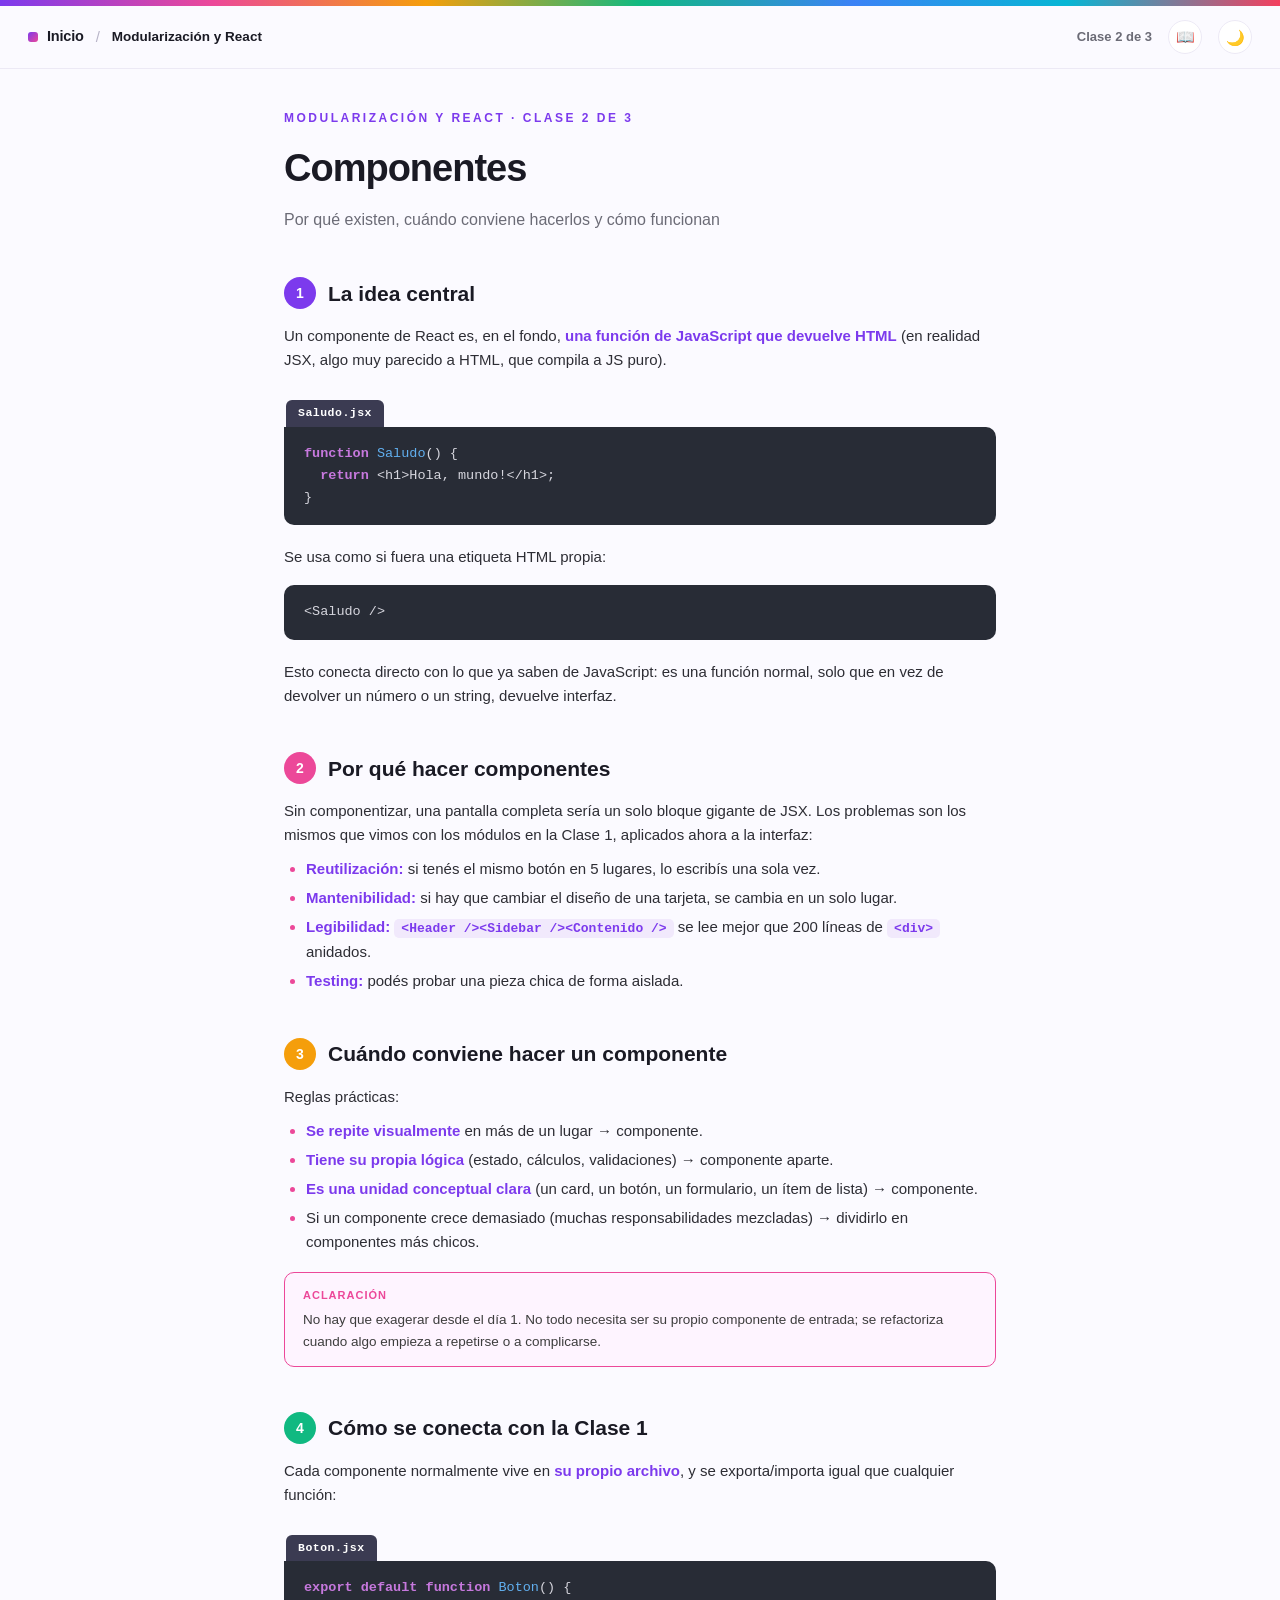
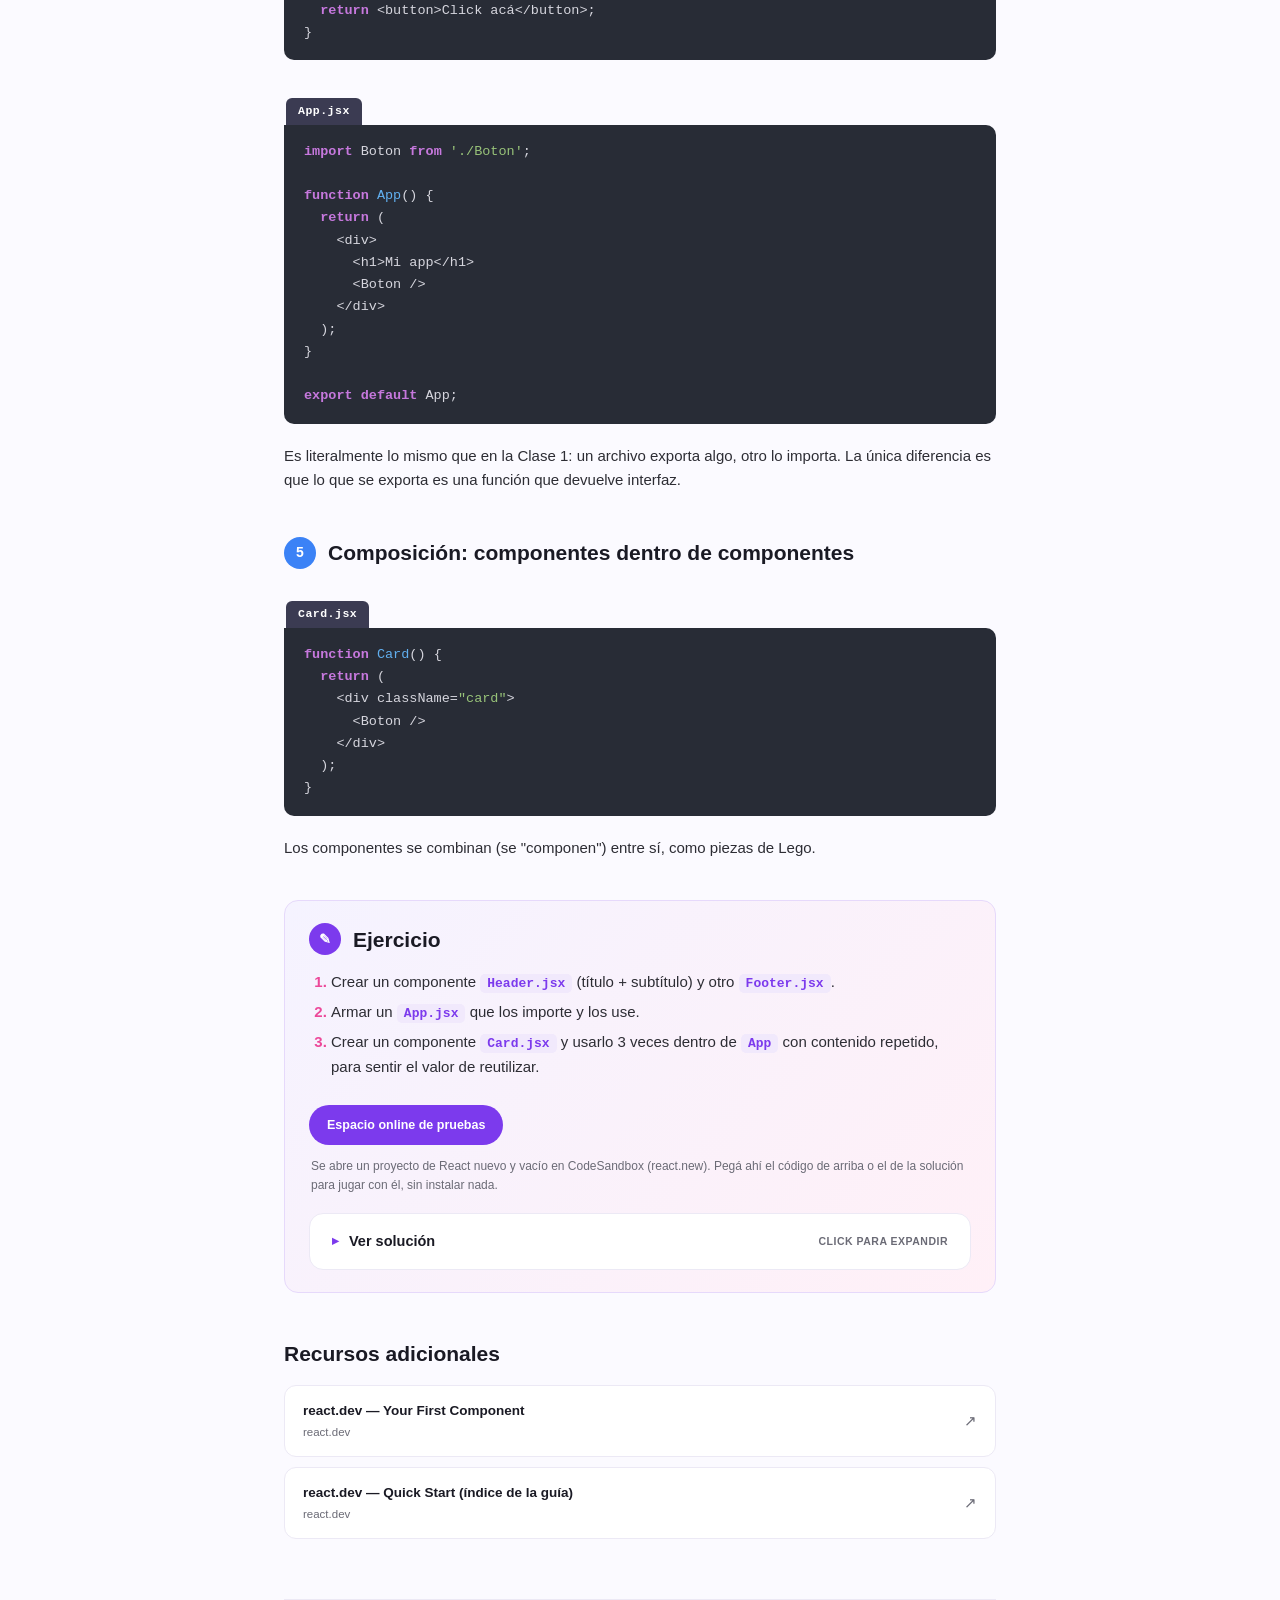
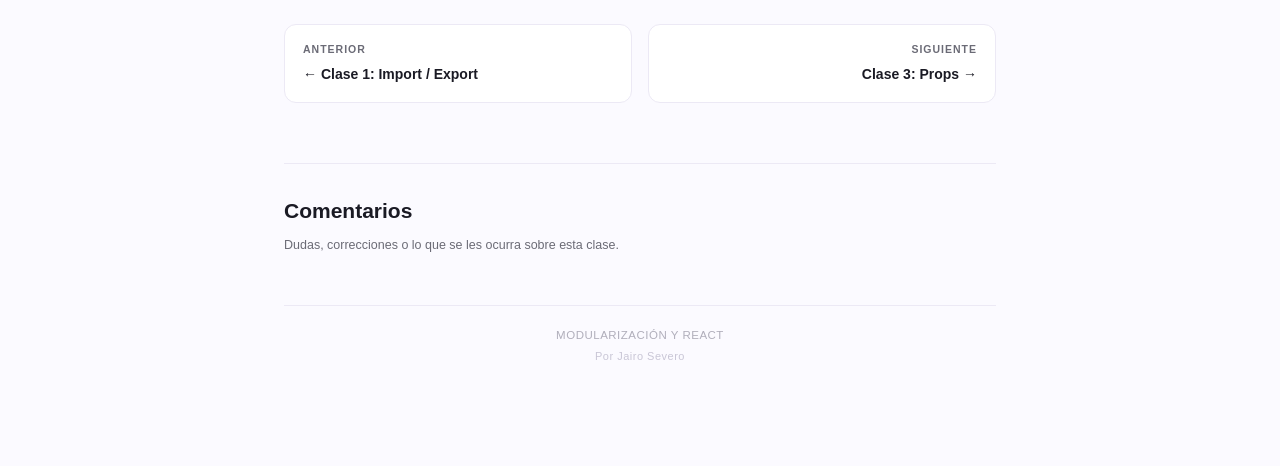
<file: modularizacion-y-react/clase-2.html>
<!DOCTYPE html>
<html lang="es">
<head>
<meta charset="UTF-8">
<meta name="viewport" content="width=device-width, initial-scale=1.0">
<title>Clase 2 · Componentes</title>
<script>
  (function () {
    try {
      var t = localStorage.getItem('tema');
      if (!t) { t = (window.matchMedia && window.matchMedia('(prefers-color-scheme: dark)').matches) ? 'dark' : 'light'; }
      document.documentElement.setAttribute('data-theme', t);
    } catch (e) {}
  })();
</script>
<link rel="stylesheet" href="../assets/style.css">
</head>
<body>

  <div class="barra-top"></div>
  <nav class="navbar">
    <div class="miga-grupo">
      <a class="marca" href="../index.html"><span class="punto"></span>Inicio</a>
      <span class="miga-sep">/</span>
      <a class="miga-link" href="index.html">Modularización y React</a>
    </div>
    <div class="navbar-derecha">

      <span class="miga">Clase 2 de 3</span>

      <a class="glosario-link" href="../glosario.html" title="Glosario">📖</a>
      <button id="temaToggle" class="tema-toggle" aria-label="Cambiar tema" title="Cambiar tema">🌙</button>

    </div>
  </nav>

  <div class="contenedor">

    <div class="kicker">Modularización y React &middot; Clase 2 de 3</div>
    <h1 class="titulo">Componentes</h1>
    <p class="subtitulo">Por qué existen, cuándo conviene hacerlos y cómo funcionan</p>

    <h2 id="s1"><span class="badge" style="background:#7c3aed;">1</span>La idea central</h2>
    <p>Un componente de React es, en el fondo, <strong>una función de JavaScript que devuelve HTML</strong> (en realidad JSX, algo muy parecido a HTML, que compila a JS puro).</p>

    <div class="code-label">Saludo.jsx</div>
    <pre><span class="kw">function</span> <span class="fn">Saludo</span>() {
  <span class="kw">return</span> &lt;h1&gt;Hola, mundo!&lt;/h1&gt;;
}</pre>

    <p>Se usa como si fuera una etiqueta HTML propia:</p>
    <pre class="sin-label">&lt;Saludo /&gt;</pre>

    <p>Esto conecta directo con lo que ya saben de JavaScript: es una función normal, solo que en vez de devolver un número o un string, devuelve interfaz.</p>

    <h2 id="s2"><span class="badge" style="background:#ec4899;">2</span>Por qué hacer componentes</h2>
    <p>Sin componentizar, una pantalla completa sería un solo bloque gigante de JSX. Los problemas son los mismos que vimos con los módulos en la Clase 1, aplicados ahora a la interfaz:</p>
    <ul>
      <li><strong>Reutilización:</strong> si tenés el mismo botón en 5 lugares, lo escribís una sola vez.</li>
      <li><strong>Mantenibilidad:</strong> si hay que cambiar el diseño de una tarjeta, se cambia en un solo lugar.</li>
      <li><strong>Legibilidad:</strong> <code class="inline">&lt;Header /&gt;&lt;Sidebar /&gt;&lt;Contenido /&gt;</code> se lee mejor que 200 líneas de <code class="inline">&lt;div&gt;</code> anidados.</li>
      <li><strong>Testing:</strong> podés probar una pieza chica de forma aislada.</li>
    </ul>

    <h2 id="s3"><span class="badge" style="background:#f59e0b;">3</span>Cuándo conviene hacer un componente</h2>
    <p>Reglas prácticas:</p>
    <ul>
      <li><strong>Se repite visualmente</strong> en más de un lugar → componente.</li>
      <li><strong>Tiene su propia lógica</strong> (estado, cálculos, validaciones) → componente aparte.</li>
      <li><strong>Es una unidad conceptual clara</strong> (un card, un botón, un formulario, un ítem de lista) → componente.</li>
      <li>Si un componente crece demasiado (muchas responsabilidades mezcladas) → dividirlo en componentes más chicos.</li>
    </ul>

    <div class="nota">
      <span class="etiqueta">Aclaración</span>
      No hay que exagerar desde el día 1. No todo necesita ser su propio componente de entrada; se refactoriza cuando algo empieza a repetirse o a complicarse.
    </div>

    <h2 id="s4"><span class="badge" style="background:#10b981;">4</span>Cómo se conecta con la Clase 1</h2>
    <p>Cada componente normalmente vive en <strong>su propio archivo</strong>, y se exporta/importa igual que cualquier función:</p>

    <div class="code-label">Boton.jsx</div>
    <pre><span class="kw">export default</span> <span class="kw">function</span> <span class="fn">Boton</span>() {
  <span class="kw">return</span> &lt;button&gt;Click acá&lt;/button&gt;;
}</pre>

    <div class="code-label">App.jsx</div>
    <pre><span class="kw">import</span> Boton <span class="kw">from</span> <span class="str">'./Boton'</span>;

<span class="kw">function</span> <span class="fn">App</span>() {
  <span class="kw">return</span> (
    &lt;div&gt;
      &lt;h1&gt;Mi app&lt;/h1&gt;
      &lt;Boton /&gt;
    &lt;/div&gt;
  );
}

<span class="kw">export default</span> App;</pre>

    <p>Es literalmente lo mismo que en la Clase 1: un archivo exporta algo, otro lo importa. La única diferencia es que lo que se exporta es una función que devuelve interfaz.</p>

    <h2 id="s5"><span class="badge" style="background:#3b82f6;">5</span>Composición: componentes dentro de componentes</h2>
    <div class="code-label">Card.jsx</div>
    <pre><span class="kw">function</span> <span class="fn">Card</span>() {
  <span class="kw">return</span> (
    &lt;div className=<span class="str">"card"</span>&gt;
      &lt;Boton /&gt;
    &lt;/div&gt;
  );
}</pre>
    <p>Los componentes se combinan (se "componen") entre sí, como piezas de Lego.</p>

    <div class="ejercicio">
      <h2 style="margin-top:0;"><span class="badge" style="background:#7c3aed;">✎</span>Ejercicio</h2>
      <ol>
        <li>Crear un componente <code class="inline">Header.jsx</code> (título + subtítulo) y otro <code class="inline">Footer.jsx</code>.</li>
        <li>Armar un <code class="inline">App.jsx</code> que los importe y los use.</li>
        <li>Crear un componente <code class="inline">Card.jsx</code> y usarlo 3 veces dentro de <code class="inline">App</code> con contenido repetido, para sentir el valor de reutilizar.</li>
      </ol>

      <a class="playground-link" href="https://react.new" target="_blank" rel="noopener">Espacio online de pruebas</a>
      <p class="playground-nota">Se abre un proyecto de React nuevo y vacío en CodeSandbox (react.new). Pegá ahí el código de arriba o el de la solución para jugar con él, sin instalar nada.</p>

      <details class="solucion">
        <summary>Ver solución<span class="tag">Click para expandir</span></summary>
        <div class="contenido-solucion">

          <div class="code-label">Header.jsx</div>
          <pre><span class="kw">export default</span> <span class="kw">function</span> <span class="fn">Header</span>() {
  <span class="kw">return</span> (
    &lt;header&gt;
      &lt;h1&gt;Mi tienda&lt;/h1&gt;
      &lt;p&gt;Productos frescos todos los días&lt;/p&gt;
    &lt;/header&gt;
  );
}</pre>

          <div class="code-label">Footer.jsx</div>
          <pre><span class="kw">export default</span> <span class="kw">function</span> <span class="fn">Footer</span>() {
  <span class="kw">return</span> (
    &lt;footer&gt;
      &lt;p&gt;&amp;copy; 2026 Mi tienda&lt;/p&gt;
    &lt;/footer&gt;
  );
}</pre>

          <div class="code-label">Card.jsx</div>
          <pre><span class="kw">export default</span> <span class="kw">function</span> <span class="fn">Card</span>() {
  <span class="kw">return</span> (
    &lt;div className=<span class="str">"card"</span>&gt;
      &lt;h3&gt;Producto&lt;/h3&gt;
      &lt;p&gt;Descripción genérica del producto&lt;/p&gt;
    &lt;/div&gt;
  );
}</pre>

          <div class="code-label">App.jsx</div>
          <pre><span class="kw">import</span> Header <span class="kw">from</span> <span class="str">'./Header'</span>;
<span class="kw">import</span> Footer <span class="kw">from</span> <span class="str">'./Footer'</span>;
<span class="kw">import</span> Card <span class="kw">from</span> <span class="str">'./Card'</span>;

<span class="kw">function</span> <span class="fn">App</span>() {
  <span class="kw">return</span> (
    &lt;div&gt;
      &lt;Header /&gt;
      &lt;Card /&gt;
      &lt;Card /&gt;
      &lt;Card /&gt;
      &lt;Footer /&gt;
    &lt;/div&gt;
  );
}

<span class="kw">export default</span> App;</pre>

          <div class="nota">
            <span class="etiqueta">Para remarcar en clase</span>
            Las 3 <code class="inline">&lt;Card /&gt;</code> muestran exactamente lo mismo porque el componente no recibe datos desde afuera todavía. Eso es justo lo que vamos a resolver en la Clase 3, con props.
          </div>

        </div>
      </details>
    </div>

    <div class="recursos">
      <h2>Recursos adicionales</h2>
      <div class="recursos-lista">
      <a class="recurso-link" href="https://react.dev/learn/your-first-component" target="_blank" rel="noopener">
        <div class="info">
          <span class="titulo-recurso">react.dev — Your First Component</span>
          <span class="dominio-recurso">react.dev</span>
        </div>
        <span class="flecha-externa">↗</span>
      </a>
      <a class="recurso-link" href="https://react.dev/learn" target="_blank" rel="noopener">
        <div class="info">
          <span class="titulo-recurso">react.dev — Quick Start (índice de la guía)</span>
          <span class="dominio-recurso">react.dev</span>
        </div>
        <span class="flecha-externa">↗</span>
      </a>
      </div>
    </div>

    <div class="nav-clases">
      <a href="clase-1.html">
        <span class="eyebrow">Anterior</span>
        <span class="nombre">← Clase 1: Import / Export</span>
      </a>
      <a class="der" href="clase-3.html">
        <span class="eyebrow">Siguiente</span>
        <span class="nombre">Clase 3: Props →</span>
      </a>
    </div>

    <div class="comentarios">
      <h2>Comentarios</h2>
      <p class="comentarios-nota">Dudas, correcciones o lo que se les ocurra sobre esta clase.</p>
      <div id="giscus-container"></div>
    </div>

    <div class="pie">
      MODULARIZACIÓN Y REACT
      <span class="firma">Por Jairo Severo</span>
    </div>

  </div>

  <script src="../assets/theme.js" defer></script>
  <script src="../assets/giscus-config.js" defer></script>
  <script src="../assets/comments.js" defer></script>

</body>
</html>
</file>
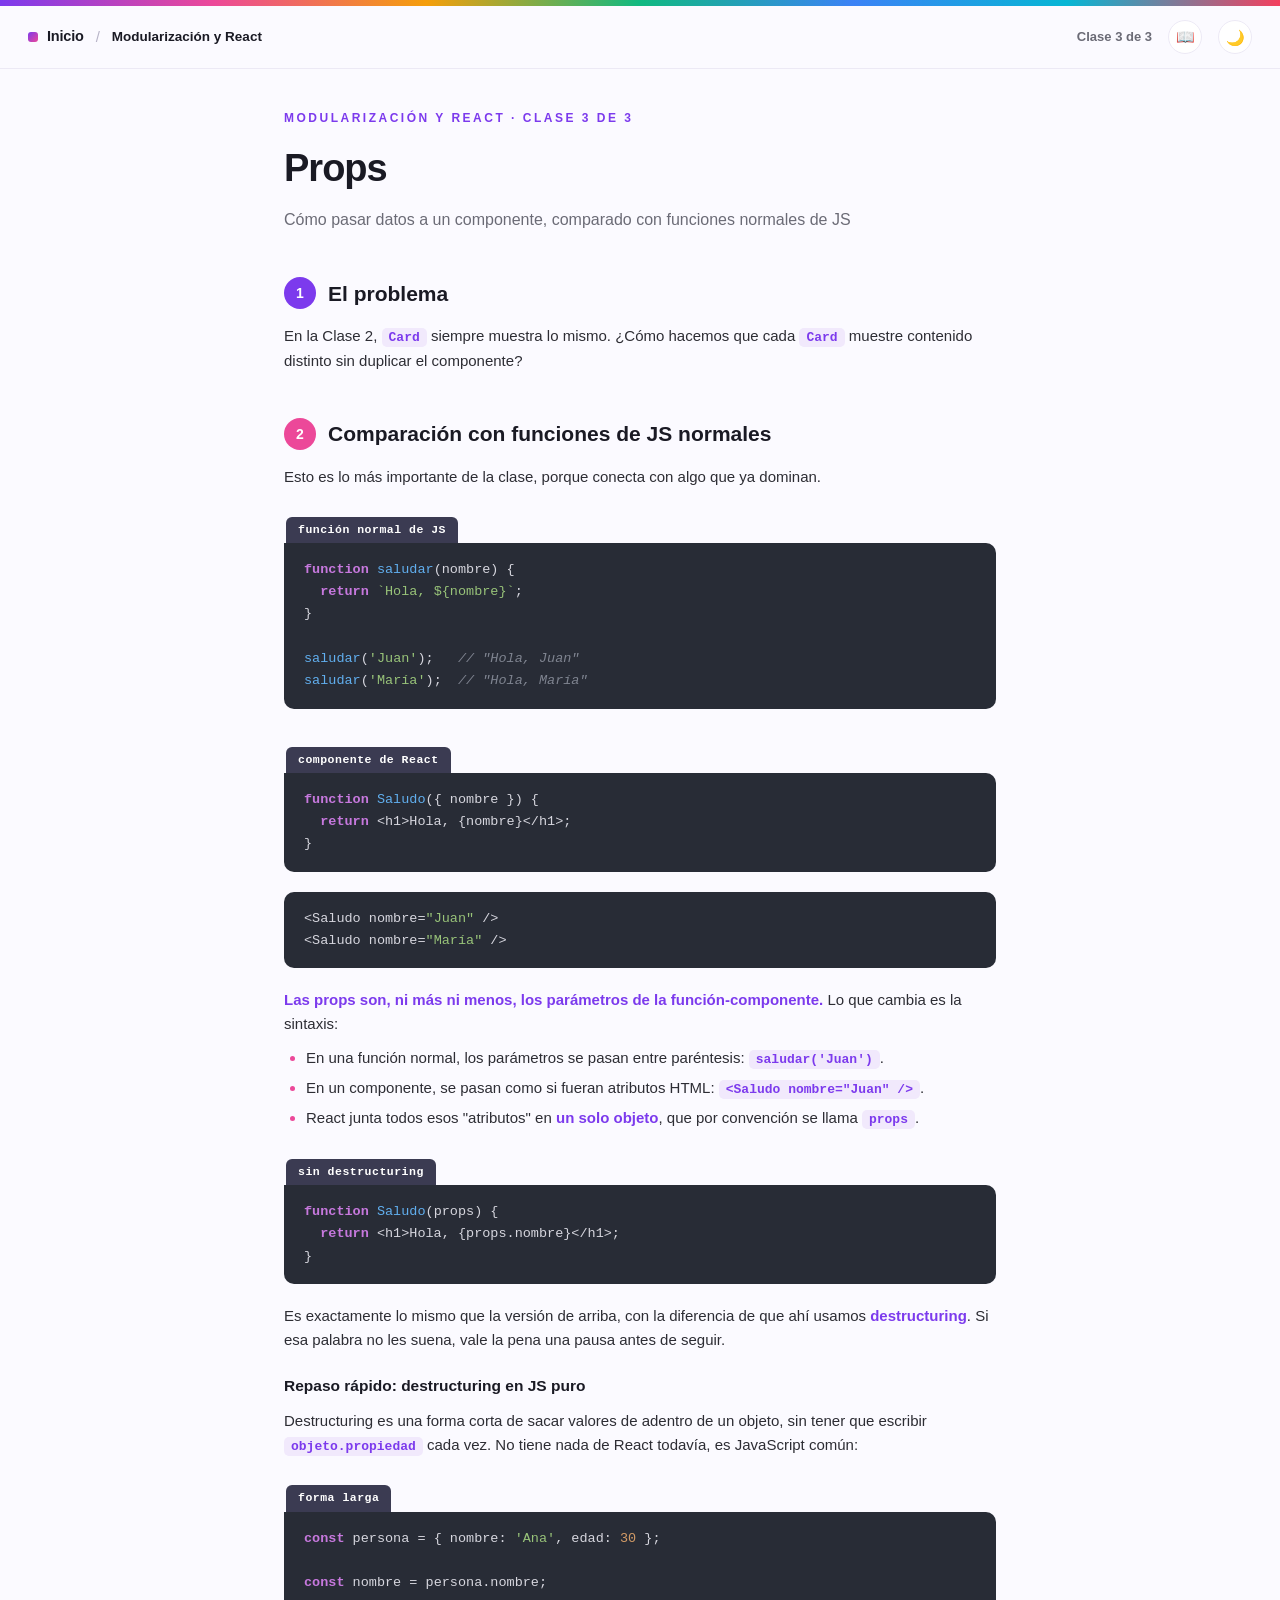
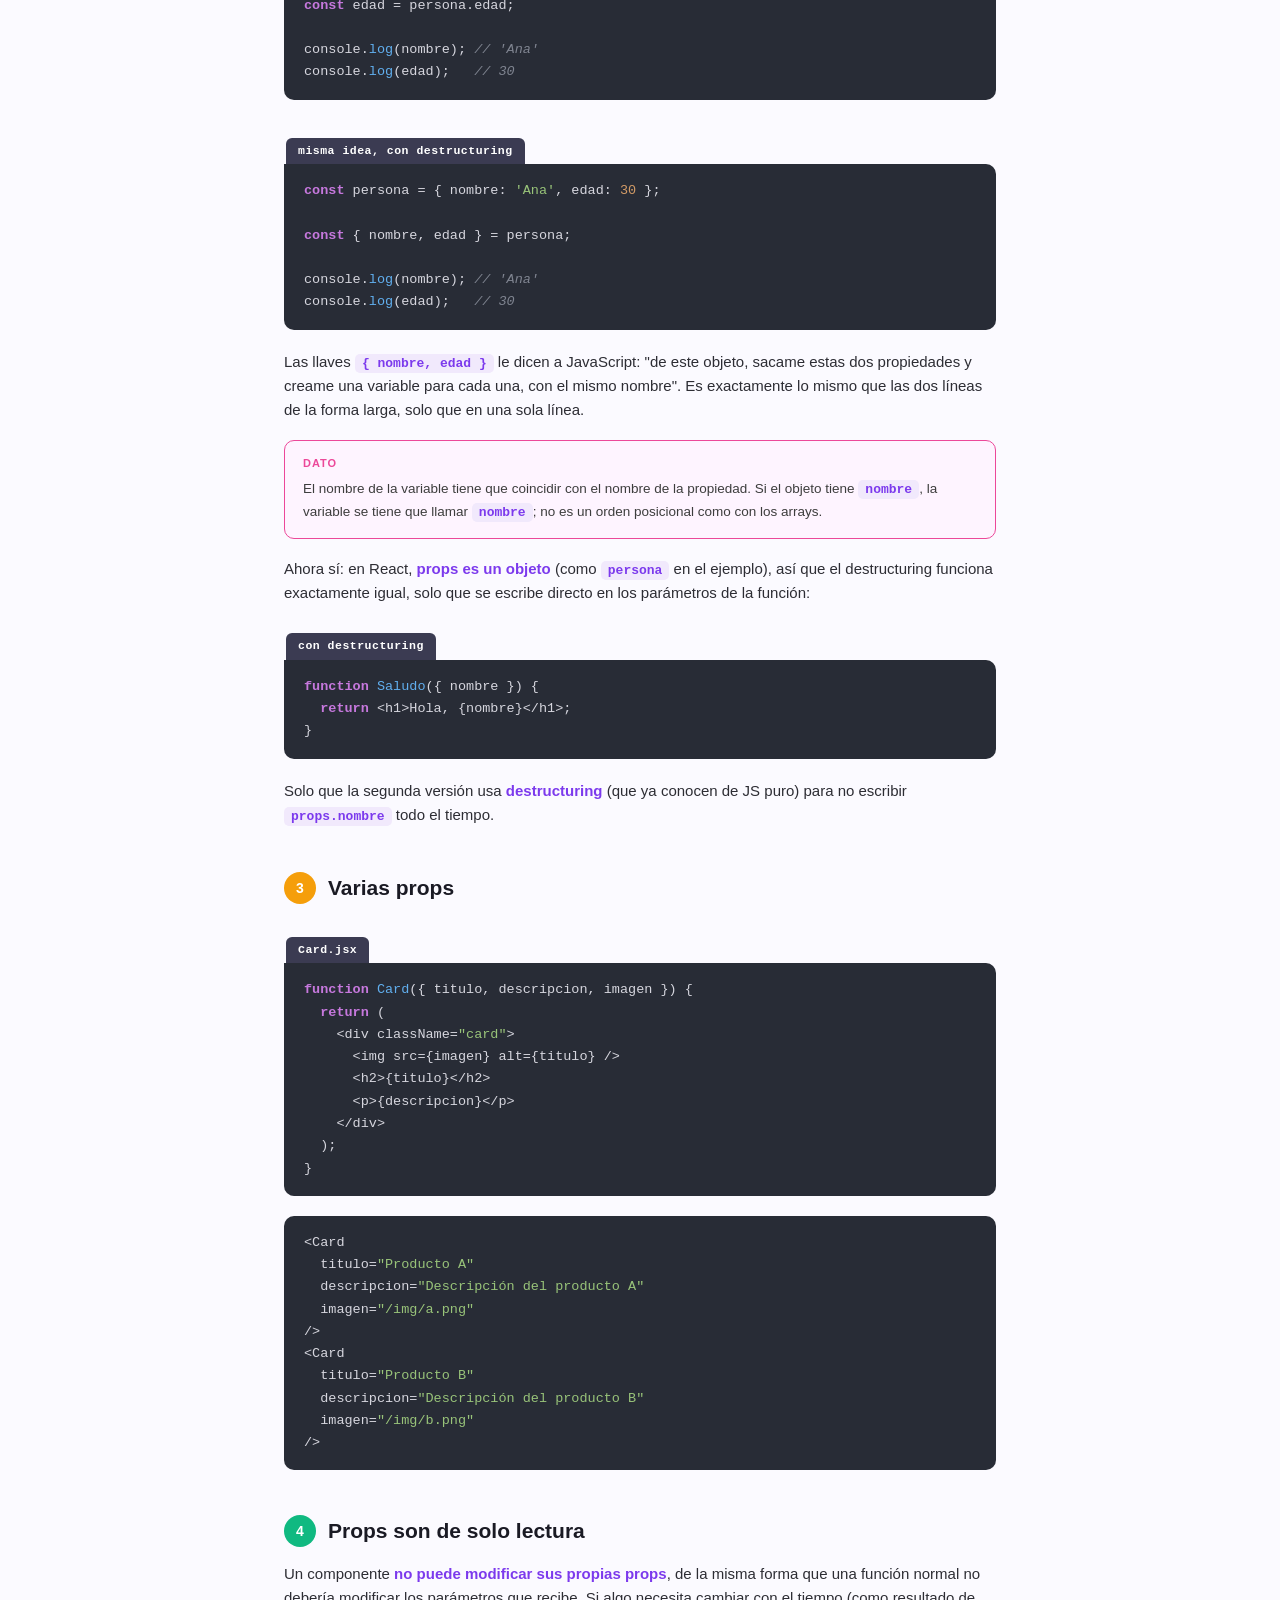
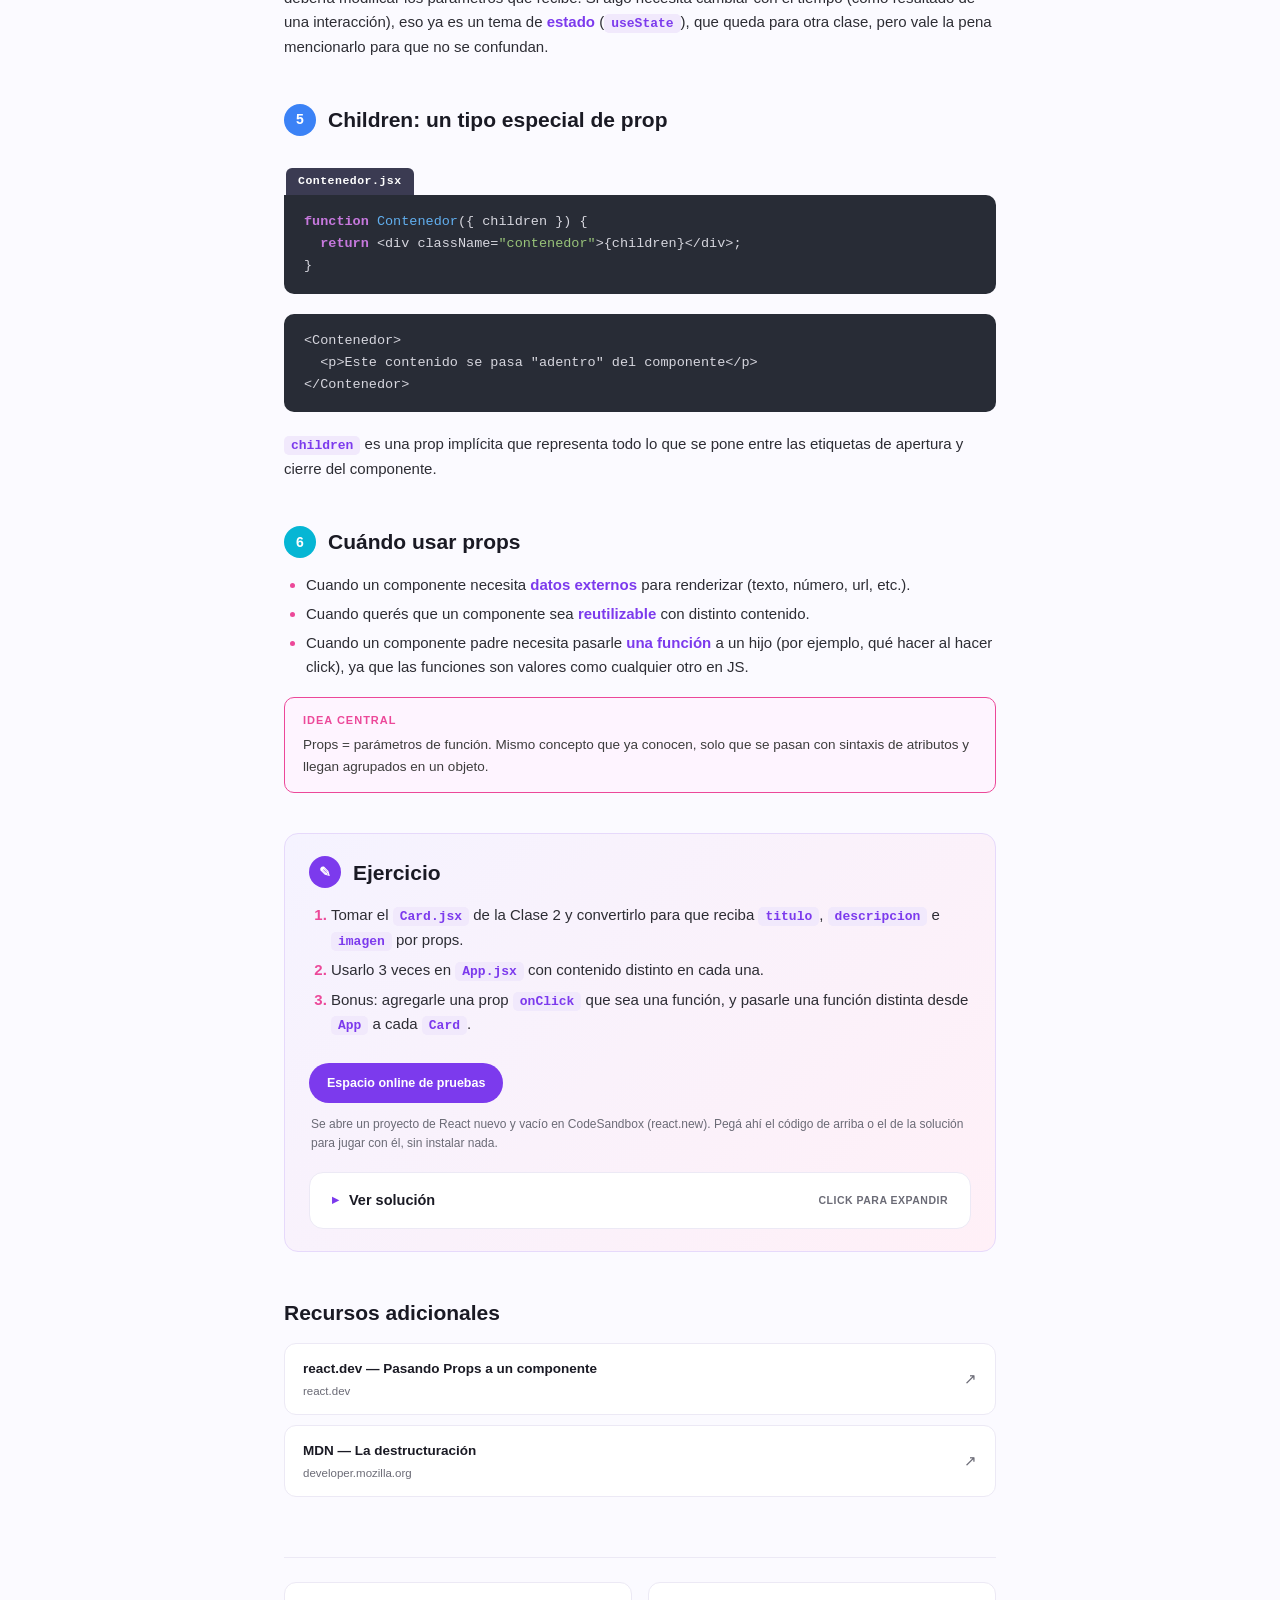
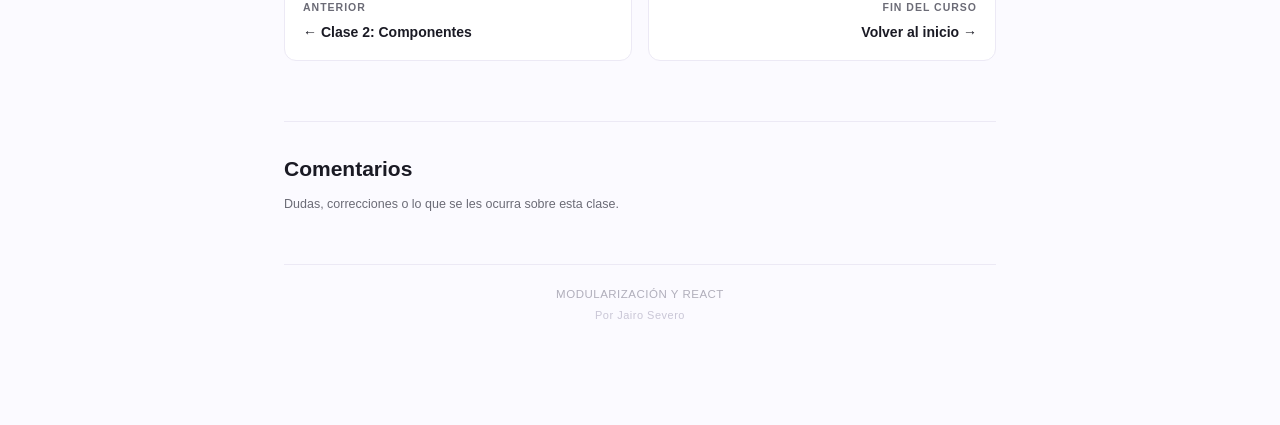
<file: modularizacion-y-react/clase-3.html>
<!DOCTYPE html>
<html lang="es">
<head>
<meta charset="UTF-8">
<meta name="viewport" content="width=device-width, initial-scale=1.0">
<title>Clase 3 · Props</title>
<script>
  (function () {
    try {
      var t = localStorage.getItem('tema');
      if (!t) { t = (window.matchMedia && window.matchMedia('(prefers-color-scheme: dark)').matches) ? 'dark' : 'light'; }
      document.documentElement.setAttribute('data-theme', t);
    } catch (e) {}
  })();
</script>
<link rel="stylesheet" href="../assets/style.css">
</head>
<body>

  <div class="barra-top"></div>
  <nav class="navbar">
    <div class="miga-grupo">
      <a class="marca" href="../index.html"><span class="punto"></span>Inicio</a>
      <span class="miga-sep">/</span>
      <a class="miga-link" href="index.html">Modularización y React</a>
    </div>
    <div class="navbar-derecha">

      <span class="miga">Clase 3 de 3</span>

      <a class="glosario-link" href="../glosario.html" title="Glosario">📖</a>
      <button id="temaToggle" class="tema-toggle" aria-label="Cambiar tema" title="Cambiar tema">🌙</button>

    </div>
  </nav>

  <div class="contenedor">

    <div class="kicker">Modularización y React &middot; Clase 3 de 3</div>
    <h1 class="titulo">Props</h1>
    <p class="subtitulo">Cómo pasar datos a un componente, comparado con funciones normales de JS</p>

    <h2 id="s1"><span class="badge" style="background:#7c3aed;">1</span>El problema</h2>
    <p>En la Clase 2, <code class="inline">Card</code> siempre muestra lo mismo. ¿Cómo hacemos que cada <code class="inline">Card</code> muestre contenido distinto sin duplicar el componente?</p>

    <h2 id="s2"><span class="badge" style="background:#ec4899;">2</span>Comparación con funciones de JS normales</h2>
    <p>Esto es lo más importante de la clase, porque conecta con algo que ya dominan.</p>

    <div class="code-label">función normal de JS</div>
    <pre><span class="kw">function</span> <span class="fn">saludar</span>(nombre) {
  <span class="kw">return</span> <span class="str">`Hola, ${nombre}`</span>;
}

<span class="fn">saludar</span>(<span class="str">'Juan'</span>);   <span class="cm">// "Hola, Juan"</span>
<span class="fn">saludar</span>(<span class="str">'María'</span>);  <span class="cm">// "Hola, María"</span></pre>

    <div class="code-label">componente de React</div>
    <pre><span class="kw">function</span> <span class="fn">Saludo</span>({ nombre }) {
  <span class="kw">return</span> &lt;h1&gt;Hola, {nombre}&lt;/h1&gt;;
}</pre>
    <pre class="sin-label">&lt;Saludo nombre=<span class="str">"Juan"</span> /&gt;
&lt;Saludo nombre=<span class="str">"María"</span> /&gt;</pre>

    <p><strong>Las props son, ni más ni menos, los parámetros de la función-componente.</strong> Lo que cambia es la sintaxis:</p>
    <ul>
      <li>En una función normal, los parámetros se pasan entre paréntesis: <code class="inline">saludar('Juan')</code>.</li>
      <li>En un componente, se pasan como si fueran atributos HTML: <code class="inline">&lt;Saludo nombre="Juan" /&gt;</code>.</li>
      <li>React junta todos esos "atributos" en <strong>un solo objeto</strong>, que por convención se llama <code class="inline">props</code>.</li>
    </ul>

    <div class="code-label">sin destructuring</div>
    <pre><span class="kw">function</span> <span class="fn">Saludo</span>(props) {
  <span class="kw">return</span> &lt;h1&gt;Hola, {props.nombre}&lt;/h1&gt;;
}</pre>

    <p>Es exactamente lo mismo que la versión de arriba, con la diferencia de que ahí usamos <strong>destructuring</strong>. Si esa palabra no les suena, vale la pena una pausa antes de seguir.</p>

    <h3>Repaso rápido: destructuring en JS puro</h3>
    <p>Destructuring es una forma corta de sacar valores de adentro de un objeto, sin tener que escribir <code class="inline">objeto.propiedad</code> cada vez. No tiene nada de React todavía, es JavaScript común:</p>

    <div class="code-label">forma larga</div>
    <pre><span class="kw">const</span> persona = { nombre: <span class="str">'Ana'</span>, edad: <span class="num">30</span> };

<span class="kw">const</span> nombre = persona.nombre;
<span class="kw">const</span> edad = persona.edad;

console.<span class="fn">log</span>(nombre); <span class="cm">// 'Ana'</span>
console.<span class="fn">log</span>(edad);   <span class="cm">// 30</span></pre>

    <div class="code-label">misma idea, con destructuring</div>
    <pre><span class="kw">const</span> persona = { nombre: <span class="str">'Ana'</span>, edad: <span class="num">30</span> };

<span class="kw">const</span> { nombre, edad } = persona;

console.<span class="fn">log</span>(nombre); <span class="cm">// 'Ana'</span>
console.<span class="fn">log</span>(edad);   <span class="cm">// 30</span></pre>

    <p>Las llaves <code class="inline">{ nombre, edad }</code> le dicen a JavaScript: "de este objeto, sacame estas dos propiedades y creame una variable para cada una, con el mismo nombre". Es exactamente lo mismo que las dos líneas de la forma larga, solo que en una sola línea.</p>

    <div class="nota">
      <span class="etiqueta">Dato</span>
      El nombre de la variable tiene que coincidir con el nombre de la propiedad. Si el objeto tiene <code class="inline">nombre</code>, la variable se tiene que llamar <code class="inline">nombre</code>; no es un orden posicional como con los arrays.
    </div>

    <p>Ahora sí: en React, <strong>props es un objeto</strong> (como <code class="inline">persona</code> en el ejemplo), así que el destructuring funciona exactamente igual, solo que se escribe directo en los parámetros de la función:</p>

    <div class="code-label">con destructuring</div>
    <pre><span class="kw">function</span> <span class="fn">Saludo</span>({ nombre }) {
  <span class="kw">return</span> &lt;h1&gt;Hola, {nombre}&lt;/h1&gt;;
}</pre>

    <p>Solo que la segunda versión usa <strong>destructuring</strong> (que ya conocen de JS puro) para no escribir <code class="inline">props.nombre</code> todo el tiempo.</p>

    <h2 id="s3"><span class="badge" style="background:#f59e0b;">3</span>Varias props</h2>
    <div class="code-label">Card.jsx</div>
    <pre><span class="kw">function</span> <span class="fn">Card</span>({ titulo, descripcion, imagen }) {
  <span class="kw">return</span> (
    &lt;div className=<span class="str">"card"</span>&gt;
      &lt;img src={imagen} alt={titulo} /&gt;
      &lt;h2&gt;{titulo}&lt;/h2&gt;
      &lt;p&gt;{descripcion}&lt;/p&gt;
    &lt;/div&gt;
  );
}</pre>

    <pre class="sin-label">&lt;Card
  titulo=<span class="str">"Producto A"</span>
  descripcion=<span class="str">"Descripción del producto A"</span>
  imagen=<span class="str">"/img/a.png"</span>
/&gt;
&lt;Card
  titulo=<span class="str">"Producto B"</span>
  descripcion=<span class="str">"Descripción del producto B"</span>
  imagen=<span class="str">"/img/b.png"</span>
/&gt;</pre>

    <h2 id="s4"><span class="badge" style="background:#10b981;">4</span>Props son de solo lectura</h2>
    <p>Un componente <strong>no puede modificar sus propias props</strong>, de la misma forma que una función normal no debería modificar los parámetros que recibe. Si algo necesita cambiar con el tiempo (como resultado de una interacción), eso ya es un tema de <strong>estado</strong> (<code class="inline">useState</code>), que queda para otra clase, pero vale la pena mencionarlo para que no se confundan.</p>

    <h2 id="s5"><span class="badge" style="background:#3b82f6;">5</span>Children: un tipo especial de prop</h2>
    <div class="code-label">Contenedor.jsx</div>
    <pre><span class="kw">function</span> <span class="fn">Contenedor</span>({ children }) {
  <span class="kw">return</span> &lt;div className=<span class="str">"contenedor"</span>&gt;{children}&lt;/div&gt;;
}</pre>
    <pre class="sin-label">&lt;Contenedor&gt;
  &lt;p&gt;Este contenido se pasa "adentro" del componente&lt;/p&gt;
&lt;/Contenedor&gt;</pre>
    <p><code class="inline">children</code> es una prop implícita que representa todo lo que se pone entre las etiquetas de apertura y cierre del componente.</p>

    <h2 id="s6"><span class="badge" style="background:#06b6d4;">6</span>Cuándo usar props</h2>
    <ul>
      <li>Cuando un componente necesita <strong>datos externos</strong> para renderizar (texto, número, url, etc.).</li>
      <li>Cuando querés que un componente sea <strong>reutilizable</strong> con distinto contenido.</li>
      <li>Cuando un componente padre necesita pasarle <strong>una función</strong> a un hijo (por ejemplo, qué hacer al hacer click), ya que las funciones son valores como cualquier otro en JS.</li>
    </ul>

    <div class="nota">
      <span class="etiqueta">Idea central</span>
      Props = parámetros de función. Mismo concepto que ya conocen, solo que se pasan con sintaxis de atributos y llegan agrupados en un objeto.
    </div>

    <div class="ejercicio">
      <h2 style="margin-top:0;"><span class="badge" style="background:#7c3aed;">✎</span>Ejercicio</h2>
      <ol>
        <li>Tomar el <code class="inline">Card.jsx</code> de la Clase 2 y convertirlo para que reciba <code class="inline">titulo</code>, <code class="inline">descripcion</code> e <code class="inline">imagen</code> por props.</li>
        <li>Usarlo 3 veces en <code class="inline">App.jsx</code> con contenido distinto en cada una.</li>
        <li>Bonus: agregarle una prop <code class="inline">onClick</code> que sea una función, y pasarle una función distinta desde <code class="inline">App</code> a cada <code class="inline">Card</code>.</li>
      </ol>

      <a class="playground-link" href="https://react.new" target="_blank" rel="noopener">Espacio online de pruebas</a>
      <p class="playground-nota">Se abre un proyecto de React nuevo y vacío en CodeSandbox (react.new). Pegá ahí el código de arriba o el de la solución para jugar con él, sin instalar nada.</p>

      <details class="solucion">
        <summary>Ver solución<span class="tag">Click para expandir</span></summary>
        <div class="contenido-solucion">

          <div class="code-label">Card.jsx</div>
          <pre><span class="kw">export default</span> <span class="kw">function</span> <span class="fn">Card</span>({ titulo, descripcion, imagen, onClick }) {
  <span class="kw">return</span> (
    &lt;div className=<span class="str">"card"</span> onClick={onClick}&gt;
      &lt;img src={imagen} alt={titulo} /&gt;
      &lt;h3&gt;{titulo}&lt;/h3&gt;
      &lt;p&gt;{descripcion}&lt;/p&gt;
    &lt;/div&gt;
  );
}</pre>

          <div class="code-label">App.jsx</div>
          <pre><span class="kw">import</span> Card <span class="kw">from</span> <span class="str">'./Card'</span>;

<span class="kw">function</span> <span class="fn">App</span>() {
  <span class="kw">return</span> (
    &lt;div&gt;
      &lt;Card
        titulo=<span class="str">"Producto A"</span>
        descripcion=<span class="str">"El más pedido"</span>
        imagen=<span class="str">"/img/a.png"</span>
        onClick={() =&gt; <span class="fn">alert</span>(<span class="str">'Clickeaste A'</span>)}
      /&gt;
      &lt;Card
        titulo=<span class="str">"Producto B"</span>
        descripcion=<span class="str">"Edición limitada"</span>
        imagen=<span class="str">"/img/b.png"</span>
        onClick={() =&gt; <span class="fn">alert</span>(<span class="str">'Clickeaste B'</span>)}
      /&gt;
      &lt;Card
        titulo=<span class="str">"Producto C"</span>
        descripcion=<span class="str">"Recién llegado"</span>
        imagen=<span class="str">"/img/c.png"</span>
        onClick={() =&gt; <span class="fn">alert</span>(<span class="str">'Clickeaste C'</span>)}
      /&gt;
    &lt;/div&gt;
  );
}

<span class="kw">export default</span> App;</pre>

          <div class="nota">
            <span class="etiqueta">Para remarcar en clase</span>
            El bonus muestra que una prop no tiene por qué ser un dato: acá <code class="inline">onClick</code> es una función distinta en cada tarjeta, pasada de la misma forma que <code class="inline">titulo</code> o <code class="inline">imagen</code>.
          </div>

        </div>
      </details>
    </div>

    <div class="recursos">
      <h2>Recursos adicionales</h2>
      <div class="recursos-lista">
      <a class="recurso-link" href="https://es.react.dev/learn/passing-props-to-a-component" target="_blank" rel="noopener">
        <div class="info">
          <span class="titulo-recurso">react.dev — Pasando Props a un componente</span>
          <span class="dominio-recurso">react.dev</span>
        </div>
        <span class="flecha-externa">↗</span>
      </a>
      <a class="recurso-link" href="https://developer.mozilla.org/es/docs/Web/JavaScript/Reference/Operators/Destructuring" target="_blank" rel="noopener">
        <div class="info">
          <span class="titulo-recurso">MDN — La destructuración</span>
          <span class="dominio-recurso">developer.mozilla.org</span>
        </div>
        <span class="flecha-externa">↗</span>
      </a>
      </div>
    </div>

    <div class="nav-clases">
      <a href="clase-2.html">
        <span class="eyebrow">Anterior</span>
        <span class="nombre">← Clase 2: Componentes</span>
      </a>
      <a class="der" href="index.html">
        <span class="eyebrow">Fin del curso</span>
        <span class="nombre">Volver al inicio →</span>
      </a>
    </div>

    <div class="comentarios">
      <h2>Comentarios</h2>
      <p class="comentarios-nota">Dudas, correcciones o lo que se les ocurra sobre esta clase.</p>
      <div id="giscus-container"></div>
    </div>

    <div class="pie">
      MODULARIZACIÓN Y REACT
      <span class="firma">Por Jairo Severo</span>
    </div>

  </div>

  <script src="../assets/theme.js" defer></script>
  <script src="../assets/giscus-config.js" defer></script>
  <script src="../assets/comments.js" defer></script>

</body>
</html>
</file>
<file: assets/style.css>
/* ============================================================
   Modularización y React — hoja de estilos compartida
   ============================================================ */

:root {
  --purpura: #7c3aed;
  --rosa: #ec4899;
  --naranja: #f59e0b;
  --verde: #10b981;
  --azul: #3b82f6;
  --celeste: #06b6d4;
  --rosado: #f43f5e;

  --tinta: #1a1a24;
  --texto: #2d2d34;
  --texto-suave: #6b6b76;
  --linea: #ece9f5;
  --fondo: #fbfaff;
  --superficie: #ffffff;
  --superficie-alt: #faf8ff;
  --sombra: rgba(26, 26, 36, 0.25);

  --code-bg: #282c36;
  --code-texto: #d6d6de;
  --code-label-bg: #3b3b52;
  --inline-bg: #f1e9fc;
  --inline-color: var(--purpura);

  --nota-bg: #fef4ff;
  --nota-color: #3d3d3d;
  --advertencia-bg: #fff8ec;
  --advertencia-color: #3d3226;
  --advertencia-etiqueta: #b45309;

  --ejercicio-grad-1: #f5f3ff;
  --ejercicio-grad-2: #fff0f7;
  --ejercicio-borde: #e6d9fb;

  --pill-bg: #ece9f5;
  --pill-color: #8a8895;
  --disabled-bg: #f7f6fb;
  --disabled-badge: #c9c6d6;

  --pie-color: #b0aebb;
  --pie-firma: #c9c6d6;
  --navbar-bg: rgba(251, 250, 255, 0.9);
  --miga-sep: #b8b4c8;
}

[data-theme="dark"] {
  --tinta: #f2f0f9;
  --texto: #d3d1de;
  --texto-suave: #948fa4;
  --linea: #322f42;
  --fondo: #15121e;
  --superficie: #1e1b2a;
  --superficie-alt: #211e30;
  --sombra: rgba(0, 0, 0, 0.55);

  --code-bg: #1c1926;
  --code-texto: #d6d6de;
  --code-label-bg: #322e46;
  --inline-bg: #2c2440;
  --inline-color: #c9a9f5;

  --nota-bg: #2a1f30;
  --nota-color: #ecdcef;
  --advertencia-bg: #2c2416;
  --advertencia-color: #f2ddb8;
  --advertencia-etiqueta: #f2b155;

  --ejercicio-grad-1: #221d33;
  --ejercicio-grad-2: #2c1f2a;
  --ejercicio-borde: #3c3350;

  --pill-bg: #2a2738;
  --pill-color: #a29dbb;
  --disabled-bg: #1c1a27;
  --disabled-badge: #4a4560;

  --pie-color: #57536a;
  --pie-firma: #423e54;
  --navbar-bg: rgba(21, 18, 30, 0.85);
  --miga-sep: #423e54;
}

* { box-sizing: border-box; }

html { scroll-behavior: smooth; }

body {
  margin: 0;
  font-family: 'Helvetica Neue', Helvetica, Arial, sans-serif;
  color: var(--texto);
  background: var(--fondo);
  font-size: 15px;
  line-height: 1.6;
  -webkit-font-smoothing: antialiased;
  transition: background-color 0.2s ease, color 0.2s ease;
}

.barra-top {
  height: 6px;
  width: 100%;
  background: linear-gradient(90deg, #7c3aed, #ec4899, #f59e0b, #10b981, #3b82f6, #06b6d4, #f43f5e);
}

a { color: inherit; }

.contenedor p a,
.nota a {
  color: var(--purpura);
  font-weight: 600;
  text-decoration: underline;
  text-decoration-color: #d8c9f7;
  text-underline-offset: 2px;
}
.contenedor p a:hover,
.nota a:hover { text-decoration-color: var(--purpura); }

/* ---------- Navbar ---------- */
.navbar {
  position: sticky;
  top: 0;
  z-index: 20;
  display: flex;
  align-items: center;
  justify-content: space-between;
  padding: 14px 28px;
  background: var(--navbar-bg);
  backdrop-filter: blur(6px);
  border-bottom: 1px solid var(--linea);
}

.navbar .marca {
  display: flex;
  align-items: center;
  gap: 9px;
  font-weight: 800;
  font-size: 14.5px;
  color: var(--tinta);
  text-decoration: none;
  letter-spacing: -0.2px;
}

.navbar .marca .punto {
  width: 10px;
  height: 10px;
  border-radius: 3px;
  background: linear-gradient(135deg, var(--purpura), var(--rosa));
  display: inline-block;
}

.navbar .miga {
  font-size: 13px;
  color: var(--texto-suave);
  font-weight: 600;
}

.navbar .miga-sep {
  color: var(--miga-sep);
  font-weight: 400;
}

.navbar .miga-link {
  font-weight: 700;
  font-size: 13.5px;
  color: var(--tinta);
  text-decoration: none;
}

.navbar .miga-grupo {
  display: flex;
  align-items: center;
  gap: 12px;
}

.navbar-derecha {
  display: flex;
  align-items: center;
  gap: 16px;
}

/* ---------- Toggle de tema ---------- */
.tema-toggle {
  width: 34px;
  height: 34px;
  flex-shrink: 0;
  border-radius: 50%;
  border: 1px solid var(--linea);
  background: var(--superficie);
  cursor: pointer;
  display: flex;
  align-items: center;
  justify-content: center;
  font-size: 15px;
  padding: 0;
  line-height: 1;
  transition: transform 0.15s ease, border-color 0.15s ease;
}
.tema-toggle:hover { transform: scale(1.08); border-color: var(--purpura); }
.tema-toggle:active { transform: scale(0.94); }

/* ---------- Contenedor general ---------- */
.contenedor {
  max-width: 760px;
  margin: 0 auto;
  padding: 40px 24px 80px 24px;
}

/* ---------- Encabezado de clase ---------- */
.kicker {
  text-transform: uppercase;
  letter-spacing: 2.5px;
  font-size: 12px;
  font-weight: 700;
  color: var(--purpura);
  margin-bottom: 10px;
}

h1.titulo {
  font-size: 38px;
  font-weight: 800;
  color: var(--tinta);
  margin: 0 0 8px 0;
  letter-spacing: -1px;
}

.subtitulo {
  font-size: 16px;
  color: var(--texto-suave);
  margin: 0 0 30px 0;
}

/* ---------- Secciones ---------- */
h2 {
  display: flex;
  align-items: center;
  font-size: 21px;
  font-weight: 700;
  color: var(--tinta);
  margin: 44px 0 14px 0;
  scroll-margin-top: 80px;
}

.badge {
  display: inline-flex;
  align-items: center;
  justify-content: center;
  min-width: 32px;
  height: 32px;
  border-radius: 50%;
  color: #ffffff;
  font-size: 14px;
  font-weight: 700;
  margin-right: 12px;
  flex-shrink: 0;
}

h3 {
  font-size: 15.5px;
  color: var(--tinta);
  margin: 22px 0 8px 0;
  font-weight: 700;
}

p { margin: 10px 0; }
strong { color: var(--purpura); }

ul, ol { margin: 10px 0; padding-left: 22px; }
li { margin: 5px 0; }
li::marker { color: var(--rosa); font-weight: 700; }

/* ---------- Código ---------- */
.code-label {
  font-size: 11.5px;
  font-weight: 700;
  color: #ffffff;
  background: var(--code-label-bg);
  display: inline-block;
  padding: 4px 12px;
  border-radius: 6px 6px 0 0;
  font-family: 'SF Mono', 'Courier New', Courier, monospace;
  letter-spacing: 0.5px;
  margin: 18px 0 0 2px;
}

pre {
  background: var(--code-bg);
  border-radius: 0 10px 10px 10px;
  padding: 16px 20px;
  font-family: 'SF Mono', 'Courier New', Courier, monospace;
  font-size: 13.5px;
  line-height: 1.65;
  margin: 0 0 20px 0;
  white-space: pre-wrap;
  color: var(--code-texto);
  overflow-x: auto;
}
pre.sin-label { border-radius: 10px; margin-top: 16px; }

.kw   { color: #c678dd; font-weight: 700; }
.fn   { color: #61afef; }
.str  { color: #98c379; }
.num  { color: #d19a66; }
.cm   { color: #7f8490; font-style: italic; }
.prop { color: #e5c07b; }
.punt { color: #56b6c2; }

code.inline {
  font-family: 'SF Mono', 'Courier New', Courier, monospace;
  background: var(--inline-bg);
  padding: 2px 7px;
  border-radius: 5px;
  font-size: 13px;
  color: var(--inline-color);
  font-weight: 600;
}

/* ---------- Tabla ---------- */
table {
  width: 100%;
  border-collapse: separate;
  border-spacing: 0;
  margin: 14px 0 22px 0;
  font-size: 13.5px;
  border-radius: 10px;
  overflow: hidden;
  border: 1px solid var(--linea);
}
th {
  text-align: left;
  background: var(--purpura);
  color: #ffffff;
  padding: 10px 14px;
  font-weight: 700;
  font-size: 12.5px;
}
td { padding: 10px 14px; border-bottom: 1px solid var(--linea); }
tr:nth-child(even) td { background: var(--superficie-alt); }
tr:last-child td { border-bottom: none; }

/* ---------- Callout ---------- */
.nota {
  background: var(--nota-bg);
  border: 1.5px solid var(--rosa);
  border-radius: 10px;
  padding: 14px 18px;
  margin: 18px 0;
  font-size: 13.5px;
  color: var(--nota-color);
}
.nota .etiqueta {
  font-weight: 800;
  color: var(--rosa);
  text-transform: uppercase;
  font-size: 11px;
  letter-spacing: 1px;
  margin-bottom: 5px;
  display: block;
}

/* ---------- Advertencia (más énfasis que .nota) ---------- */
.advertencia {
  background: var(--advertencia-bg);
  border: 2px solid var(--naranja);
  border-radius: 10px;
  padding: 16px 20px;
  margin: 20px 0;
  font-size: 14px;
  color: var(--advertencia-color);
  display: flex;
  gap: 14px;
  align-items: flex-start;
  box-shadow: 0 4px 18px -10px rgba(245, 158, 11, 0.45);
}
.advertencia .icono {
  flex-shrink: 0;
  width: 30px;
  height: 30px;
  border-radius: 50%;
  background: var(--naranja);
  color: #ffffff;
  font-weight: 800;
  font-size: 15px;
  display: flex;
  align-items: center;
  justify-content: center;
}
.advertencia .cuerpo .etiqueta {
  font-weight: 800;
  color: var(--advertencia-etiqueta);
  text-transform: uppercase;
  font-size: 11.5px;
  letter-spacing: 1px;
  margin-bottom: 5px;
  display: block;
}
.advertencia strong { color: var(--advertencia-etiqueta); }

/* ---------- Ejercicio ---------- */
.ejercicio {
  margin-top: 40px;
  padding: 22px 24px;
  border-radius: 14px;
  background: linear-gradient(135deg, var(--ejercicio-grad-1), var(--ejercicio-grad-2));
  border: 1.5px solid var(--ejercicio-borde);
}
.ejercicio h2 { margin-top: 0; }
.ejercicio ol { margin-top: 10px; }

/* ---------- Solución (colapsable) ---------- */
details.solucion {
  margin-top: 18px;
  border-radius: 14px;
  border: 1.5px solid var(--linea);
  background: var(--superficie);
  overflow: hidden;
}
details.solucion > summary {
  list-style: none;
  cursor: pointer;
  padding: 16px 22px;
  font-weight: 700;
  font-size: 14.5px;
  color: var(--tinta);
  display: flex;
  align-items: center;
  gap: 10px;
  user-select: none;
}
details.solucion > summary::-webkit-details-marker { display: none; }
details.solucion > summary::before {
  content: "▸";
  color: var(--purpura);
  transition: transform 0.15s ease;
  font-size: 13px;
}
details.solucion[open] > summary::before { transform: rotate(90deg); }
details.solucion > summary .tag {
  margin-left: auto;
  font-size: 10.5px;
  font-weight: 700;
  text-transform: uppercase;
  letter-spacing: 0.5px;
  color: var(--texto-suave);
}
details.solucion .contenido-solucion {
  padding: 4px 22px 22px 22px;
  border-top: 1px solid var(--linea);
  padding-top: 18px;
}

/* ---------- Navegación inferior entre clases ---------- */
.nav-clases {
  margin-top: 60px;
  padding-top: 24px;
  border-top: 1px solid var(--linea);
  display: flex;
  justify-content: space-between;
  gap: 16px;
}

.nav-clases a {
  flex: 1;
  text-decoration: none;
  padding: 16px 18px;
  border-radius: 12px;
  border: 1px solid var(--linea);
  background: var(--superficie);
  transition: border-color 0.15s ease, transform 0.15s ease;
}
.nav-clases a:hover { border-color: var(--purpura); transform: translateY(-1px); }
.nav-clases a.der { text-align: right; }
.nav-clases .eyebrow {
  display: block;
  font-size: 10.5px;
  text-transform: uppercase;
  letter-spacing: 1px;
  font-weight: 700;
  color: var(--texto-suave);
  margin-bottom: 4px;
}
.nav-clases .nombre { font-weight: 700; color: var(--tinta); font-size: 14px; }

.pie {
  margin-top: 50px;
  padding-top: 20px;
  border-top: 1px solid var(--linea);
  font-size: 11.5px;
  color: var(--pie-color);
  text-align: center;
  letter-spacing: 0.5px;
  padding-bottom: 20px;
}
.pie .firma { display: block; margin-top: 4px; font-size: 11px; color: var(--pie-firma); }

/* ============================================================
   Estilos específicos del hub (index.html)
   ============================================================ */

.hero {
  max-width: 760px;
  margin: 0 auto;
  padding: 64px 24px 20px 24px;
  text-align: center;
}

.hero .kicker { justify-content: center; }

.hero h1 {
  font-size: 44px;
  font-weight: 800;
  letter-spacing: -1.2px;
  margin: 0 0 14px 0;
  color: var(--tinta);
}

.hero p.lead {
  font-size: 16.5px;
  color: var(--texto-suave);
  max-width: 520px;
  margin: 0 auto;
}

.card-grid {
  max-width: 760px;
  margin: 44px auto 0 auto;
  padding: 0 24px 100px 24px;
  display: flex;
  flex-direction: column;
  gap: 16px;
}

.card-clase {
  display: flex;
  align-items: center;
  gap: 20px;
  padding: 22px 24px;
  border-radius: 16px;
  border: 1px solid var(--linea);
  background: var(--superficie);
  text-decoration: none;
  transition: border-color 0.15s ease, transform 0.15s ease, box-shadow 0.15s ease;
}

.card-clase:hover {
  transform: translateY(-2px);
  box-shadow: 0 10px 30px -14px var(--sombra);
}

.card-clase .num-grande {
  flex-shrink: 0;
  width: 52px;
  height: 52px;
  border-radius: 14px;
  display: flex;
  align-items: center;
  justify-content: center;
  color: #ffffff;
  font-size: 21px;
  font-weight: 800;
}

.card-clase .texto { flex: 1; }

.card-clase .eyebrow {
  font-size: 11px;
  text-transform: uppercase;
  letter-spacing: 1px;
  font-weight: 700;
  color: var(--texto-suave);
  margin-bottom: 3px;
}

.card-clase h2 {
  margin: 0 0 4px 0;
  font-size: 19px;
  display: block;
}

.card-clase p {
  margin: 0;
  font-size: 13.5px;
  color: var(--texto-suave);
}

.card-clase .flecha {
  flex-shrink: 0;
  font-size: 20px;
  color: #c9c6d6;
  transition: transform 0.15s ease, color 0.15s ease;
}
.card-clase:hover .flecha { transform: translateX(3px); color: var(--purpura); }

/* ---------- Tarjeta deshabilitada (próximamente) ---------- */
.card-clase.disabled {
  cursor: not-allowed;
  opacity: 0.6;
  background: var(--disabled-bg);
}
.card-clase.disabled:hover {
  transform: none;
  box-shadow: none;
}
.card-clase.disabled .num-grande { background: var(--disabled-badge) !important; }

.pill-proximamente {
  flex-shrink: 0;
  font-size: 10.5px;
  font-weight: 800;
  text-transform: uppercase;
  letter-spacing: 0.6px;
  color: var(--pill-color);
  background: var(--pill-bg);
  padding: 6px 12px;
  border-radius: 999px;
  white-space: nowrap;
}

.pie-hub .firma {
  display: block;
  margin-top: 4px;
  font-size: 11px;
  color: var(--pie-firma);
}

.pie-hub {
  text-align: center;
  font-size: 12px;
  color: var(--pie-color);
  letter-spacing: 0.5px;
  padding-bottom: 20px;
}

/* ---------- Comentarios (giscus) ---------- */
.comentarios {
  margin-top: 60px;
  padding-top: 30px;
  border-top: 1px solid var(--linea);
}
.comentarios h2 {
  margin-top: 0;
}
.comentarios-nota {
  font-size: 12.5px;
  color: var(--texto-suave);
  margin-top: -6px;
}

/* ---------- Sugerí una clase ---------- */
.sugerencia-cta {
  max-width: 760px;
  margin: 0 auto 40px auto;
  padding: 0 24px;
  text-align: center;
  display: flex;
  flex-wrap: wrap;
  justify-content: center;
  gap: 12px;
}
.sugerencia-cta a {
  display: inline-flex;
  align-items: center;
  gap: 8px;
  padding: 11px 20px;
  border-radius: 999px;
  border: 1.5px solid var(--linea);
  background: var(--superficie);
  color: var(--tinta);
  font-weight: 700;
  font-size: 13.5px;
  text-decoration: none;
  transition: border-color 0.15s ease, transform 0.15s ease;
}
.sugerencia-cta a:hover { border-color: var(--purpura); transform: translateY(-1px); }

/* ---------- Glosario: link de acceso en navbar ---------- */
.glosario-link {
  width: 34px;
  height: 34px;
  flex-shrink: 0;
  border-radius: 50%;
  border: 1px solid var(--linea);
  background: var(--superficie);
  display: flex;
  align-items: center;
  justify-content: center;
  font-size: 15px;
  text-decoration: none;
  transition: transform 0.15s ease, border-color 0.15s ease;
}
.glosario-link:hover { transform: scale(1.08); border-color: var(--purpura); }

/* ---------- Recursos adicionales (por clase) ---------- */
.recursos {
  margin-top: 44px;
}
.recursos h2 { margin-top: 0; }
.recursos-lista {
  display: flex;
  flex-direction: column;
  gap: 10px;
  margin-top: 12px;
}
.recurso-link {
  display: flex;
  align-items: center;
  justify-content: space-between;
  gap: 14px;
  padding: 14px 18px;
  border-radius: 12px;
  border: 1px solid var(--linea);
  background: var(--superficie);
  text-decoration: none;
  transition: border-color 0.15s ease, transform 0.15s ease;
}
.recurso-link:hover { border-color: var(--purpura); transform: translateY(-1px); }
.recurso-link .info { display: flex; flex-direction: column; gap: 2px; }
.recurso-link .titulo-recurso { font-weight: 700; font-size: 13.5px; color: var(--tinta); }
.recurso-link .dominio-recurso { font-size: 11.5px; color: var(--texto-suave); }
.recurso-link .flecha-externa { flex-shrink: 0; font-size: 15px; color: var(--texto-suave); }

/* ---------- Playground embebido (link a sandbox) ---------- */
.playground-link {
  display: inline-flex;
  align-items: center;
  gap: 8px;
  margin: 16px 0 4px 0;
  padding: 10px 18px;
  border-radius: 999px;
  background: var(--purpura);
  color: #ffffff;
  font-weight: 700;
  font-size: 12.5px;
  text-decoration: none;
  transition: transform 0.15s ease, box-shadow 0.15s ease;
}
.playground-link:hover { transform: translateY(-1px); box-shadow: 0 10px 24px -12px var(--sombra); }
.playground-nota {
  font-size: 12px;
  color: var(--texto-suave);
  margin: 8px 0 0 2px;
}

/* ---------- Glosario: página ---------- */
.glosario-filtro {
  width: 100%;
  padding: 13px 18px;
  border-radius: 12px;
  border: 1.5px solid var(--linea);
  background: var(--superficie);
  color: var(--texto);
  font-size: 14.5px;
  margin: 8px 0 34px 0;
  outline: none;
  font-family: inherit;
  transition: border-color 0.15s ease;
}
.glosario-filtro::placeholder { color: var(--texto-suave); }
.glosario-filtro:focus { border-color: var(--purpura); }

.termino {
  padding: 15px 18px;
  border-radius: 12px;
  border: 1px solid var(--linea);
  background: var(--superficie);
  margin-bottom: 10px;
}
.termino .nombre-termino {
  display: flex;
  align-items: baseline;
  justify-content: space-between;
  gap: 12px;
  margin-bottom: 5px;
}
.termino .nombre-termino strong {
  font-size: 14.5px;
  color: var(--tinta);
}
.termino .ver-clase {
  flex-shrink: 0;
  font-size: 11px;
  font-weight: 700;
  color: var(--purpura);
  text-decoration: none;
  white-space: nowrap;
}
.termino .ver-clase:hover { text-decoration: underline; }
.termino p { margin: 0; font-size: 13.5px; color: var(--texto); }
.termino.oculto { display: none; }

/* ---------- Responsive ---------- */
@media (max-width: 560px) {
  h1.titulo { font-size: 29px; }
  .hero h1 { font-size: 32px; }
  .contenedor { padding: 28px 18px 60px 18px; }
  .card-clase { padding: 18px; gap: 14px; }
  .nav-clases { flex-direction: column; }
  .nav-clases a.der { text-align: left; }
  .recurso-link { flex-direction: column; align-items: flex-start; }
  .termino .nombre-termino { flex-direction: column; gap: 2px; }
}
</file>
